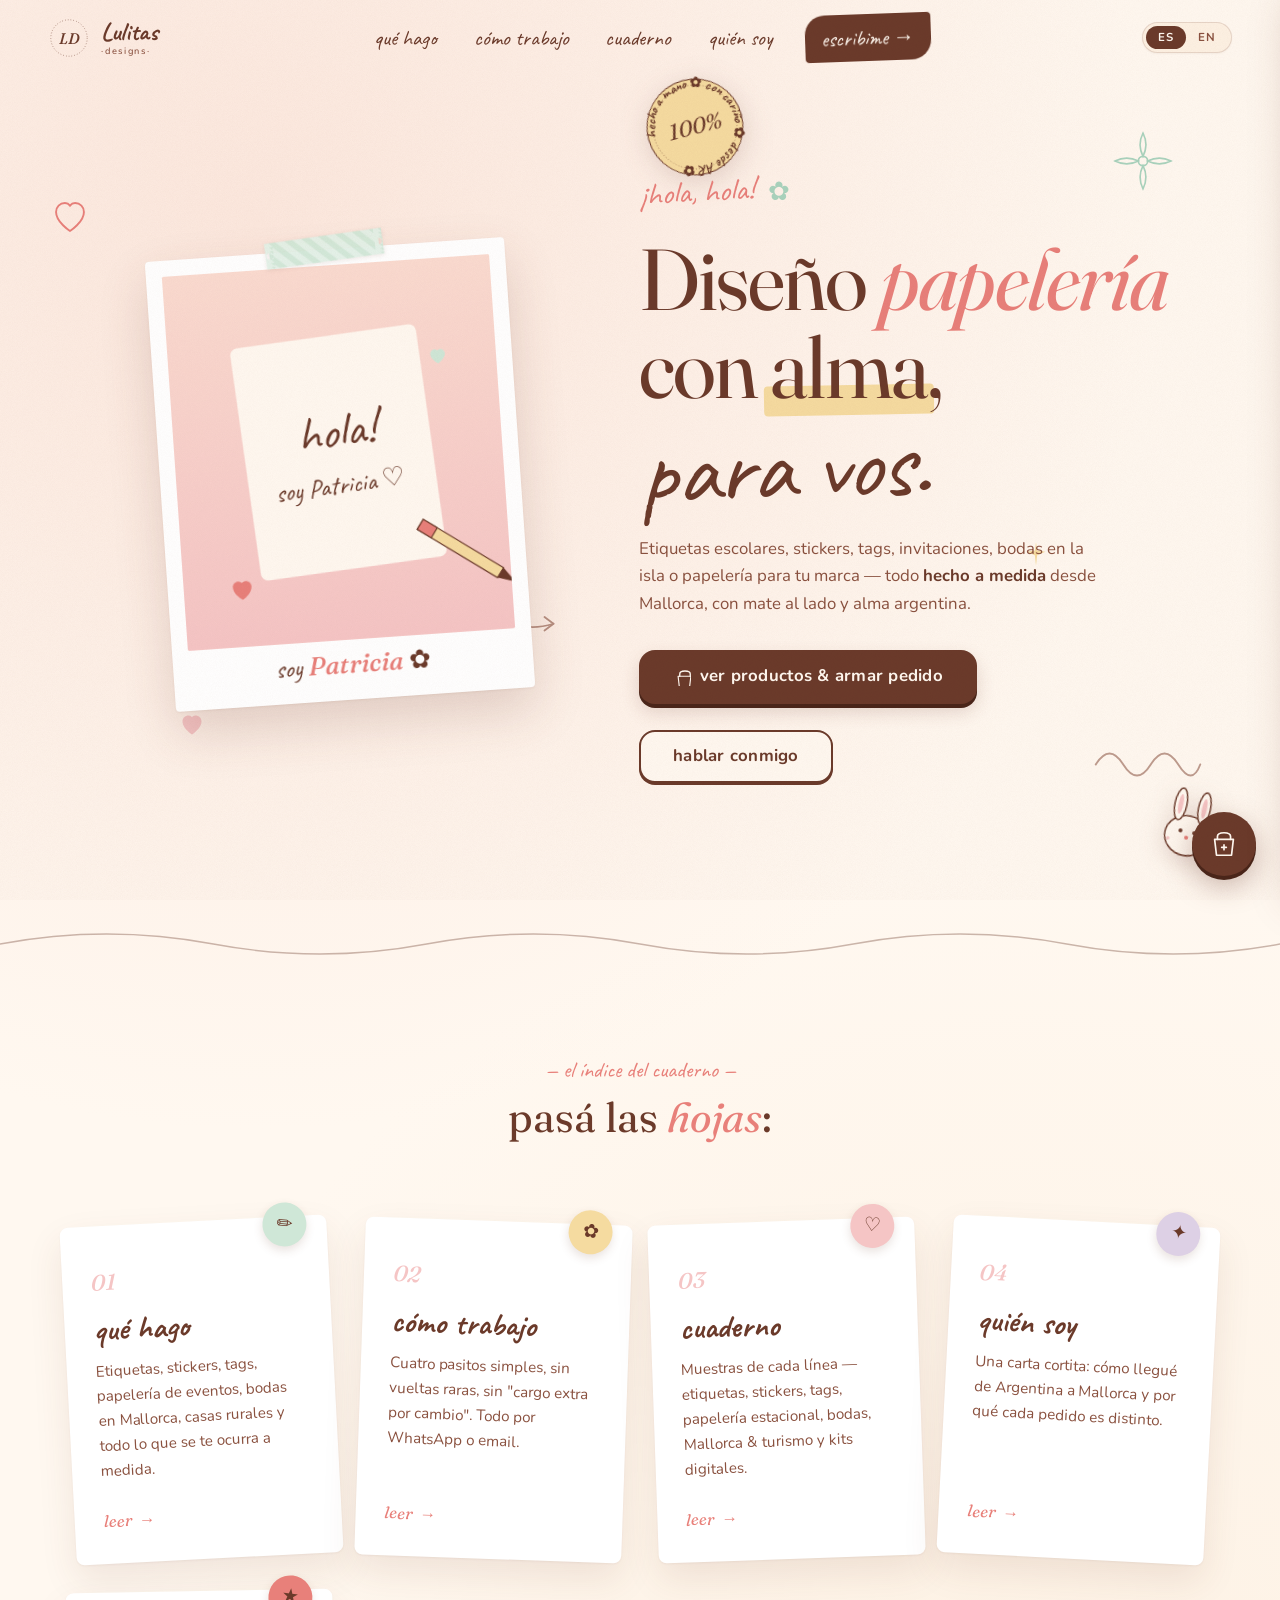
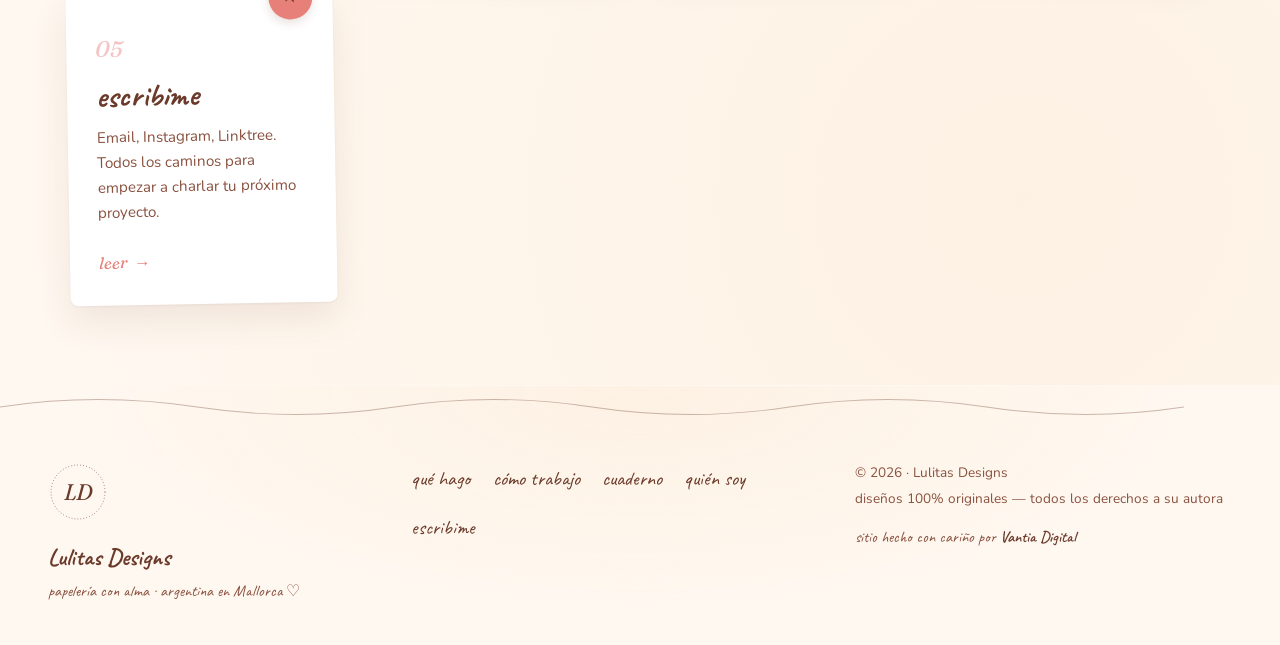
<file: index.html>
<!doctype html>
<html lang="es">
<head>
  <meta charset="utf-8" />
  <meta name="viewport" content="width=device-width, initial-scale=1, viewport-fit=cover" />
  <title>Lulitas Designs · Papelería con alma</title>
  <meta name="description" content="Papelería imprimible y digital hecha a medida — desde Mallorca con alma argentina. Etiquetas escolares, stickers, tags, bodas, casas rurales y diseños personalizados. Por Patricia." />
  <meta name="theme-color" content="#fff8f0" />

  <meta property="og:type" content="website" />
  <meta property="og:title" content="Lulitas Designs · Papelería con alma" />
  <meta property="og:description" content="Papelería imprimible y digital, hecha a medida con cariño." />
  <meta property="og:locale" content="es_AR" />

  <link rel="icon" type="image/svg+xml" href="assets/images/favicon.svg" />
  <link rel="apple-touch-icon" href="assets/images/favicon.svg" />

  <link rel="preconnect" href="https://fonts.googleapis.com" />
  <link rel="preconnect" href="https://fonts.gstatic.com" crossorigin />
  <link rel="stylesheet" href="https://fonts.googleapis.com/css2?family=Caveat:wght@400;500;600;700&family=Fraunces:ital,opsz,wght@0,9..144,400;0,9..144,500;1,9..144,400;1,9..144,500&family=Nunito:wght@300;400;500;600;700&display=swap" />

  <link rel="stylesheet" href="assets/css/main.css?v=3" />
  <link rel="stylesheet" href="assets/css/animations.css?v=3" />
</head>
<body data-page="home">

  <div class="loader" id="loader" aria-hidden="true">
    <div class="loader-heart" aria-hidden="true">
      <svg viewBox="0 0 64 64">
        <path d="M32 56s-22-14-22-30c0-8 6-14 14-14 5 0 8 3 8 3s3-3 8-3c8 0 14 6 14 14 0 16-22 30-22 30z"
              fill="#f5c5c5" stroke="#6b3a2a" stroke-width="1.4"/>
        <text x="32" y="32" text-anchor="middle" font-family="Fraunces, serif" font-style="italic" font-size="14" fill="#6b3a2a">LD</text>
      </svg>
    </div>
    <span class="loader-text" data-en="one sec ♡">un momentito ♡</span>
  </div>

  <header class="nav" id="nav">
    <a href="index.html" class="nav-brand" aria-label="Lulitas Designs — inicio">
      <span class="nav-stamp">
        <svg viewBox="0 0 60 60" aria-hidden="true">
          <circle cx="30" cy="30" r="26" fill="none" stroke="currentColor" stroke-width=".9" stroke-dasharray="1 3"/>
          <text x="30" y="38" text-anchor="middle" font-family="Fraunces, serif" font-style="italic" font-weight="500" font-size="22" fill="currentColor">LD</text>
        </svg>
      </span>
      <span class="nav-name">
        <em>Lulitas</em>
        <span>·Designs·</span>
      </span>
    </a>

    <nav class="nav-links" aria-label="Navegación principal" data-en-aria-label="Main navigation">
      <a href="pages/servicios.html" data-en="what I do">qué hago</a>
      <a href="pages/proceso.html" data-en="how I work">cómo trabajo</a>
      <a href="pages/portfolio.html" data-en="notebook">cuaderno</a>
      <a href="pages/sobre.html" data-en="about me">quién soy</a>
      <a href="pages/contacto.html" class="nav-link-cta" data-en="say hello →">escribime →</a>
    </nav>

    <div class="nav-end">
      <div class="lang-toggle" role="group" aria-label="Idioma" data-en-aria-label="Language">
        <button class="lang-btn is-active" type="button" data-lang="es" aria-pressed="true">ES</button>
        <button class="lang-btn" type="button" data-lang="en" aria-pressed="false">EN</button>
      </div>
      <button class="nav-burger" id="navBurger" aria-label="Abrir menú" data-en-aria-label="Open menu" aria-expanded="false">
        <span></span><span></span><span></span>
      </button>
    </div>
  </header>

  <div class="drawer" id="drawer" aria-hidden="true">
    <nav class="drawer-links">
      <a href="pages/servicios.html" data-en="what I do">qué hago</a>
      <a href="pages/proceso.html" data-en="how I work">cómo trabajo</a>
      <a href="pages/portfolio.html" data-en="notebook">cuaderno</a>
      <a href="pages/sobre.html" data-en="about me">quién soy</a>
      <a href="pages/contacto.html" data-en="say hello ♡">escribime ♡</a>
    </nav>
    <div class="drawer-foot">
      <a href="https://www.instagram.com/lulitas.designs/" target="_blank" rel="noopener">@lulitas.designs</a>
      <a href="mailto:lulitasdesigns@gmail.com" data-en="email">email</a>
    </div>
  </div>

  <main>

    <!-- ============================================================ -->
    <!-- HERO – Collage tipo carta                                      -->
    <!-- ============================================================ -->
    <section class="hero">
      <svg class="doodle doodle-flor-1" viewBox="0 0 60 60" aria-hidden="true">
        <g fill="none" stroke="currentColor" stroke-width="1.4" stroke-linecap="round">
          <circle cx="30" cy="30" r="4"/>
          <path d="M30 6 Q35 16 30 26 Q25 16 30 6Z"/>
          <path d="M54 30 Q44 35 34 30 Q44 25 54 30Z"/>
          <path d="M30 54 Q35 44 30 34 Q25 44 30 54Z"/>
          <path d="M6 30 Q16 35 26 30 Q16 25 6 30Z"/>
        </g>
      </svg>
      <svg class="doodle doodle-heart-1" viewBox="0 0 30 30" aria-hidden="true">
        <path d="M15 26s-11-7-11-15c0-4 3-7 7-7 2.5 0 4 2 4 2s1.5-2 4-2c4 0 7 3 7 7 0 8-11 15-11 15z"
              fill="none" stroke="currentColor" stroke-width="1.5"/>
      </svg>
      <svg class="doodle doodle-heart-2" viewBox="0 0 30 30" aria-hidden="true">
        <path d="M15 26s-11-7-11-15c0-4 3-7 7-7 2.5 0 4 2 4 2s1.5-2 4-2c4 0 7 3 7 7 0 8-11 15-11 15z"
              fill="currentColor"/>
      </svg>
      <svg class="doodle doodle-star-1" viewBox="0 0 24 24" aria-hidden="true">
        <path d="M12 2 L13 9 L20 10 L13 13 L12 22 L11 13 L4 10 L11 9 Z" fill="currentColor"/>
      </svg>
      <svg class="doodle doodle-swirl-1" viewBox="0 0 80 40" aria-hidden="true">
        <path d="M2 20 Q12 4 22 20 Q32 36 42 20 Q52 4 62 20 Q72 36 78 20" fill="none" stroke="currentColor" stroke-width="1.4" stroke-linecap="round"/>
      </svg>
      <svg class="doodle doodle-arrow" viewBox="0 0 80 60" aria-hidden="true">
        <path d="M4 14 Q20 50 60 38" fill="none" stroke="currentColor" stroke-width="1.6" stroke-linecap="round"/>
        <path d="M52 32 L60 38 L52 44" fill="none" stroke="currentColor" stroke-width="1.6" stroke-linecap="round" stroke-linejoin="round"/>
      </svg>

      <div class="hero-collage">

        <div class="hero-polaroid">
          <span class="washi washi-mint" aria-hidden="true"></span>
          <div class="polaroid-image">
            <svg viewBox="0 0 280 320" aria-hidden="true">
              <defs>
                <linearGradient id="pol1" x1="0" y1="0" x2="0" y2="1">
                  <stop offset="0%" stop-color="#fadbd0"/>
                  <stop offset="100%" stop-color="#f5c5c5"/>
                </linearGradient>
              </defs>
              <rect width="280" height="320" fill="url(#pol1)"/>
              <rect x="60" y="60" width="160" height="200" rx="6" fill="#fff8f0" transform="rotate(-4 140 160)"/>
              <text x="140" y="155" text-anchor="middle" font-family="Caveat, cursive" font-size="42" fill="#6b3a2a" transform="rotate(-4 140 155)">hola!</text>
              <text x="140" y="195" text-anchor="middle" font-family="Caveat, cursive" font-size="22" fill="#6b3a2a" transform="rotate(-4 140 195)">soy Patricia ♡</text>
              <g transform="rotate(35 220 240)">
                <rect x="200" y="232" width="80" height="10" fill="#f5dba0" stroke="#6b3a2a" stroke-width="1"/>
                <polygon points="280,232 295,237 280,242" fill="#6b3a2a"/>
                <rect x="200" y="232" width="14" height="10" fill="#e8807a" stroke="#6b3a2a" stroke-width="1"/>
              </g>
              <path d="M50 280s-8-5-8-11c0-3 2-5 5-5 1.5 0 2.5 1 3 1.5.5-.5 1.5-1.5 3-1.5 3 0 5 2 5 5 0 6-8 11-8 11z" fill="#e8807a"/>
              <path d="M230 90s-6-4-6-8c0-2 1.5-4 4-4 1 0 2 .8 2 1.2.5-.4 1.5-1.2 2.5-1.2 2.5 0 4 2 4 4 0 4-6 8-6 8z" fill="#cfe7d7"/>
            </svg>
          </div>
          <span class="polaroid-caption" data-en="I'm <em>Patricia</em> ✿">soy <em>Patricia</em> ✿</span>
        </div>

        <div class="hero-letter">
          <p class="hero-hi">
            <span class="hi-hand" data-en="hi there!">¡hola, hola!</span>
            <span class="hi-icon">✿</span>
          </p>
          <h1 class="hero-title" data-en="I design <em>stationery</em><br/>with <span class=&quot;hero-underline&quot;>soul</span>,<br/><span class=&quot;script&quot;>just for you.</span>">
            Diseño <em>papelería</em><br/>
            con <span class="hero-underline">alma</span>,<br/>
            <span class="script">para vos.</span>
          </h1>
          <p class="hero-text" data-en="School labels, stickers, tags, invitations, island weddings or stationery for your brand — all <strong>custom-made</strong> from Mallorca, with mate alongside and Argentine soul.">
            Etiquetas escolares, stickers, tags, invitaciones,
            bodas en la isla o papelería para tu marca — todo
            <strong>hecho a medida</strong> desde Mallorca,
            con mate al lado y alma argentina.
          </p>

          <div class="hero-actions">
            <a href="pages/portfolio.html" class="btn btn-primary btn-big">
              <svg viewBox="0 0 24 24" aria-hidden="true">
                <path d="M9 11 L9 8 Q9 4 16 4 Q23 4 23 8 L23 11" fill="none" stroke="currentColor" stroke-width="1.8" stroke-linecap="round"/>
                <path d="M6 11 L26 11 L24 28 L8 28 Z" fill="none" stroke="currentColor" stroke-width="1.8" stroke-linejoin="round" transform="scale(.85) translate(2,2)"/>
              </svg>
              <span data-en="browse products &amp; start order">ver productos &amp; armar pedido</span>
            </a>
            <a href="pages/contacto.html" class="btn btn-secondary btn-big" data-en="let's talk">
              hablar conmigo
            </a>
          </div>
        </div>
      </div>

      <span class="sticker sticker-bunny" aria-hidden="true">
        <svg viewBox="0 0 80 80">
          <ellipse cx="40" cy="52" rx="22" ry="20" fill="#fff8f0" stroke="#6b3a2a" stroke-width="1.4"/>
          <ellipse cx="28" cy="22" rx="6" ry="16" fill="#fff8f0" stroke="#6b3a2a" stroke-width="1.4"/>
          <ellipse cx="52" cy="22" rx="6" ry="16" fill="#fff8f0" stroke="#6b3a2a" stroke-width="1.4"/>
          <ellipse cx="28" cy="22" rx="2.5" ry="10" fill="#f5c5c5"/>
          <ellipse cx="52" cy="22" rx="2.5" ry="10" fill="#f5c5c5"/>
          <circle cx="33" cy="48" r="2" fill="#6b3a2a"/>
          <circle cx="47" cy="48" r="2" fill="#6b3a2a"/>
          <circle cx="40" cy="54" r="2" fill="#e8807a"/>
          <circle cx="22" cy="58" r="1.8" fill="#f5c5c5"/>
          <circle cx="58" cy="58" r="1.8" fill="#f5c5c5"/>
        </svg>
      </span>

      <span class="badge-round badge-handmade" aria-hidden="true">
        <svg viewBox="0 0 110 110">
          <defs>
            <path id="circletext" d="M55 55 m-40 0 a40 40 0 1 1 80 0 a40 40 0 1 1 -80 0"/>
          </defs>
          <circle cx="55" cy="55" r="48" fill="#f5dba0" stroke="#6b3a2a" stroke-width="1"/>
          <circle cx="55" cy="55" r="42" fill="none" stroke="#6b3a2a" stroke-width=".5" stroke-dasharray="1 2"/>
          <text font-family="Caveat, cursive" font-size="14" fill="#6b3a2a" font-weight="700">
            <textPath href="#circletext" startOffset="0">hecho a mano ✿ con cariño ✿ desde AR ✿ </textPath>
          </text>
          <text x="55" y="62" text-anchor="middle" font-family="Fraunces, serif" font-style="italic" font-size="22" fill="#6b3a2a">100%</text>
        </svg>
      </span>
    </section>

    <svg class="divider divider-wave" viewBox="0 0 1200 40" preserveAspectRatio="none" aria-hidden="true">
      <path d="M0 20 Q100 0 200 20 T400 20 T600 20 T800 20 T1000 20 T1200 20"
            fill="none" stroke="#6b3a2a" stroke-width="1.4" stroke-linecap="round"/>
    </svg>

    <!-- ============================================================ -->
    <!-- ÍNDICE DEL CUADERNO                                            -->
    <!-- ============================================================ -->
    <section class="home-index">
      <header class="home-index-head">
        <p class="eyebrow-script" data-en="— notebook index —">— el índice del cuaderno —</p>
        <h2 data-en="flip through the <em>pages</em>:">pasá las <em>hojas</em>:</h2>
      </header>

      <div class="index-grid">
        <a href="pages/servicios.html" class="index-card">
          <span class="ic-sticker" style="--c:#cfe7d7">✏︎</span>
          <span class="ic-num">01</span>
          <h3 data-en="what I do">qué hago</h3>
          <p data-en="Labels, stickers, tags, event stationery, weddings in Mallorca, rural houses and anything else you can dream up.">Etiquetas, stickers, tags, papelería de eventos, bodas en Mallorca, casas rurales y todo lo que se te ocurra a medida.</p>
          <span class="ic-go" data-en="read <em>→</em>">leer <em>→</em></span>
        </a>

        <a href="pages/proceso.html" class="index-card">
          <span class="ic-sticker" style="--c:#f5dba0">✿</span>
          <span class="ic-num">02</span>
          <h3 data-en="how I work">cómo trabajo</h3>
          <p data-en="Four simple steps, no fuss, no &quot;extra charge per revision&quot;. All by WhatsApp or email.">Cuatro pasitos simples, sin vueltas raras, sin "cargo extra por cambio". Todo por WhatsApp o email.</p>
          <span class="ic-go" data-en="read <em>→</em>">leer <em>→</em></span>
        </a>

        <a href="pages/portfolio.html" class="index-card">
          <span class="ic-sticker" style="--c:#f5c5c5">♡</span>
          <span class="ic-num">03</span>
          <h3 data-en="notebook">cuaderno</h3>
          <p data-en="Samples from each line — labels, stickers, tags, seasonal stationery, weddings, Mallorca &amp; tourism, and digital kits.">Muestras de cada línea — etiquetas, stickers, tags, papelería estacional, bodas, Mallorca &amp; turismo y kits digitales.</p>
          <span class="ic-go" data-en="read <em>→</em>">leer <em>→</em></span>
        </a>

        <a href="pages/sobre.html" class="index-card">
          <span class="ic-sticker" style="--c:#ddd0e5">✦</span>
          <span class="ic-num">04</span>
          <h3 data-en="about me">quién soy</h3>
          <p data-en="A short letter: how I got from Argentina to Mallorca and why every order is unique.">Una carta cortita: cómo llegué de Argentina a Mallorca y por qué cada pedido es distinto.</p>
          <span class="ic-go" data-en="read <em>→</em>">leer <em>→</em></span>
        </a>

        <a href="pages/contacto.html" class="index-card">
          <span class="ic-sticker" style="--c:#e8807a">★</span>
          <span class="ic-num">05</span>
          <h3 data-en="say hello">escribime</h3>
          <p data-en="Email, Instagram, Linktree. Every way to start chatting about your next project.">Email, Instagram, Linktree. Todos los caminos para empezar a charlar tu próximo proyecto.</p>
          <span class="ic-go" data-en="read <em>→</em>">leer <em>→</em></span>
        </a>
      </div>
    </section>

  </main>

  <footer class="footer">
    <svg class="footer-wave" viewBox="0 0 1200 40" preserveAspectRatio="none" aria-hidden="true">
      <path d="M0 20 Q100 0 200 20 T400 20 T600 20 T800 20 T1000 20 T1200 20"
            fill="none" stroke="#6b3a2a" stroke-width="1.2" stroke-linecap="round"/>
    </svg>

    <div class="footer-inner">
      <div class="footer-brand">
        <svg viewBox="0 0 80 80" aria-hidden="true">
          <circle cx="40" cy="40" r="36" fill="none" stroke="currentColor" stroke-width="1" stroke-dasharray="1 3"/>
          <text x="40" y="50" text-anchor="middle" font-family="Fraunces, serif" font-style="italic" font-size="30" fill="currentColor">LD</text>
        </svg>
        <p>
          <em>Lulitas Designs</em><br/>
          <span data-en="stationery with soul · Argentinian in Mallorca ♡">papelería con alma · argentina en Mallorca ♡</span>
        </p>
      </div>

      <nav class="footer-nav">
        <a href="pages/servicios.html" data-en="what I do">qué hago</a>
        <a href="pages/proceso.html" data-en="how I work">cómo trabajo</a>
        <a href="pages/portfolio.html" data-en="notebook">cuaderno</a>
        <a href="pages/sobre.html" data-en="about me">quién soy</a>
        <a href="pages/contacto.html" data-en="say hello">escribime</a>
      </nav>

      <div class="footer-meta">
        <p>© <span id="year">2026</span> · Lulitas Designs</p>
        <p data-en="100% original designs — all rights reserved by the artist">diseños 100% originales — todos los derechos a su autora</p>
        <p class="footer-sig" data-en="site lovingly built by <a href=&quot;https://www.vantia.digital/&quot; rel=&quot;noopener noreferrer&quot; class=&quot;vantia-link&quot;>Vantia Digital</a>">sitio hecho con cariño por <a href="https://www.vantia.digital/" rel="noopener noreferrer" class="vantia-link">Vantia Digital</a></p>
      </div>
    </div>
  </footer>

  <!-- ===== Carrito: FAB flotante + overlay + drawer ===== -->
  <button class="cart-fab" id="cartFab" type="button" aria-label="Ver mi pedido" data-en-aria-label="View my order">
    <svg viewBox="0 0 32 32" aria-hidden="true">
      <path d="M9 11 L9 8 Q9 4 16 4 Q23 4 23 8 L23 11" fill="none" stroke="currentColor" stroke-width="1.8" stroke-linecap="round"/>
      <path d="M6 11 L26 11 L24 28 L8 28 Z" fill="none" stroke="currentColor" stroke-width="1.8" stroke-linejoin="round"/>
      <path d="M16 17 L16 22 M13.5 19.5 L18.5 19.5" stroke="currentColor" stroke-width="1.8" stroke-linecap="round"/>
    </svg>
    <span class="cart-count" id="cartCount" hidden>0</span>
  </button>

  <div class="cart-overlay" id="cartOverlay" aria-hidden="true"></div>

  <aside class="cart-drawer" id="cartDrawer" aria-hidden="true" aria-label="Tu pedido" data-en-aria-label="Your order">
    <header class="cart-head">
      <h2 data-en="your <em>order</em> ♡">tu <em>pedido</em> ♡</h2>
      <button class="cart-close" id="cartClose" type="button" aria-label="Cerrar pedido" data-en-aria-label="Close order">×</button>
    </header>
    <div class="cart-body" id="cartBody"></div>
    <div class="cart-foot">
      <div class="cart-total">
        <span class="cart-total-label" data-en="total">total</span>
        <span class="cart-total-value" id="cartTotalValue">0 piezas</span>
      </div>
      <form class="cart-form" id="cartForm" novalidate>
        <label data-en="your name">tu nombre
          <input type="text" name="name" required autocomplete="name" placeholder="¿cómo te llamás?" data-en-placeholder="what's your name?" />
        </label>
        <label data-en="how to reach you">cómo te contacto
          <input type="text" name="contact" placeholder="whatsapp, email o instagram" data-en-placeholder="whatsapp, email or instagram" />
        </label>
        <label data-en="anything else">algo más
          <textarea name="notes" placeholder="contame fechas, cantidades, ideas..." data-en-placeholder="dates, quantities, ideas..."></textarea>
        </label>
        <button type="submit" class="cart-submit" id="cartSubmit" disabled>
          <svg viewBox="0 0 24 24" aria-hidden="true">
            <path d="M3 6h18v12H3z M3 6l9 7 9-7" fill="none" stroke="currentColor" stroke-width="1.8" stroke-linejoin="round"/>
          </svg>
          <span data-en="send order by email">enviar pedido por email</span>
        </button>
        <button type="button" class="cart-clear" id="cartClear" data-en="clear order">vaciar pedido</button>
        <p class="cart-note" data-en="I'll open your mail client with everything ready.<br/>You review &amp; send ♡">Te abro el cliente de mail con todo armado.<br/>Vos revisás y mandás ♡</p>
      </form>
    </div>
  </aside>

  <script src="assets/js/i18n.js?v=1" defer></script>
  <script src="assets/js/main.js?v=3" defer></script>
  <script src="assets/js/animations.js?v=3" defer></script>
  <script src="assets/js/cart.js?v=2" defer></script>
</body>
</html>
</file>
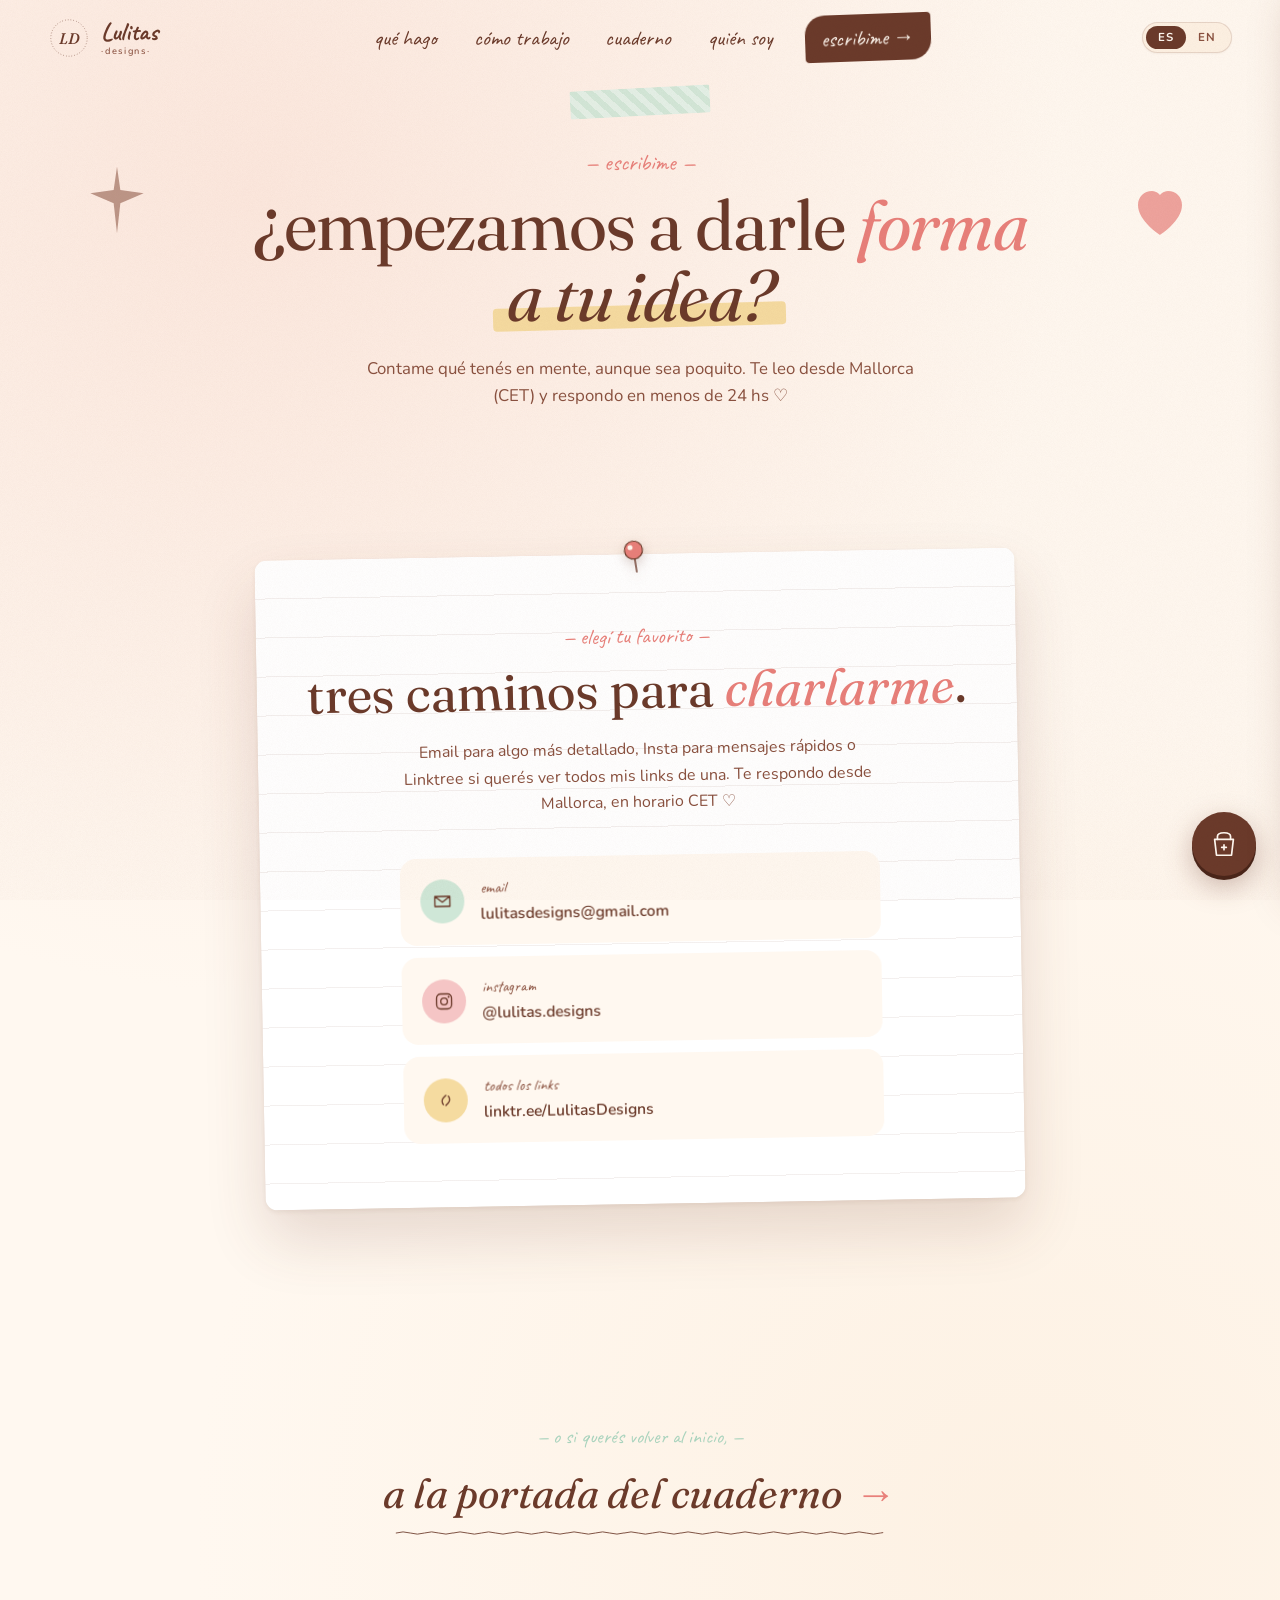
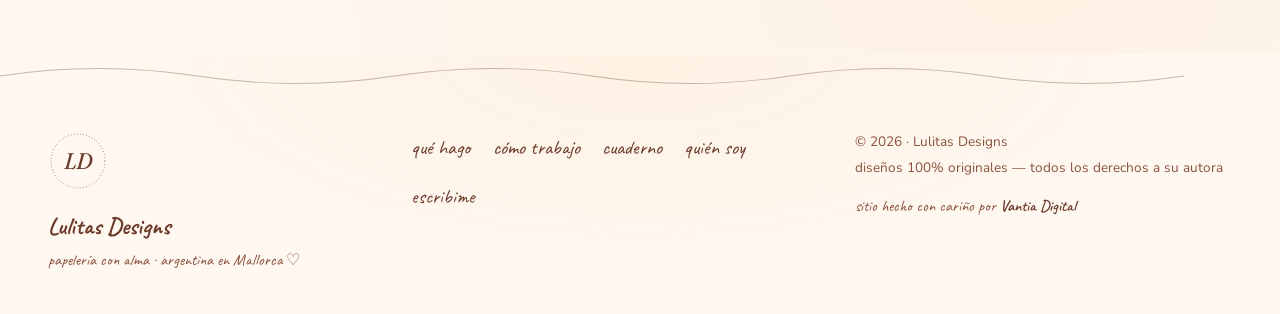
<file: pages/contacto.html>
<!doctype html>
<html lang="es">
<head>
  <meta charset="utf-8" />
  <meta name="viewport" content="width=device-width, initial-scale=1, viewport-fit=cover" />
  <title>Escribime · Lulitas Designs</title>
  <meta name="description" content="Escribime por email, Instagram o Linktree. Te respondo en menos de 24 hs con muchas ganas de empezar tu proyecto." />
  <meta name="theme-color" content="#fff8f0" />
  <link rel="icon" type="image/svg+xml" href="../assets/images/favicon.svg" />
  <link rel="preconnect" href="https://fonts.googleapis.com" />
  <link rel="preconnect" href="https://fonts.gstatic.com" crossorigin />
  <link rel="stylesheet" href="https://fonts.googleapis.com/css2?family=Caveat:wght@400;500;600;700&family=Fraunces:ital,opsz,wght@0,9..144,400;0,9..144,500;1,9..144,400;1,9..144,500&family=Nunito:wght@300;400;500;600;700&display=swap" />
  <link rel="stylesheet" href="../assets/css/main.css?v=3" />
  <link rel="stylesheet" href="../assets/css/animations.css?v=3" />
</head>
<body data-page="contacto">

  <div class="loader" id="loader" aria-hidden="true">
    <div class="loader-heart" aria-hidden="true">
      <svg viewBox="0 0 64 64">
        <path d="M32 56s-22-14-22-30c0-8 6-14 14-14 5 0 8 3 8 3s3-3 8-3c8 0 14 6 14 14 0 16-22 30-22 30z"
              fill="#f5c5c5" stroke="#6b3a2a" stroke-width="1.4"/>
        <text x="32" y="32" text-anchor="middle" font-family="Fraunces, serif" font-style="italic" font-size="14" fill="#6b3a2a">LD</text>
      </svg>
    </div>
    <span class="loader-text" data-en="one sec ♡">un momentito ♡</span>
  </div>

  <header class="nav" id="nav">
    <a href="../index.html" class="nav-brand" aria-label="Lulitas Designs — inicio">
      <span class="nav-stamp">
        <svg viewBox="0 0 60 60" aria-hidden="true">
          <circle cx="30" cy="30" r="26" fill="none" stroke="currentColor" stroke-width=".9" stroke-dasharray="1 3"/>
          <text x="30" y="38" text-anchor="middle" font-family="Fraunces, serif" font-style="italic" font-weight="500" font-size="22" fill="currentColor">LD</text>
        </svg>
      </span>
      <span class="nav-name">
        <em>Lulitas</em>
        <span>·Designs·</span>
      </span>
    </a>

    <nav class="nav-links" aria-label="Navegación principal" data-en-aria-label="Main navigation">
      <a href="servicios.html" data-en="what I do">qué hago</a>
      <a href="proceso.html" data-en="how I work">cómo trabajo</a>
      <a href="portfolio.html" data-en="notebook">cuaderno</a>
      <a href="sobre.html" data-en="about me">quién soy</a>
      <a href="contacto.html" class="nav-link-cta" data-en="say hello →">escribime →</a>
    </nav>

    <div class="nav-end">
      <div class="lang-toggle" role="group" aria-label="Idioma" data-en-aria-label="Language">
        <button class="lang-btn is-active" type="button" data-lang="es" aria-pressed="true">ES</button>
        <button class="lang-btn" type="button" data-lang="en" aria-pressed="false">EN</button>
      </div>
      <button class="nav-burger" id="navBurger" aria-label="Abrir menú" data-en-aria-label="Open menu" aria-expanded="false">
        <span></span><span></span><span></span>
      </button>
    </div>
  </header>

  <div class="drawer" id="drawer" aria-hidden="true">
    <nav class="drawer-links">
      <a href="servicios.html" data-en="what I do">qué hago</a>
      <a href="proceso.html" data-en="how I work">cómo trabajo</a>
      <a href="portfolio.html" data-en="notebook">cuaderno</a>
      <a href="sobre.html" data-en="about me">quién soy</a>
      <a href="contacto.html" data-en="say hello ♡">escribime ♡</a>
    </nav>
    <div class="drawer-foot">
      <a href="https://www.instagram.com/lulitas.designs/" target="_blank" rel="noopener">@lulitas.designs</a>
      <a href="mailto:lulitasdesigns@gmail.com" data-en="email">email</a>
    </div>
  </div>

  <main>

    <section class="page-hero">
      <span class="ph-tape" aria-hidden="true"></span>
      <svg class="ph-doodle ph-doodle-1" viewBox="0 0 24 24" aria-hidden="true">
        <path d="M12 2 L13 9 L20 10 L13 13 L12 22 L11 13 L4 10 L11 9 Z" fill="currentColor"/>
      </svg>
      <svg class="ph-doodle ph-doodle-2" viewBox="0 0 30 30" aria-hidden="true">
        <path d="M15 26s-11-7-11-15c0-4 3-7 7-7 2.5 0 4 2 4 2s1.5-2 4-2c4 0 7 3 7 7 0 8-11 15-11 15z" fill="currentColor"/>
      </svg>
      <p class="ph-eyebrow" data-en="— say hello —">— escribime —</p>
      <h1 class="ph-title" data-en="shall we start <em>shaping</em><br/><span class=&quot;hl&quot;>your idea?</span>">
        ¿empezamos a darle <em>forma</em><br/>
        <span class="hl">a tu idea?</span>
      </h1>
      <p class="ph-sub" data-en="Tell me what you have in mind, even just a little. I read from Mallorca (CET) and reply within 24 hrs ♡">
        Contame qué tenés en mente, aunque sea poquito. Te leo
        desde Mallorca (CET) y respondo en menos de 24 hs ♡
      </p>
    </section>

    <section class="contact">

      <div class="note">
        <span class="note-pin" aria-hidden="true">
          <svg viewBox="0 0 40 40">
            <circle cx="20" cy="14" r="9" fill="#e8807a" stroke="#6b3a2a" stroke-width="1.2"/>
            <circle cx="17" cy="11" r="2.5" fill="#fff8f0"/>
            <path d="M20 23 L20 36" stroke="#6b3a2a" stroke-width="1.4" stroke-linecap="round"/>
          </svg>
        </span>

        <p class="note-eyebrow" data-en="— pick your favourite —">— elegí tu favorito —</p>
        <h2 class="note-title" data-en="three ways to <em>chat with me</em>.">
          tres caminos para <em>charlarme</em>.
        </h2>
        <p class="note-text" data-en="Email for something more detailed, Insta for quick messages, or Linktree if you want all my links at once. I reply from Mallorca, in CET ♡">
          Email para algo más detallado, Insta para mensajes rápidos
          o Linktree si querés ver todos mis links de una. Te respondo
          desde Mallorca, en horario CET ♡
        </p>

        <div class="note-channels">
          <a href="mailto:lulitasdesigns@gmail.com" class="channel">
            <span class="channel-circle" style="--c:#cfe7d7" aria-hidden="true">
              <svg viewBox="0 0 24 24"><path d="M3 6h18v12H3z M3 6l9 7 9-7" fill="none" stroke="currentColor" stroke-width="1.6" stroke-linejoin="round"/></svg>
            </span>
            <div>
              <span class="channel-label" data-en="email">email</span>
              <strong>lulitasdesigns@gmail.com</strong>
            </div>
          </a>

          <a href="https://www.instagram.com/lulitas.designs/" target="_blank" rel="noopener" class="channel">
            <span class="channel-circle" style="--c:#f5c5c5" aria-hidden="true">
              <svg viewBox="0 0 24 24"><rect x="3" y="3" width="18" height="18" rx="5" fill="none" stroke="currentColor" stroke-width="1.6"/><circle cx="12" cy="12" r="4" fill="none" stroke="currentColor" stroke-width="1.6"/><circle cx="17.5" cy="6.5" r="1.2" fill="currentColor"/></svg>
            </span>
            <div>
              <span class="channel-label" data-en="instagram">instagram</span>
              <strong>@lulitas.designs</strong>
            </div>
          </a>

          <a href="https://linktr.ee/LulitasDesigns" target="_blank" rel="noopener" class="channel">
            <span class="channel-circle" style="--c:#f5dba0" aria-hidden="true">
              <svg viewBox="0 0 24 24"><path d="M9 17c-2-2-2-6 0-8l3-3M15 7c2 2 2 6 0 8l-3 3" fill="none" stroke="currentColor" stroke-width="1.6" stroke-linecap="round"/></svg>
            </span>
            <div>
              <span class="channel-label" data-en="all the links">todos los links</span>
              <strong>linktr.ee/LulitasDesigns</strong>
            </div>
          </a>
        </div>
      </div>

    </section>

    <section class="nextpage">
      <p class="nextpage-eyebrow" data-en="— or if you'd like to go back, —">— o si querés volver al inicio, —</p>
      <a href="../index.html" class="nextpage-link">
        <span data-en="to the notebook cover">a la portada del cuaderno</span> <span class="arrow">→</span>
      </a>
    </section>

  </main>

  <footer class="footer">
    <svg class="footer-wave" viewBox="0 0 1200 40" preserveAspectRatio="none" aria-hidden="true">
      <path d="M0 20 Q100 0 200 20 T400 20 T600 20 T800 20 T1000 20 T1200 20"
            fill="none" stroke="#6b3a2a" stroke-width="1.2" stroke-linecap="round"/>
    </svg>
    <div class="footer-inner">
      <div class="footer-brand">
        <svg viewBox="0 0 80 80" aria-hidden="true">
          <circle cx="40" cy="40" r="36" fill="none" stroke="currentColor" stroke-width="1" stroke-dasharray="1 3"/>
          <text x="40" y="50" text-anchor="middle" font-family="Fraunces, serif" font-style="italic" font-size="30" fill="currentColor">LD</text>
        </svg>
        <p><em>Lulitas Designs</em><br/><span data-en="stationery with soul · Argentinian in Mallorca ♡">papelería con alma · argentina en Mallorca ♡</span></p>
      </div>
      <nav class="footer-nav">
        <a href="servicios.html" data-en="what I do">qué hago</a>
        <a href="proceso.html" data-en="how I work">cómo trabajo</a>
        <a href="portfolio.html" data-en="notebook">cuaderno</a>
        <a href="sobre.html" data-en="about me">quién soy</a>
        <a href="contacto.html" data-en="say hello">escribime</a>
      </nav>
      <div class="footer-meta">
        <p>© <span id="year">2026</span> · Lulitas Designs</p>
        <p data-en="100% original designs — all rights reserved by the artist">diseños 100% originales — todos los derechos a su autora</p>
        <p class="footer-sig" data-en="site lovingly built by <a href=&quot;https://www.vantia.digital/&quot; rel=&quot;noopener noreferrer&quot; class=&quot;vantia-link&quot;>Vantia Digital</a>">sitio hecho con cariño por <a href="https://www.vantia.digital/" rel="noopener noreferrer" class="vantia-link">Vantia Digital</a></p>
      </div>
    </div>
  </footer>

  <!-- ===== Carrito: FAB flotante + overlay + drawer ===== -->
  <button class="cart-fab" id="cartFab" type="button" aria-label="Ver mi pedido" data-en-aria-label="View my order">
    <svg viewBox="0 0 32 32" aria-hidden="true">
      <path d="M9 11 L9 8 Q9 4 16 4 Q23 4 23 8 L23 11" fill="none" stroke="currentColor" stroke-width="1.8" stroke-linecap="round"/>
      <path d="M6 11 L26 11 L24 28 L8 28 Z" fill="none" stroke="currentColor" stroke-width="1.8" stroke-linejoin="round"/>
      <path d="M16 17 L16 22 M13.5 19.5 L18.5 19.5" stroke="currentColor" stroke-width="1.8" stroke-linecap="round"/>
    </svg>
    <span class="cart-count" id="cartCount" hidden>0</span>
  </button>

  <div class="cart-overlay" id="cartOverlay" aria-hidden="true"></div>

  <aside class="cart-drawer" id="cartDrawer" aria-hidden="true" aria-label="Tu pedido" data-en-aria-label="Your order">
    <header class="cart-head">
      <h2 data-en="your <em>order</em> ♡">tu <em>pedido</em> ♡</h2>
      <button class="cart-close" id="cartClose" type="button" aria-label="Cerrar pedido" data-en-aria-label="Close order">×</button>
    </header>
    <div class="cart-body" id="cartBody"></div>
    <div class="cart-foot">
      <div class="cart-total">
        <span class="cart-total-label" data-en="total">total</span>
        <span class="cart-total-value" id="cartTotalValue">0 piezas</span>
      </div>
      <form class="cart-form" id="cartForm" novalidate>
        <label data-en="your name">tu nombre
          <input type="text" name="name" required autocomplete="name" placeholder="¿cómo te llamás?" data-en-placeholder="what's your name?" />
        </label>
        <label data-en="how to reach you">cómo te contacto
          <input type="text" name="contact" placeholder="whatsapp, email o instagram" data-en-placeholder="whatsapp, email or instagram" />
        </label>
        <label data-en="anything else">algo más
          <textarea name="notes" placeholder="contame fechas, cantidades, ideas..." data-en-placeholder="dates, quantities, ideas..."></textarea>
        </label>
        <button type="submit" class="cart-submit" id="cartSubmit" disabled>
          <svg viewBox="0 0 24 24" aria-hidden="true">
            <path d="M3 6h18v12H3z M3 6l9 7 9-7" fill="none" stroke="currentColor" stroke-width="1.8" stroke-linejoin="round"/>
          </svg>
          <span data-en="send order by email">enviar pedido por email</span>
        </button>
        <button type="button" class="cart-clear" id="cartClear" data-en="clear order">vaciar pedido</button>
        <p class="cart-note" data-en="I'll open your mail client with everything ready.<br/>You review &amp; send ♡">Te abro el cliente de mail con todo armado.<br/>Vos revisás y mandás ♡</p>
      </form>
    </div>
  </aside>

  <script src="../assets/js/i18n.js?v=1" defer></script>
  <script src="../assets/js/main.js?v=3" defer></script>
  <script src="../assets/js/animations.js?v=3" defer></script>
  <script src="../assets/js/cart.js?v=2" defer></script>
</body>
</html>
</file>
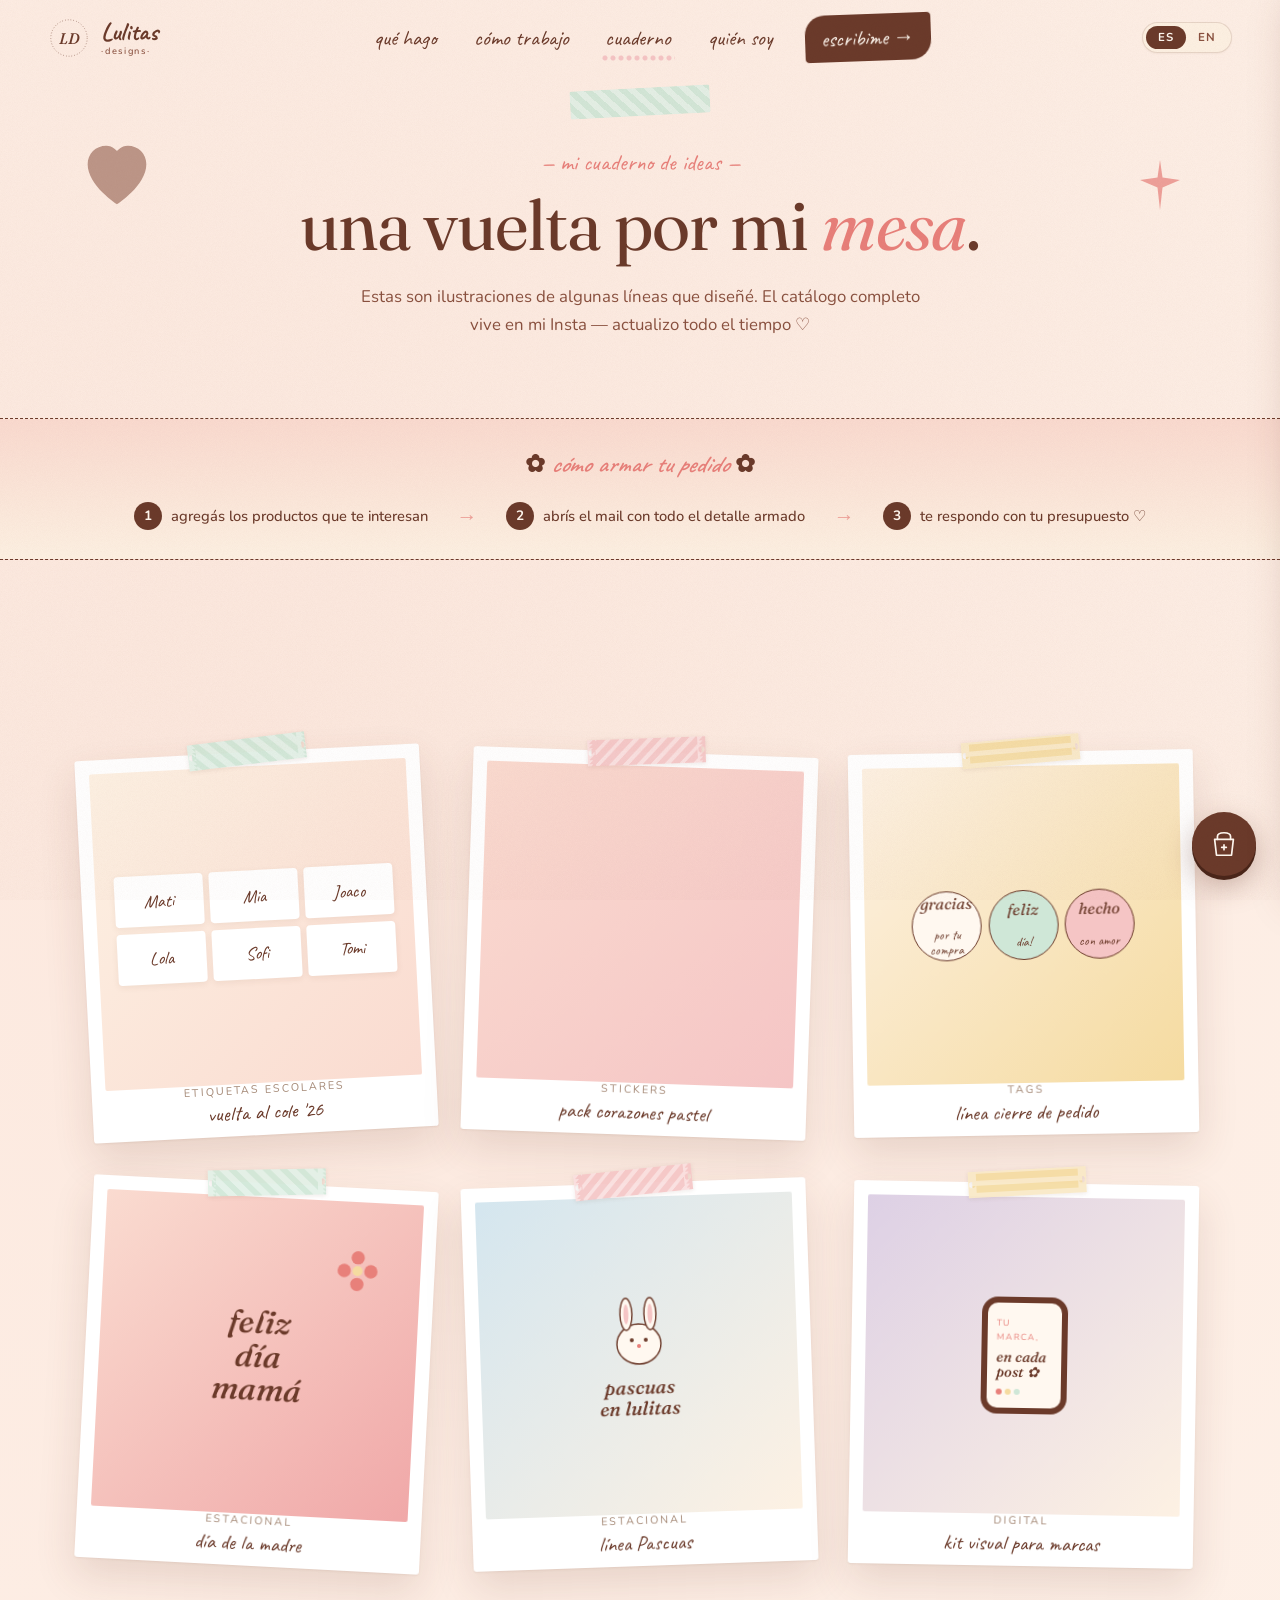
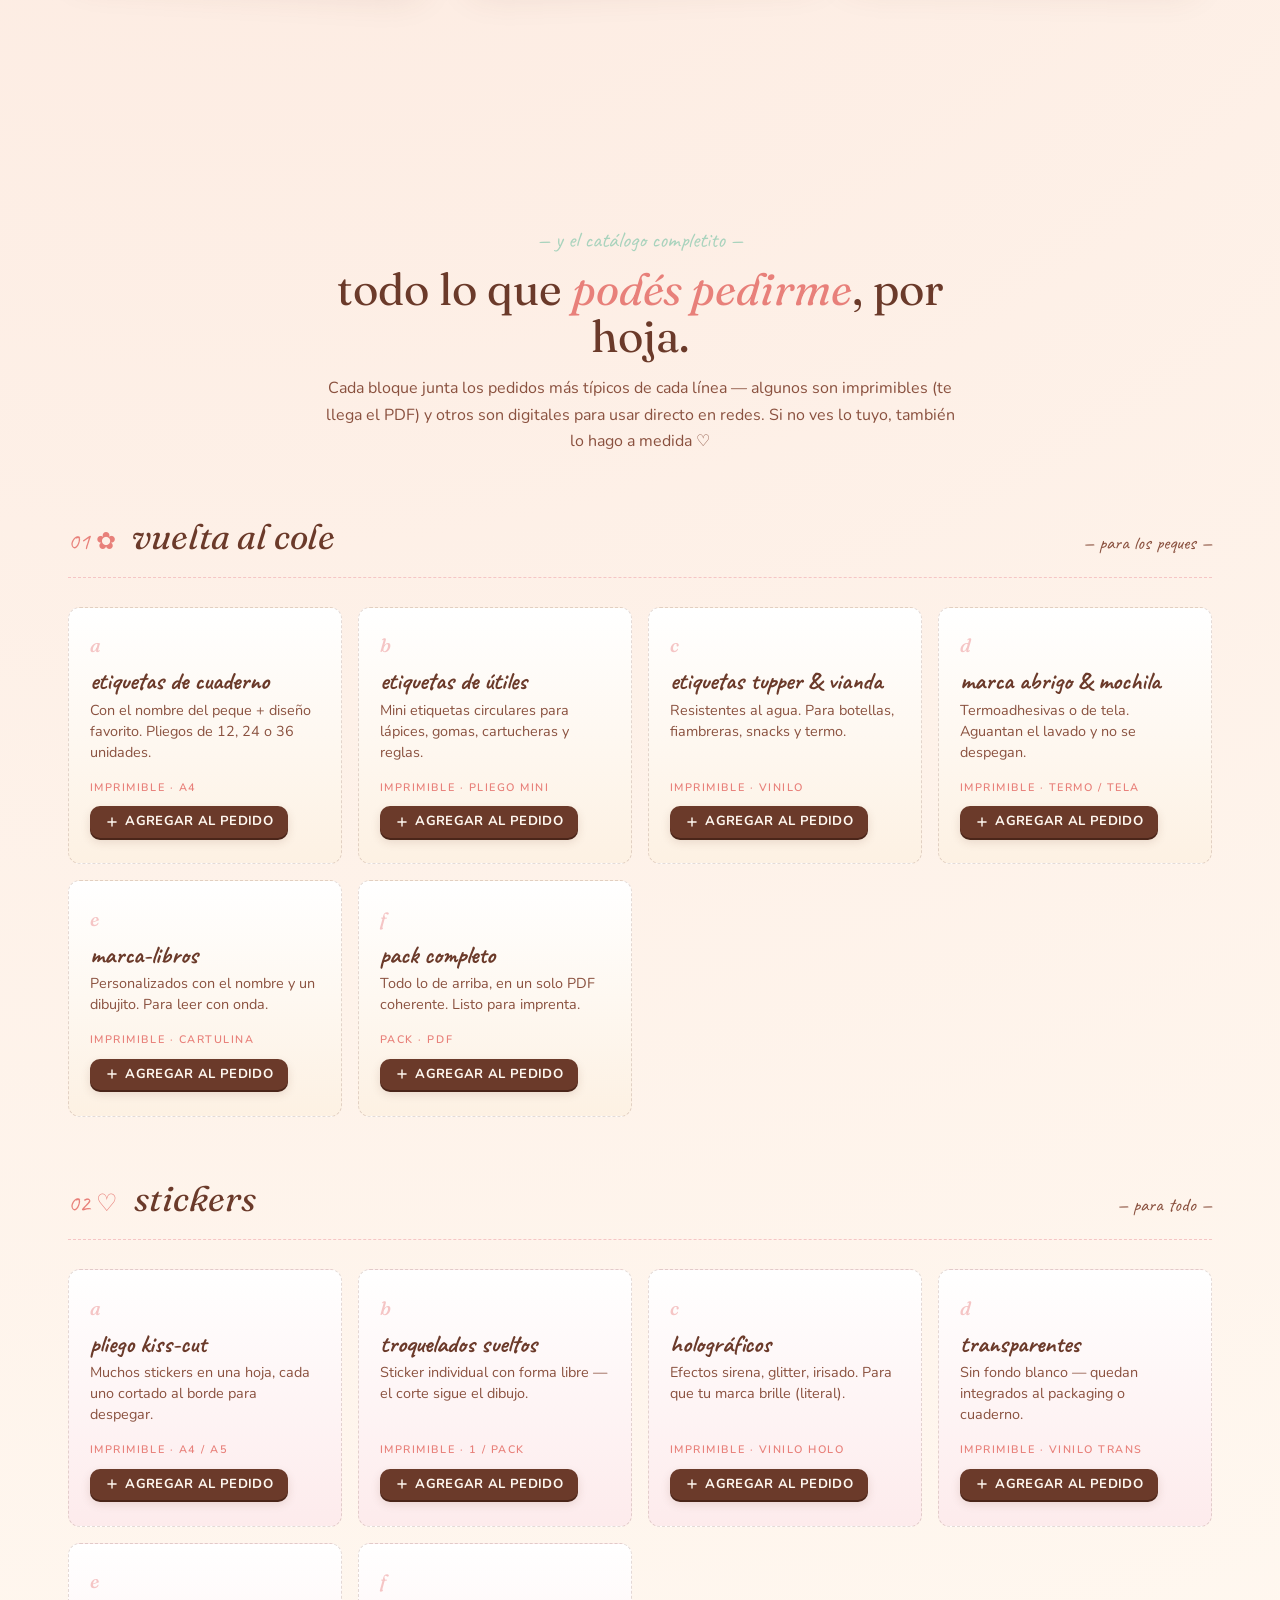
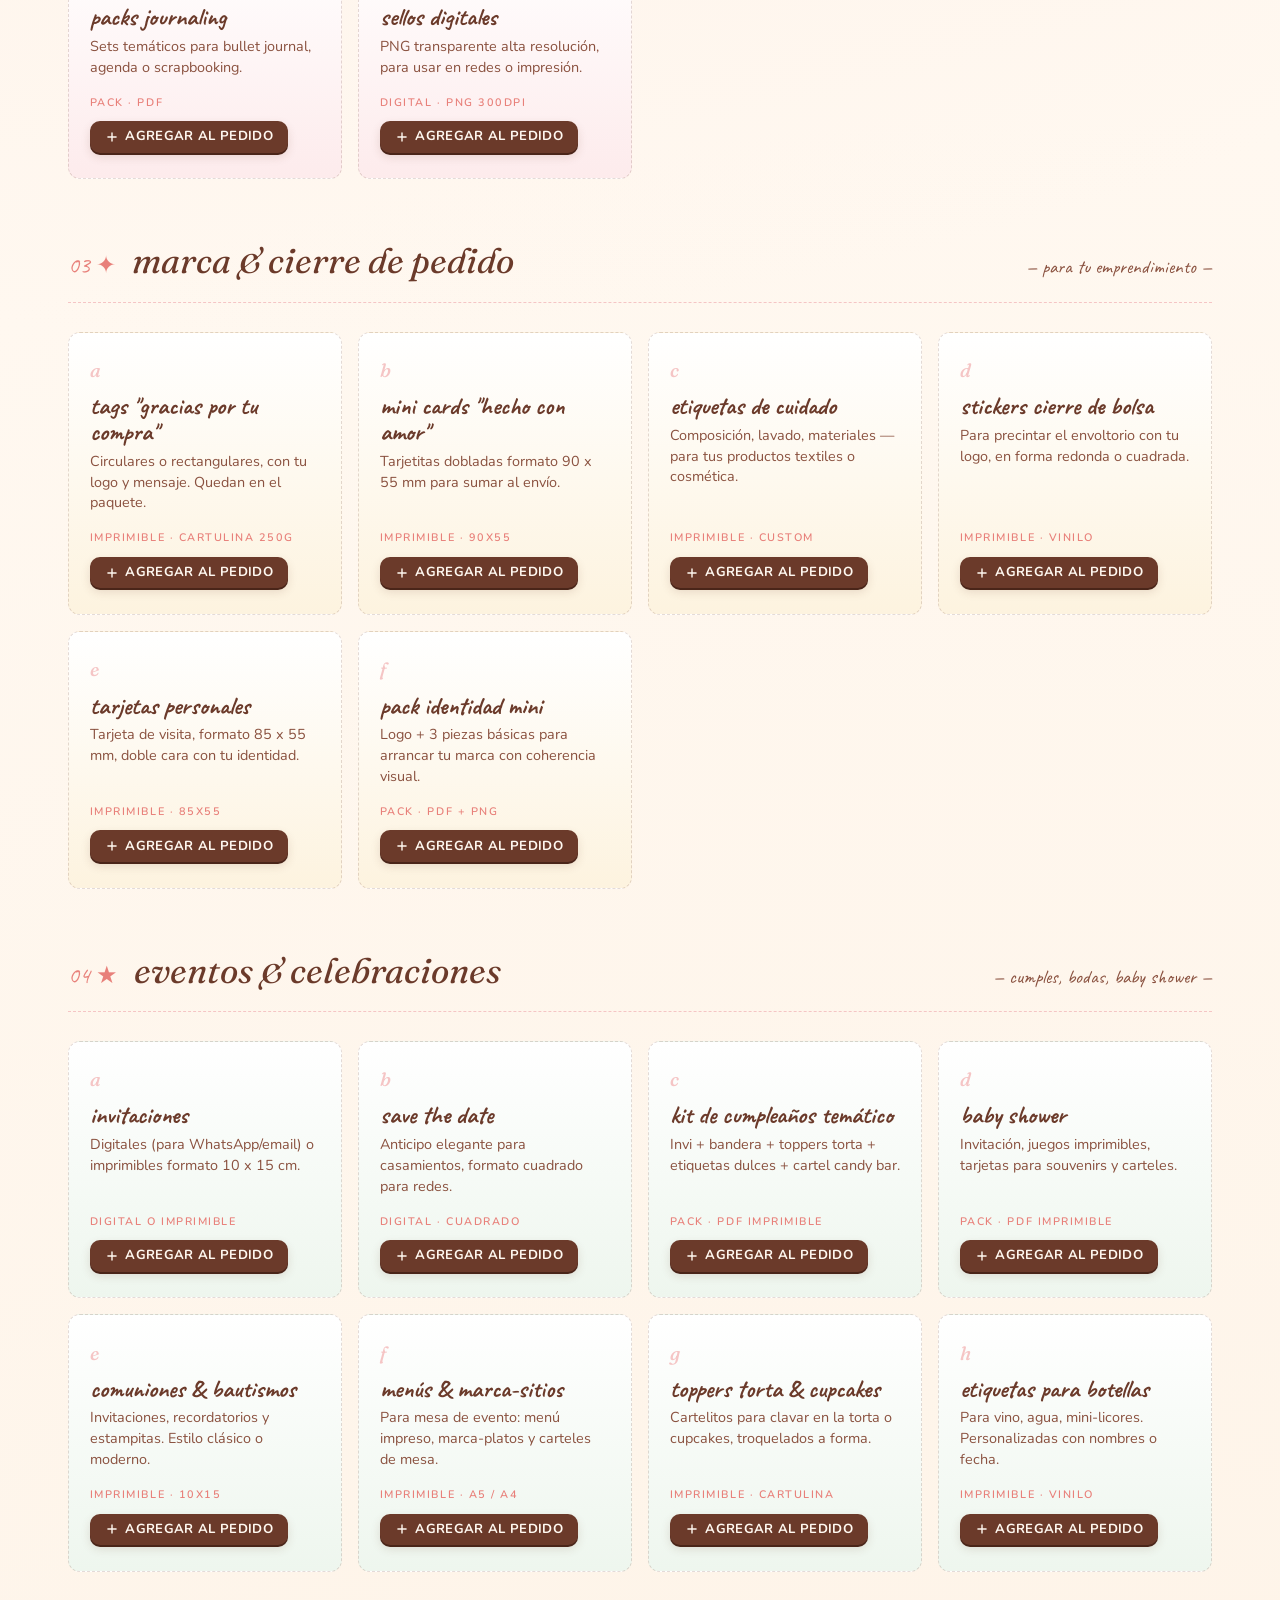
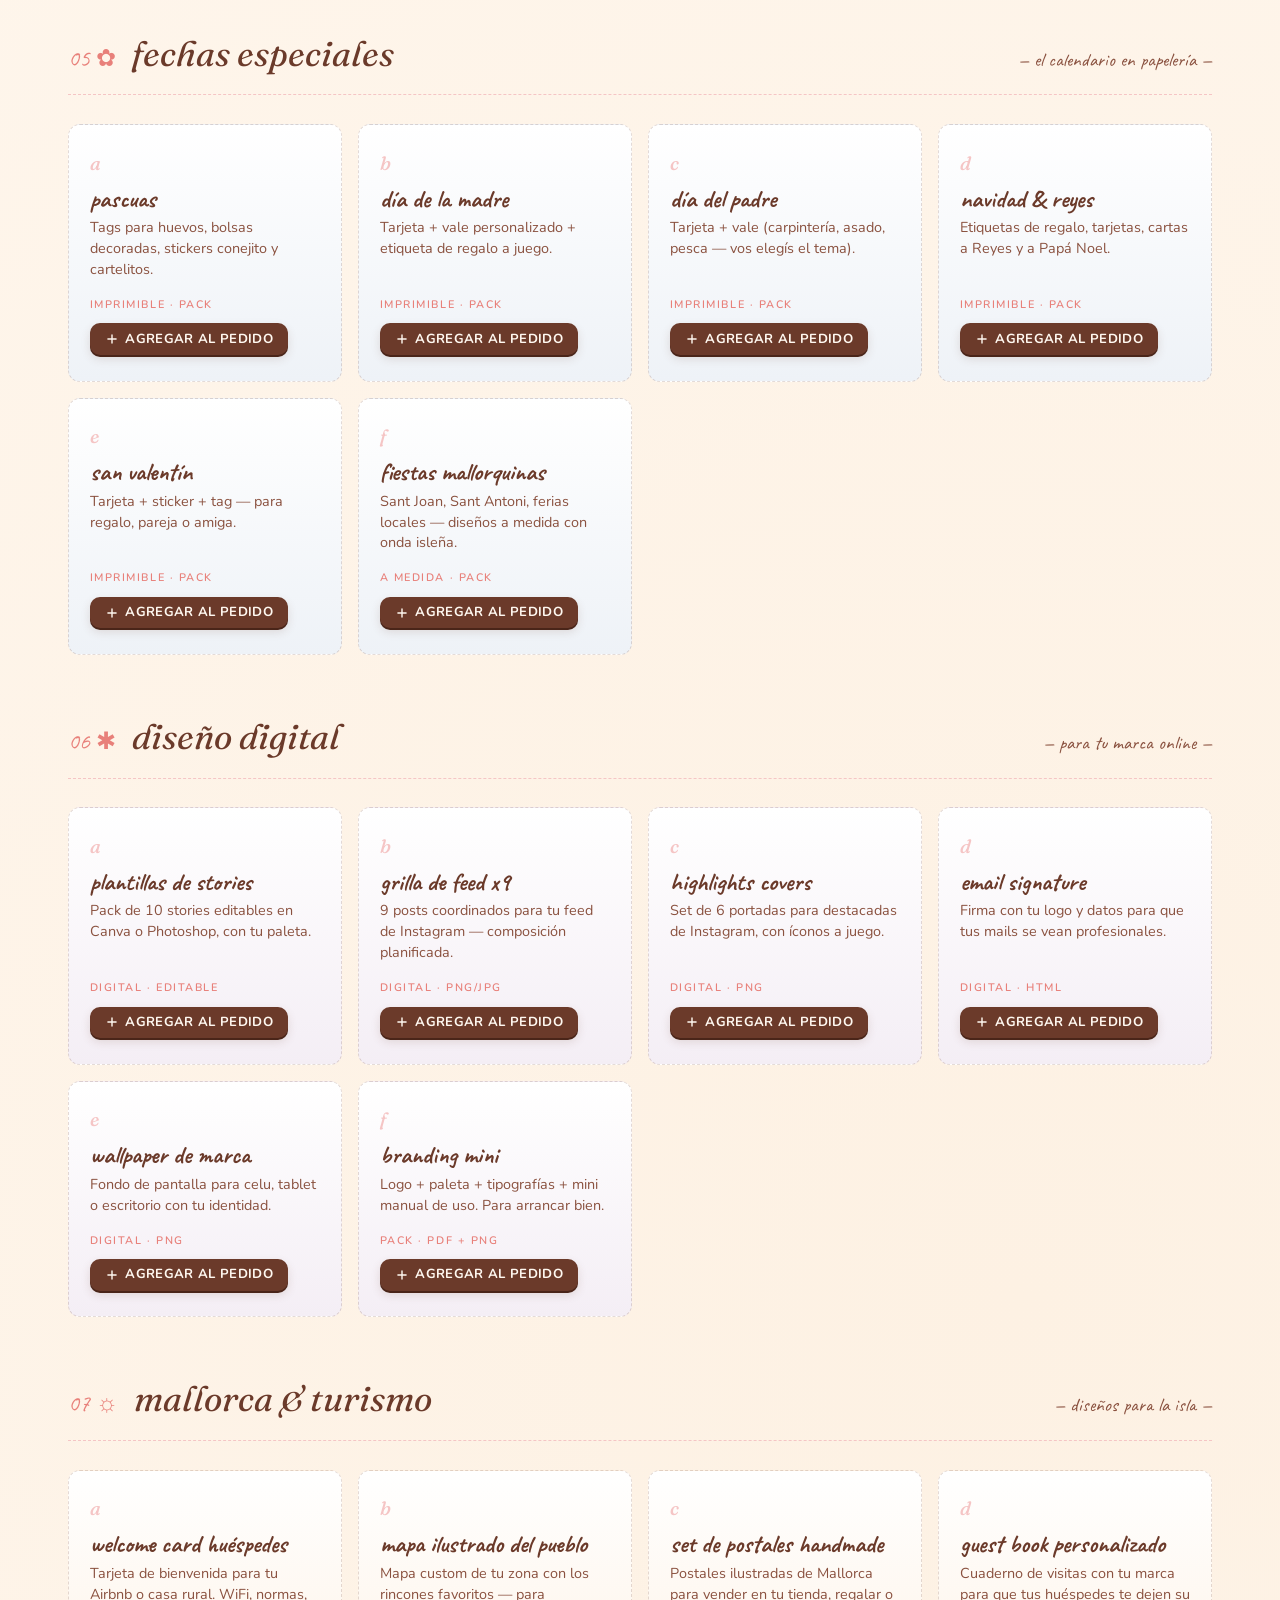
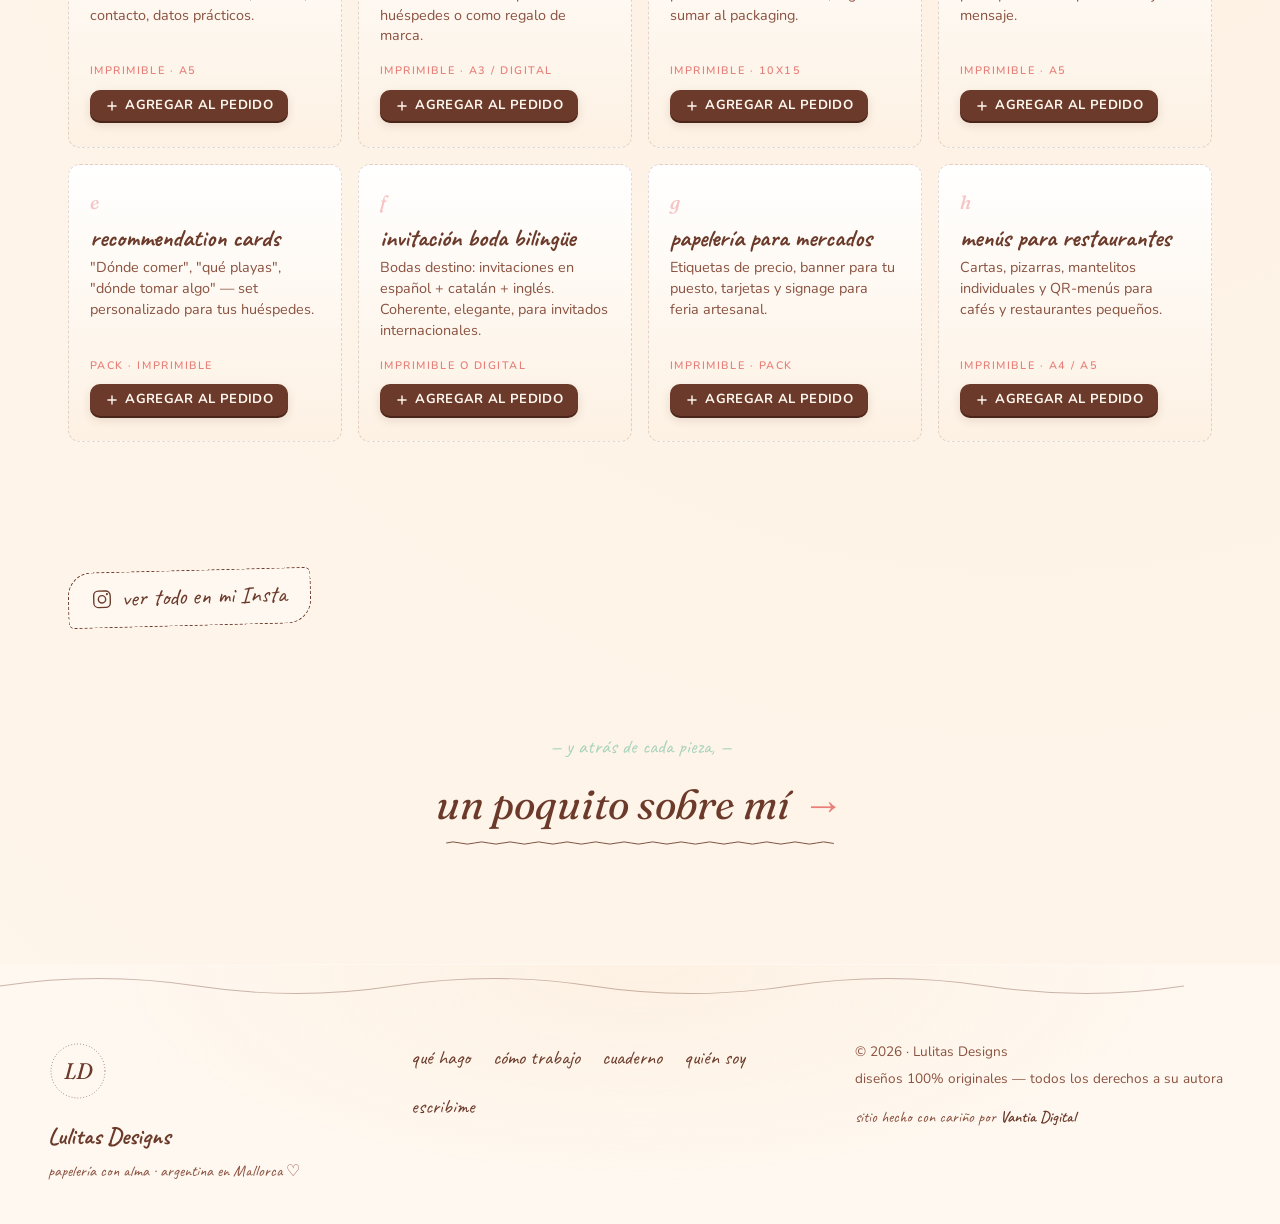
<file: pages/portfolio.html>
<!doctype html>
<html lang="es">
<head>
  <meta charset="utf-8" />
  <meta name="viewport" content="width=device-width, initial-scale=1, viewport-fit=cover" />
  <title>Cuaderno · Lulitas Designs</title>
  <meta name="description" content="Una vuelta por mi mesa de trabajo: muestras de etiquetas escolares, stickers, tags, papelería estacional y kits digitales." />
  <meta name="theme-color" content="#fff8f0" />
  <link rel="icon" type="image/svg+xml" href="../assets/images/favicon.svg" />
  <link rel="preconnect" href="https://fonts.googleapis.com" />
  <link rel="preconnect" href="https://fonts.gstatic.com" crossorigin />
  <link rel="stylesheet" href="https://fonts.googleapis.com/css2?family=Caveat:wght@400;500;600;700&family=Fraunces:ital,opsz,wght@0,9..144,400;0,9..144,500;1,9..144,400;1,9..144,500&family=Nunito:wght@300;400;500;600;700&display=swap" />
  <link rel="stylesheet" href="../assets/css/main.css?v=3" />
  <link rel="stylesheet" href="../assets/css/animations.css?v=3" />
</head>
<body data-page="portfolio">

  <div class="loader" id="loader" aria-hidden="true">
    <div class="loader-heart" aria-hidden="true">
      <svg viewBox="0 0 64 64">
        <path d="M32 56s-22-14-22-30c0-8 6-14 14-14 5 0 8 3 8 3s3-3 8-3c8 0 14 6 14 14 0 16-22 30-22 30z"
              fill="#f5c5c5" stroke="#6b3a2a" stroke-width="1.4"/>
        <text x="32" y="32" text-anchor="middle" font-family="Fraunces, serif" font-style="italic" font-size="14" fill="#6b3a2a">LD</text>
      </svg>
    </div>
    <span class="loader-text" data-en="one sec ♡">un momentito ♡</span>
  </div>

  <header class="nav" id="nav">
    <a href="../index.html" class="nav-brand" aria-label="Lulitas Designs — inicio">
      <span class="nav-stamp">
        <svg viewBox="0 0 60 60" aria-hidden="true">
          <circle cx="30" cy="30" r="26" fill="none" stroke="currentColor" stroke-width=".9" stroke-dasharray="1 3"/>
          <text x="30" y="38" text-anchor="middle" font-family="Fraunces, serif" font-style="italic" font-weight="500" font-size="22" fill="currentColor">LD</text>
        </svg>
      </span>
      <span class="nav-name">
        <em>Lulitas</em>
        <span>·Designs·</span>
      </span>
    </a>

    <nav class="nav-links" aria-label="Navegación principal" data-en-aria-label="Main navigation">
      <a href="servicios.html" data-en="what I do">qué hago</a>
      <a href="proceso.html" data-en="how I work">cómo trabajo</a>
      <a href="portfolio.html" data-en="notebook">cuaderno</a>
      <a href="sobre.html" data-en="about me">quién soy</a>
      <a href="contacto.html" class="nav-link-cta" data-en="say hello →">escribime →</a>
    </nav>

    <div class="nav-end">
      <div class="lang-toggle" role="group" aria-label="Idioma" data-en-aria-label="Language">
        <button class="lang-btn is-active" type="button" data-lang="es" aria-pressed="true">ES</button>
        <button class="lang-btn" type="button" data-lang="en" aria-pressed="false">EN</button>
      </div>
      <button class="nav-burger" id="navBurger" aria-label="Abrir menú" data-en-aria-label="Open menu" aria-expanded="false">
        <span></span><span></span><span></span>
      </button>
    </div>
  </header>

  <div class="drawer" id="drawer" aria-hidden="true">
    <nav class="drawer-links">
      <a href="servicios.html" data-en="what I do">qué hago</a>
      <a href="proceso.html" data-en="how I work">cómo trabajo</a>
      <a href="portfolio.html" data-en="notebook">cuaderno</a>
      <a href="sobre.html" data-en="about me">quién soy</a>
      <a href="contacto.html" data-en="say hello ♡">escribime ♡</a>
    </nav>
    <div class="drawer-foot">
      <a href="https://www.instagram.com/lulitas.designs/" target="_blank" rel="noopener">@lulitas.designs</a>
      <a href="mailto:lulitasdesigns@gmail.com" data-en="email">email</a>
    </div>
  </div>

  <main>

    <section class="page-hero">
      <span class="ph-tape" aria-hidden="true"></span>
      <svg class="ph-doodle ph-doodle-1" viewBox="0 0 30 30" aria-hidden="true">
        <path d="M15 26s-11-7-11-15c0-4 3-7 7-7 2.5 0 4 2 4 2s1.5-2 4-2c4 0 7 3 7 7 0 8-11 15-11 15z" fill="currentColor"/>
      </svg>
      <svg class="ph-doodle ph-doodle-2" viewBox="0 0 24 24" aria-hidden="true">
        <path d="M12 2 L13 9 L20 10 L13 13 L12 22 L11 13 L4 10 L11 9 Z" fill="currentColor"/>
      </svg>
      <p class="ph-eyebrow" data-en="— my idea notebook —">— mi cuaderno de ideas —</p>
      <h1 class="ph-title" data-en="a tour around my <em>desk</em>.">
        una vuelta por mi <em>mesa</em>.
      </h1>
      <p class="ph-sub" data-en="These are illustrations of some lines I've designed. The full catalog lives on my Insta — I keep adding things ♡">
        Estas son ilustraciones de algunas líneas que diseñé. El catálogo
        completo vive en mi Insta — actualizo todo el tiempo ♡
      </p>
    </section>

    <!-- Banner: cómo funciona el pedido -->
    <section class="order-banner" aria-label="Cómo funciona el pedido" data-en-aria-label="How orders work">
      <p class="order-banner-title" data-en="✿ <em>how to build your order</em> ✿">✿ <em>cómo armar tu pedido</em> ✿</p>
      <div class="order-banner-steps">
        <span class="order-banner-step" data-en="<span class=&quot;step-num&quot;>1</span> add the products you like"><span class="step-num">1</span> agregás los productos que te interesan</span>
        <span class="order-banner-arrow" aria-hidden="true">→</span>
        <span class="order-banner-step" data-en="<span class=&quot;step-num&quot;>2</span> open the mail with everything ready"><span class="step-num">2</span> abrís el mail con todo el detalle armado</span>
        <span class="order-banner-arrow" aria-hidden="true">→</span>
        <span class="order-banner-step" data-en="<span class=&quot;step-num&quot;>3</span> I reply with your quote ♡"><span class="step-num">3</span> te respondo con tu presupuesto ♡</span>
      </div>
    </section>

    <section class="portfolio">

      <div class="board">

        <figure class="polaroid pol-1">
          <span class="washi washi-mint" aria-hidden="true"></span>
          <div class="polaroid-image" data-art="escolares">
            <div class="art-escolares">
              <span>Mati</span><span>Mia</span><span>Joaco</span>
              <span>Lola</span><span>Sofi</span><span>Tomi</span>
            </div>
          </div>
          <figcaption>
            <span data-en="school labels">etiquetas escolares</span>
            <em data-en="back to school '26">vuelta al cole '26</em>
          </figcaption>
        </figure>

        <figure class="polaroid pol-2">
          <span class="washi washi-pink" aria-hidden="true"></span>
          <div class="polaroid-image" data-art="stickers">
            <div class="art-hearts">
              <span class="h" style="--c:#f5c5c5"></span>
              <span class="h" style="--c:#cfe7d7"></span>
              <span class="h" style="--c:#f5dba0"></span>
              <span class="h" style="--c:#d4e6ef"></span>
              <span class="h" style="--c:#ddd0e5"></span>
              <span class="h" style="--c:#e8807a"></span>
              <span class="h" style="--c:#cfe7d7"></span>
              <span class="h" style="--c:#f5dba0"></span>
              <span class="h" style="--c:#f5c5c5"></span>
            </div>
          </div>
          <figcaption>
            <span data-en="stickers">stickers</span>
            <em data-en="pastel hearts pack">pack corazones pastel</em>
          </figcaption>
        </figure>

        <figure class="polaroid pol-3">
          <span class="washi washi-butter" aria-hidden="true"></span>
          <div class="polaroid-image" data-art="tags">
            <div class="art-tags">
              <span class="tag-circ" style="--c:#fff8f0" data-en="<em>thanks</em><br/>for your order">
                <em>gracias</em><br/>por tu compra
              </span>
              <span class="tag-circ" style="--c:#cfe7d7" data-en="<em>happy</em><br/>day!">
                <em>feliz</em><br/>día!
              </span>
              <span class="tag-circ" style="--c:#f5c5c5" data-en="<em>made</em><br/>with love">
                <em>hecho</em><br/>con amor
              </span>
            </div>
          </div>
          <figcaption>
            <span data-en="tags">tags</span>
            <em data-en="order packaging line">línea cierre de pedido</em>
          </figcaption>
        </figure>

        <figure class="polaroid pol-4">
          <span class="washi washi-mint" aria-hidden="true"></span>
          <div class="polaroid-image" data-art="mama">
            <div class="art-mama">
              <h4 data-en="happy<br/>mother's<br/>day">feliz<br/>día<br/>mamá</h4>
              <span class="flor-svg" aria-hidden="true">
                <svg viewBox="0 0 60 60">
                  <g fill="#e8807a">
                    <circle cx="30" cy="14" r="8"/>
                    <circle cx="46" cy="30" r="8"/>
                    <circle cx="30" cy="46" r="8"/>
                    <circle cx="14" cy="30" r="8"/>
                  </g>
                  <circle cx="30" cy="30" r="6" fill="#f5dba0"/>
                </svg>
              </span>
            </div>
          </div>
          <figcaption>
            <span data-en="seasonal">estacional</span>
            <em data-en="mother's day">día de la madre</em>
          </figcaption>
        </figure>

        <figure class="polaroid pol-5">
          <span class="washi washi-pink" aria-hidden="true"></span>
          <div class="polaroid-image" data-art="pascuas">
            <div class="art-pascuas">
              <svg viewBox="0 0 80 80" class="bunny-svg" aria-hidden="true">
                <ellipse cx="40" cy="52" rx="22" ry="20" fill="#fff8f0" stroke="#6b3a2a" stroke-width="1.4"/>
                <ellipse cx="28" cy="22" rx="6" ry="16" fill="#fff8f0" stroke="#6b3a2a" stroke-width="1.4"/>
                <ellipse cx="52" cy="22" rx="6" ry="16" fill="#fff8f0" stroke="#6b3a2a" stroke-width="1.4"/>
                <ellipse cx="28" cy="22" rx="2.5" ry="10" fill="#f5c5c5"/>
                <ellipse cx="52" cy="22" rx="2.5" ry="10" fill="#f5c5c5"/>
                <circle cx="33" cy="48" r="2" fill="#6b3a2a"/>
                <circle cx="47" cy="48" r="2" fill="#6b3a2a"/>
                <circle cx="40" cy="54" r="2" fill="#e8807a"/>
              </svg>
              <h4 data-en="easter<br/>at lulitas">pascuas<br/>en lulitas</h4>
            </div>
          </div>
          <figcaption>
            <span data-en="seasonal">estacional</span>
            <em data-en="Easter line">línea Pascuas</em>
          </figcaption>
        </figure>

        <figure class="polaroid pol-6">
          <span class="washi washi-butter" aria-hidden="true"></span>
          <div class="polaroid-image" data-art="digital">
            <div class="art-digital">
              <span class="phone">
                <span class="phone-screen">
                  <em data-en="your brand,">tu marca,</em>
                  <strong data-en="in every<br/>post ✿">en cada<br/>post ✿</strong>
                  <span class="phone-dots">
                    <i style="--c:#e8807a"></i>
                    <i style="--c:#f5dba0"></i>
                    <i style="--c:#cfe7d7"></i>
                  </span>
                </span>
              </span>
            </div>
          </div>
          <figcaption>
            <span data-en="digital">digital</span>
            <em data-en="visual kit for brands">kit visual para marcas</em>
          </figcaption>
        </figure>
      </div>

    </section>

    <!-- ============================================================ -->
    <!-- CATÁLOGO COMPLETO POR CATEGORÍA                                -->
    <!-- ============================================================ -->
    <div class="catalog-wrap">

      <header class="catalog-intro">
        <p class="ci-eyebrow" data-en="— and the full catalog —">— y el catálogo completito —</p>
        <h2 data-en="everything you can <em>order from me</em>, by page.">todo lo que <em>podés pedirme</em>, por hoja.</h2>
        <p data-en="Each block groups the most typical orders per line — some are printable (you get the PDF) and others digital for direct use on social. If you don't see yours, I also do custom ♡">Cada bloque junta los pedidos más típicos de cada línea — algunos
          son imprimibles (te llega el PDF) y otros son digitales para usar
          directo en redes. Si no ves lo tuyo, también lo hago a medida ♡</p>
      </header>

      <!-- 01 · Vuelta al cole -->
      <section class="catalog-section">
        <header class="catalog-section-head">
          <span class="cs-num">01 ✿</span>
          <h3 data-en="back to school">vuelta al cole</h3>
          <span class="cs-meta" data-en="— for the little ones —">— para los peques —</span>
        </header>
        <div class="catalog-grid cat-color-1">
          <article class="catalog-card">
            <span class="cc-ico">a</span>
            <h4 data-en="notebook labels">etiquetas de cuaderno</h4>
            <p data-en="With the kid's name + favourite design. Sheets of 12, 24 or 36 units.">Con el nombre del peque + diseño favorito. Pliegos de 12, 24 o 36 unidades.</p>
            <span class="cc-format" data-en="printable · A4">imprimible · A4</span>
          </article>
          <article class="catalog-card">
            <span class="cc-ico">b</span>
            <h4 data-en="supply labels">etiquetas de útiles</h4>
            <p data-en="Mini round labels for pencils, erasers, pencil cases and rulers.">Mini etiquetas circulares para lápices, gomas, cartucheras y reglas.</p>
            <span class="cc-format" data-en="printable · mini sheet">imprimible · pliego mini</span>
          </article>
          <article class="catalog-card">
            <span class="cc-ico">c</span>
            <h4 data-en="lunchbox &amp; bottle labels">etiquetas tupper &amp; vianda</h4>
            <p data-en="Water-resistant. For bottles, lunchboxes, snacks and thermos.">Resistentes al agua. Para botellas, fiambreras, snacks y termo.</p>
            <span class="cc-format" data-en="printable · vinyl">imprimible · vinilo</span>
          </article>
          <article class="catalog-card">
            <span class="cc-ico">d</span>
            <h4 data-en="jacket &amp; backpack labels">marca abrigo &amp; mochila</h4>
            <p data-en="Iron-on or fabric. Withstand washing without coming off.">Termoadhesivas o de tela. Aguantan el lavado y no se despegan.</p>
            <span class="cc-format" data-en="printable · iron-on / fabric">imprimible · termo / tela</span>
          </article>
          <article class="catalog-card">
            <span class="cc-ico">e</span>
            <h4 data-en="bookmarks">marca-libros</h4>
            <p data-en="Personalised with name and a little drawing. Reading with style.">Personalizados con el nombre y un dibujito. Para leer con onda.</p>
            <span class="cc-format" data-en="printable · cardstock">imprimible · cartulina</span>
          </article>
          <article class="catalog-card">
            <span class="cc-ico">f</span>
            <h4 data-en="full pack">pack completo</h4>
            <p data-en="Everything above, in one cohesive PDF. Ready for print.">Todo lo de arriba, en un solo PDF coherente. Listo para imprenta.</p>
            <span class="cc-format" data-en="pack · PDF">pack · PDF</span>
          </article>
        </div>
      </section>

      <!-- 02 · Stickers -->
      <section class="catalog-section">
        <header class="catalog-section-head">
          <span class="cs-num">02 ♡</span>
          <h3 data-en="stickers">stickers</h3>
          <span class="cs-meta" data-en="— for everything —">— para todo —</span>
        </header>
        <div class="catalog-grid cat-color-2">
          <article class="catalog-card">
            <span class="cc-ico">a</span>
            <h4 data-en="kiss-cut sheet">pliego kiss-cut</h4>
            <p data-en="Many stickers on a single sheet, each cut to the edge for easy peeling.">Muchos stickers en una hoja, cada uno cortado al borde para despegar.</p>
            <span class="cc-format" data-en="printable · A4 / A5">imprimible · A4 / A5</span>
          </article>
          <article class="catalog-card">
            <span class="cc-ico">b</span>
            <h4 data-en="loose die-cuts">troquelados sueltos</h4>
            <p data-en="Individual stickers in free shape — the cut follows the drawing.">Sticker individual con forma libre — el corte sigue el dibujo.</p>
            <span class="cc-format" data-en="printable · 1 / pack">imprimible · 1 / pack</span>
          </article>
          <article class="catalog-card">
            <span class="cc-ico">c</span>
            <h4 data-en="holographic">holográficos</h4>
            <p data-en="Mermaid, glitter, iridescent effects. So your brand literally shines.">Efectos sirena, glitter, irisado. Para que tu marca brille (literal).</p>
            <span class="cc-format" data-en="printable · holo vinyl">imprimible · vinilo holo</span>
          </article>
          <article class="catalog-card">
            <span class="cc-ico">d</span>
            <h4 data-en="transparent">transparentes</h4>
            <p data-en="No white background — they blend into your packaging or notebook.">Sin fondo blanco — quedan integrados al packaging o cuaderno.</p>
            <span class="cc-format" data-en="printable · clear vinyl">imprimible · vinilo trans</span>
          </article>
          <article class="catalog-card">
            <span class="cc-ico">e</span>
            <h4 data-en="journaling packs">packs journaling</h4>
            <p data-en="Themed sets for bullet journals, planners or scrapbooking.">Sets temáticos para bullet journal, agenda o scrapbooking.</p>
            <span class="cc-format" data-en="pack · PDF">pack · PDF</span>
          </article>
          <article class="catalog-card">
            <span class="cc-ico">f</span>
            <h4 data-en="digital stamps">sellos digitales</h4>
            <p data-en="High-resolution transparent PNG, for social media or print.">PNG transparente alta resolución, para usar en redes o impresión.</p>
            <span class="cc-format" data-en="digital · PNG 300dpi">digital · PNG 300dpi</span>
          </article>
        </div>
      </section>

      <!-- 03 · Marca y emprendedoras -->
      <section class="catalog-section">
        <header class="catalog-section-head">
          <span class="cs-num">03 ✦</span>
          <h3 data-en="brand &amp; order packaging">marca &amp; cierre de pedido</h3>
          <span class="cs-meta" data-en="— for your small business —">— para tu emprendimiento —</span>
        </header>
        <div class="catalog-grid cat-color-3">
          <article class="catalog-card">
            <span class="cc-ico">a</span>
            <h4 data-en="&quot;thanks for your order&quot; tags">tags "gracias por tu compra"</h4>
            <p data-en="Round or rectangular, with your logo and message. Stay in the package.">Circulares o rectangulares, con tu logo y mensaje. Quedan en el paquete.</p>
            <span class="cc-format" data-en="printable · 250gsm cardstock">imprimible · cartulina 250g</span>
          </article>
          <article class="catalog-card">
            <span class="cc-ico">b</span>
            <h4 data-en="&quot;made with love&quot; mini cards">mini cards "hecho con amor"</h4>
            <p data-en="Folded mini cards 90 x 55 mm to add to your shipping.">Tarjetitas dobladas formato 90 x 55 mm para sumar al envío.</p>
            <span class="cc-format" data-en="printable · 90x55">imprimible · 90x55</span>
          </article>
          <article class="catalog-card">
            <span class="cc-ico">c</span>
            <h4 data-en="care labels">etiquetas de cuidado</h4>
            <p data-en="Composition, washing, materials — for your textiles or cosmetics.">Composición, lavado, materiales — para tus productos textiles o cosmética.</p>
            <span class="cc-format" data-en="printable · custom">imprimible · custom</span>
          </article>
          <article class="catalog-card">
            <span class="cc-ico">d</span>
            <h4 data-en="bag seal stickers">stickers cierre de bolsa</h4>
            <p data-en="To seal your packaging with your logo, round or square.">Para precintar el envoltorio con tu logo, en forma redonda o cuadrada.</p>
            <span class="cc-format" data-en="printable · vinyl">imprimible · vinilo</span>
          </article>
          <article class="catalog-card">
            <span class="cc-ico">e</span>
            <h4 data-en="business cards">tarjetas personales</h4>
            <p data-en="Business card, 85 x 55 mm, double-sided with your identity.">Tarjeta de visita, formato 85 x 55 mm, doble cara con tu identidad.</p>
            <span class="cc-format" data-en="printable · 85x55">imprimible · 85x55</span>
          </article>
          <article class="catalog-card">
            <span class="cc-ico">f</span>
            <h4 data-en="mini identity pack">pack identidad mini</h4>
            <p data-en="Logo + 3 basic pieces to launch your brand with visual coherence.">Logo + 3 piezas básicas para arrancar tu marca con coherencia visual.</p>
            <span class="cc-format" data-en="pack · PDF + PNG">pack · PDF + PNG</span>
          </article>
        </div>
      </section>

      <!-- 04 · Eventos -->
      <section class="catalog-section">
        <header class="catalog-section-head">
          <span class="cs-num">04 ★</span>
          <h3 data-en="events &amp; celebrations">eventos &amp; celebraciones</h3>
          <span class="cs-meta" data-en="— birthdays, weddings, baby shower —">— cumples, bodas, baby shower —</span>
        </header>
        <div class="catalog-grid cat-color-4">
          <article class="catalog-card">
            <span class="cc-ico">a</span>
            <h4 data-en="invitations">invitaciones</h4>
            <p data-en="Digital (for WhatsApp/email) or printable 10 x 15 cm format.">Digitales (para WhatsApp/email) o imprimibles formato 10 x 15 cm.</p>
            <span class="cc-format" data-en="digital or printable">digital o imprimible</span>
          </article>
          <article class="catalog-card">
            <span class="cc-ico">b</span>
            <h4 data-en="save the date">save the date</h4>
            <p data-en="Elegant preview for weddings, square format for social media.">Anticipo elegante para casamientos, formato cuadrado para redes.</p>
            <span class="cc-format" data-en="digital · square">digital · cuadrado</span>
          </article>
          <article class="catalog-card">
            <span class="cc-ico">c</span>
            <h4 data-en="themed birthday kit">kit de cumpleaños temático</h4>
            <p data-en="Invitation + banner + cake toppers + candy labels + candy bar sign.">Invi + bandera + toppers torta + etiquetas dulces + cartel candy bar.</p>
            <span class="cc-format" data-en="pack · printable PDF">pack · PDF imprimible</span>
          </article>
          <article class="catalog-card">
            <span class="cc-ico">d</span>
            <h4 data-en="baby shower">baby shower</h4>
            <p data-en="Invitation, printable games, souvenir tags and signs.">Invitación, juegos imprimibles, tarjetas para souvenirs y carteles.</p>
            <span class="cc-format" data-en="pack · printable PDF">pack · PDF imprimible</span>
          </article>
          <article class="catalog-card">
            <span class="cc-ico">e</span>
            <h4 data-en="first communions &amp; baptisms">comuniones &amp; bautismos</h4>
            <p data-en="Invitations, keepsakes and prayer cards. Classic or modern style.">Invitaciones, recordatorios y estampitas. Estilo clásico o moderno.</p>
            <span class="cc-format" data-en="printable · 10x15">imprimible · 10x15</span>
          </article>
          <article class="catalog-card">
            <span class="cc-ico">f</span>
            <h4 data-en="menus &amp; place cards">menús &amp; marca-sitios</h4>
            <p data-en="For your event table: printed menu, plate markers and table signs.">Para mesa de evento: menú impreso, marca-platos y carteles de mesa.</p>
            <span class="cc-format" data-en="printable · A5 / A4">imprimible · A5 / A4</span>
          </article>
          <article class="catalog-card">
            <span class="cc-ico">g</span>
            <h4 data-en="cake &amp; cupcake toppers">toppers torta &amp; cupcakes</h4>
            <p data-en="Little signs to stick into cake or cupcakes, die-cut to shape.">Cartelitos para clavar en la torta o cupcakes, troquelados a forma.</p>
            <span class="cc-format" data-en="printable · cardstock">imprimible · cartulina</span>
          </article>
          <article class="catalog-card">
            <span class="cc-ico">h</span>
            <h4 data-en="bottle labels">etiquetas para botellas</h4>
            <p data-en="For wine, water, mini-liquors. Personalised with names or date.">Para vino, agua, mini-licores. Personalizadas con nombres o fecha.</p>
            <span class="cc-format" data-en="printable · vinyl">imprimible · vinilo</span>
          </article>
        </div>
      </section>

      <!-- 05 · Estacional -->
      <section class="catalog-section">
        <header class="catalog-section-head">
          <span class="cs-num">05 ✿</span>
          <h3 data-en="special dates">fechas especiales</h3>
          <span class="cs-meta" data-en="— the calendar in stationery —">— el calendario en papelería —</span>
        </header>
        <div class="catalog-grid cat-color-5">
          <article class="catalog-card">
            <span class="cc-ico">a</span>
            <h4 data-en="easter">pascuas</h4>
            <p data-en="Egg tags, decorated bags, bunny stickers and little signs.">Tags para huevos, bolsas decoradas, stickers conejito y cartelitos.</p>
            <span class="cc-format" data-en="printable · pack">imprimible · pack</span>
          </article>
          <article class="catalog-card">
            <span class="cc-ico">b</span>
            <h4 data-en="mother's day">día de la madre</h4>
            <p data-en="Card + personalised voucher + matching gift tag.">Tarjeta + vale personalizado + etiqueta de regalo a juego.</p>
            <span class="cc-format" data-en="printable · pack">imprimible · pack</span>
          </article>
          <article class="catalog-card">
            <span class="cc-ico">c</span>
            <h4 data-en="father's day">día del padre</h4>
            <p data-en="Card + voucher (woodworking, BBQ, fishing — you pick the theme).">Tarjeta + vale (carpintería, asado, pesca — vos elegís el tema).</p>
            <span class="cc-format" data-en="printable · pack">imprimible · pack</span>
          </article>
          <article class="catalog-card">
            <span class="cc-ico">d</span>
            <h4 data-en="christmas &amp; kings">navidad &amp; reyes</h4>
            <p data-en="Gift tags, cards, letters to the Kings and Santa.">Etiquetas de regalo, tarjetas, cartas a Reyes y a Papá Noel.</p>
            <span class="cc-format" data-en="printable · pack">imprimible · pack</span>
          </article>
          <article class="catalog-card">
            <span class="cc-ico">e</span>
            <h4 data-en="valentine's">san valentín</h4>
            <p data-en="Card + sticker + tag — for a gift, partner or friend.">Tarjeta + sticker + tag — para regalo, pareja o amiga.</p>
            <span class="cc-format" data-en="printable · pack">imprimible · pack</span>
          </article>
          <article class="catalog-card">
            <span class="cc-ico">f</span>
            <h4 data-en="Mallorcan festivals">fiestas mallorquinas</h4>
            <p data-en="Sant Joan, Sant Antoni, local fairs — custom designs with island vibe.">Sant Joan, Sant Antoni, ferias locales — diseños a medida con onda isleña.</p>
            <span class="cc-format" data-en="custom · pack">a medida · pack</span>
          </article>
        </div>
      </section>

      <!-- 06 · Digital -->
      <section class="catalog-section">
        <header class="catalog-section-head">
          <span class="cs-num">06 ✱</span>
          <h3 data-en="digital design">diseño digital</h3>
          <span class="cs-meta" data-en="— for your online brand —">— para tu marca online —</span>
        </header>
        <div class="catalog-grid cat-color-6">
          <article class="catalog-card">
            <span class="cc-ico">a</span>
            <h4 data-en="story templates">plantillas de stories</h4>
            <p data-en="Pack of 10 editable stories in Canva or Photoshop, with your palette.">Pack de 10 stories editables en Canva o Photoshop, con tu paleta.</p>
            <span class="cc-format" data-en="digital · editable">digital · editable</span>
          </article>
          <article class="catalog-card">
            <span class="cc-ico">b</span>
            <h4 data-en="x9 feed grid">grilla de feed x9</h4>
            <p data-en="9 coordinated posts for your Instagram feed — planned composition.">9 posts coordinados para tu feed de Instagram — composición planificada.</p>
            <span class="cc-format" data-en="digital · PNG/JPG">digital · PNG/JPG</span>
          </article>
          <article class="catalog-card">
            <span class="cc-ico">c</span>
            <h4 data-en="highlight covers">highlights covers</h4>
            <p data-en="Set of 6 Instagram highlight covers with matching icons.">Set de 6 portadas para destacadas de Instagram, con íconos a juego.</p>
            <span class="cc-format" data-en="digital · PNG">digital · PNG</span>
          </article>
          <article class="catalog-card">
            <span class="cc-ico">d</span>
            <h4 data-en="email signature">email signature</h4>
            <p data-en="Signature with your logo and details so your emails look professional.">Firma con tu logo y datos para que tus mails se vean profesionales.</p>
            <span class="cc-format" data-en="digital · HTML">digital · HTML</span>
          </article>
          <article class="catalog-card">
            <span class="cc-ico">e</span>
            <h4 data-en="brand wallpaper">wallpaper de marca</h4>
            <p data-en="Wallpaper for phone, tablet or desktop with your identity.">Fondo de pantalla para celu, tablet o escritorio con tu identidad.</p>
            <span class="cc-format" data-en="digital · PNG">digital · PNG</span>
          </article>
          <article class="catalog-card">
            <span class="cc-ico">f</span>
            <h4 data-en="mini branding">branding mini</h4>
            <p data-en="Logo + palette + fonts + mini usage guide. To start off right.">Logo + paleta + tipografías + mini manual de uso. Para arrancar bien.</p>
            <span class="cc-format" data-en="pack · PDF + PNG">pack · PDF + PNG</span>
          </article>
        </div>
      </section>

      <!-- 07 · Mallorca & turismo -->
      <section class="catalog-section">
        <header class="catalog-section-head">
          <span class="cs-num">07 ☼</span>
          <h3 data-en="mallorca &amp; tourism">mallorca &amp; turismo</h3>
          <span class="cs-meta" data-en="— designs for the island —">— diseños para la isla —</span>
        </header>
        <div class="catalog-grid cat-color-1">
          <article class="catalog-card">
            <span class="cc-ico">a</span>
            <h4 data-en="guest welcome card">welcome card huéspedes</h4>
            <p data-en="Welcome card for your Airbnb or rural house. WiFi, rules, contact, practical info.">Tarjeta de bienvenida para tu Airbnb o casa rural. WiFi, normas, contacto, datos prácticos.</p>
            <span class="cc-format" data-en="printable · A5">imprimible · A5</span>
          </article>
          <article class="catalog-card">
            <span class="cc-ico">b</span>
            <h4 data-en="illustrated village map">mapa ilustrado del pueblo</h4>
            <p data-en="Custom map of your area with favourite spots — for guests or as a brand gift.">Mapa custom de tu zona con los rincones favoritos — para huéspedes o como regalo de marca.</p>
            <span class="cc-format" data-en="printable · A3 / digital">imprimible · A3 / digital</span>
          </article>
          <article class="catalog-card">
            <span class="cc-ico">c</span>
            <h4 data-en="handmade postcard set">set de postales handmade</h4>
            <p data-en="Illustrated Mallorca postcards to sell in your shop, gift or add to packaging.">Postales ilustradas de Mallorca para vender en tu tienda, regalar o sumar al packaging.</p>
            <span class="cc-format" data-en="printable · 10x15">imprimible · 10x15</span>
          </article>
          <article class="catalog-card">
            <span class="cc-ico">d</span>
            <h4 data-en="personalised guest book">guest book personalizado</h4>
            <p data-en="Branded guest book so your visitors can leave you their message.">Cuaderno de visitas con tu marca para que tus huéspedes te dejen su mensaje.</p>
            <span class="cc-format" data-en="printable · A5">imprimible · A5</span>
          </article>
          <article class="catalog-card">
            <span class="cc-ico">e</span>
            <h4 data-en="recommendation cards">recommendation cards</h4>
            <p data-en="&quot;Where to eat&quot;, &quot;which beaches&quot;, &quot;where to have a drink&quot; — custom set for your guests.">"Dónde comer", "qué playas", "dónde tomar algo" — set personalizado para tus huéspedes.</p>
            <span class="cc-format" data-en="pack · printable">pack · imprimible</span>
          </article>
          <article class="catalog-card">
            <span class="cc-ico">f</span>
            <h4 data-en="bilingual wedding invitation">invitación boda bilingüe</h4>
            <p data-en="Destination weddings: invitations in Spanish + Catalan + English. Consistent, elegant, for international guests.">Bodas destino: invitaciones en español + catalán + inglés. Coherente, elegante, para invitados internacionales.</p>
            <span class="cc-format" data-en="printable or digital">imprimible o digital</span>
          </article>
          <article class="catalog-card">
            <span class="cc-ico">g</span>
            <h4 data-en="market stall stationery">papelería para mercados</h4>
            <p data-en="Price tags, banner for your stall, cards and signage for craft fairs.">Etiquetas de precio, banner para tu puesto, tarjetas y signage para feria artesanal.</p>
            <span class="cc-format" data-en="printable · pack">imprimible · pack</span>
          </article>
          <article class="catalog-card">
            <span class="cc-ico">h</span>
            <h4 data-en="restaurant menus">menús para restaurantes</h4>
            <p data-en="Menus, chalkboards, individual placemats and QR-menus for small cafés and restaurants.">Cartas, pizarras, mantelitos individuales y QR-menús para cafés y restaurantes pequeños.</p>
            <span class="cc-format" data-en="printable · A4 / A5">imprimible · A4 / A5</span>
          </article>
        </div>
      </section>

      <a href="https://www.instagram.com/lulitas.designs/" target="_blank" rel="noopener" class="ig-cta" style="position:static; transform:rotate(-1.5deg); margin: 4rem auto 0; display: inline-flex;">
        <svg viewBox="0 0 24 24" aria-hidden="true">
          <rect x="3" y="3" width="18" height="18" rx="5" fill="none" stroke="currentColor" stroke-width="1.5"/>
          <circle cx="12" cy="12" r="4" fill="none" stroke="currentColor" stroke-width="1.5"/>
          <circle cx="17.5" cy="6.5" r="1.2" fill="currentColor"/>
        </svg>
        <span data-en="see everything on my Insta">ver todo en mi Insta</span>
      </a>
    </div>

    <section class="nextpage">
      <p class="nextpage-eyebrow" data-en="— and behind every piece, —">— y atrás de cada pieza, —</p>
      <a href="sobre.html" class="nextpage-link">
        <span data-en="a little about me">un poquito sobre mí</span> <span class="arrow">→</span>
      </a>
    </section>

  </main>

  <footer class="footer">
    <svg class="footer-wave" viewBox="0 0 1200 40" preserveAspectRatio="none" aria-hidden="true">
      <path d="M0 20 Q100 0 200 20 T400 20 T600 20 T800 20 T1000 20 T1200 20"
            fill="none" stroke="#6b3a2a" stroke-width="1.2" stroke-linecap="round"/>
    </svg>
    <div class="footer-inner">
      <div class="footer-brand">
        <svg viewBox="0 0 80 80" aria-hidden="true">
          <circle cx="40" cy="40" r="36" fill="none" stroke="currentColor" stroke-width="1" stroke-dasharray="1 3"/>
          <text x="40" y="50" text-anchor="middle" font-family="Fraunces, serif" font-style="italic" font-size="30" fill="currentColor">LD</text>
        </svg>
        <p><em>Lulitas Designs</em><br/><span data-en="stationery with soul · Argentinian in Mallorca ♡">papelería con alma · argentina en Mallorca ♡</span></p>
      </div>
      <nav class="footer-nav">
        <a href="servicios.html" data-en="what I do">qué hago</a>
        <a href="proceso.html" data-en="how I work">cómo trabajo</a>
        <a href="portfolio.html" data-en="notebook">cuaderno</a>
        <a href="sobre.html" data-en="about me">quién soy</a>
        <a href="contacto.html" data-en="say hello">escribime</a>
      </nav>
      <div class="footer-meta">
        <p>© <span id="year">2026</span> · Lulitas Designs</p>
        <p data-en="100% original designs — all rights reserved by the artist">diseños 100% originales — todos los derechos a su autora</p>
        <p class="footer-sig" data-en="site lovingly built by <a href=&quot;https://www.vantia.digital/&quot; rel=&quot;noopener noreferrer&quot; class=&quot;vantia-link&quot;>Vantia Digital</a>">sitio hecho con cariño por <a href="https://www.vantia.digital/" rel="noopener noreferrer" class="vantia-link">Vantia Digital</a></p>
      </div>
    </div>
  </footer>

  <!-- ===== Carrito: FAB flotante + overlay + drawer ===== -->
  <button class="cart-fab" id="cartFab" type="button" aria-label="Ver mi pedido" data-en-aria-label="View my order">
    <svg viewBox="0 0 32 32" aria-hidden="true">
      <path d="M9 11 L9 8 Q9 4 16 4 Q23 4 23 8 L23 11" fill="none" stroke="currentColor" stroke-width="1.8" stroke-linecap="round"/>
      <path d="M6 11 L26 11 L24 28 L8 28 Z" fill="none" stroke="currentColor" stroke-width="1.8" stroke-linejoin="round"/>
      <path d="M16 17 L16 22 M13.5 19.5 L18.5 19.5" stroke="currentColor" stroke-width="1.8" stroke-linecap="round"/>
    </svg>
    <span class="cart-count" id="cartCount" hidden>0</span>
  </button>

  <div class="cart-overlay" id="cartOverlay" aria-hidden="true"></div>

  <aside class="cart-drawer" id="cartDrawer" aria-hidden="true" aria-label="Tu pedido" data-en-aria-label="Your order">
    <header class="cart-head">
      <h2 data-en="your <em>order</em> ♡">tu <em>pedido</em> ♡</h2>
      <button class="cart-close" id="cartClose" type="button" aria-label="Cerrar pedido" data-en-aria-label="Close order">×</button>
    </header>
    <div class="cart-body" id="cartBody"></div>
    <div class="cart-foot">
      <div class="cart-total">
        <span class="cart-total-label" data-en="total">total</span>
        <span class="cart-total-value" id="cartTotalValue">0 piezas</span>
      </div>
      <form class="cart-form" id="cartForm" novalidate>
        <label data-en="your name">tu nombre
          <input type="text" name="name" required autocomplete="name" placeholder="¿cómo te llamás?" data-en-placeholder="what's your name?" />
        </label>
        <label data-en="how to reach you">cómo te contacto
          <input type="text" name="contact" placeholder="whatsapp, email o instagram" data-en-placeholder="whatsapp, email or instagram" />
        </label>
        <label data-en="anything else">algo más
          <textarea name="notes" placeholder="contame fechas, cantidades, ideas..." data-en-placeholder="dates, quantities, ideas..."></textarea>
        </label>
        <button type="submit" class="cart-submit" id="cartSubmit" disabled>
          <svg viewBox="0 0 24 24" aria-hidden="true">
            <path d="M3 6h18v12H3z M3 6l9 7 9-7" fill="none" stroke="currentColor" stroke-width="1.8" stroke-linejoin="round"/>
          </svg>
          <span data-en="send order by email">enviar pedido por email</span>
        </button>
        <button type="button" class="cart-clear" id="cartClear" data-en="clear order">vaciar pedido</button>
        <p class="cart-note" data-en="I'll open your mail client with everything ready.<br/>You review &amp; send ♡">Te abro el cliente de mail con todo armado.<br/>Vos revisás y mandás ♡</p>
      </form>
    </div>
  </aside>

  <script src="../assets/js/i18n.js?v=1" defer></script>
  <script src="../assets/js/main.js?v=3" defer></script>
  <script src="../assets/js/animations.js?v=3" defer></script>
  <script src="../assets/js/cart.js?v=2" defer></script>
</body>
</html>
</file>
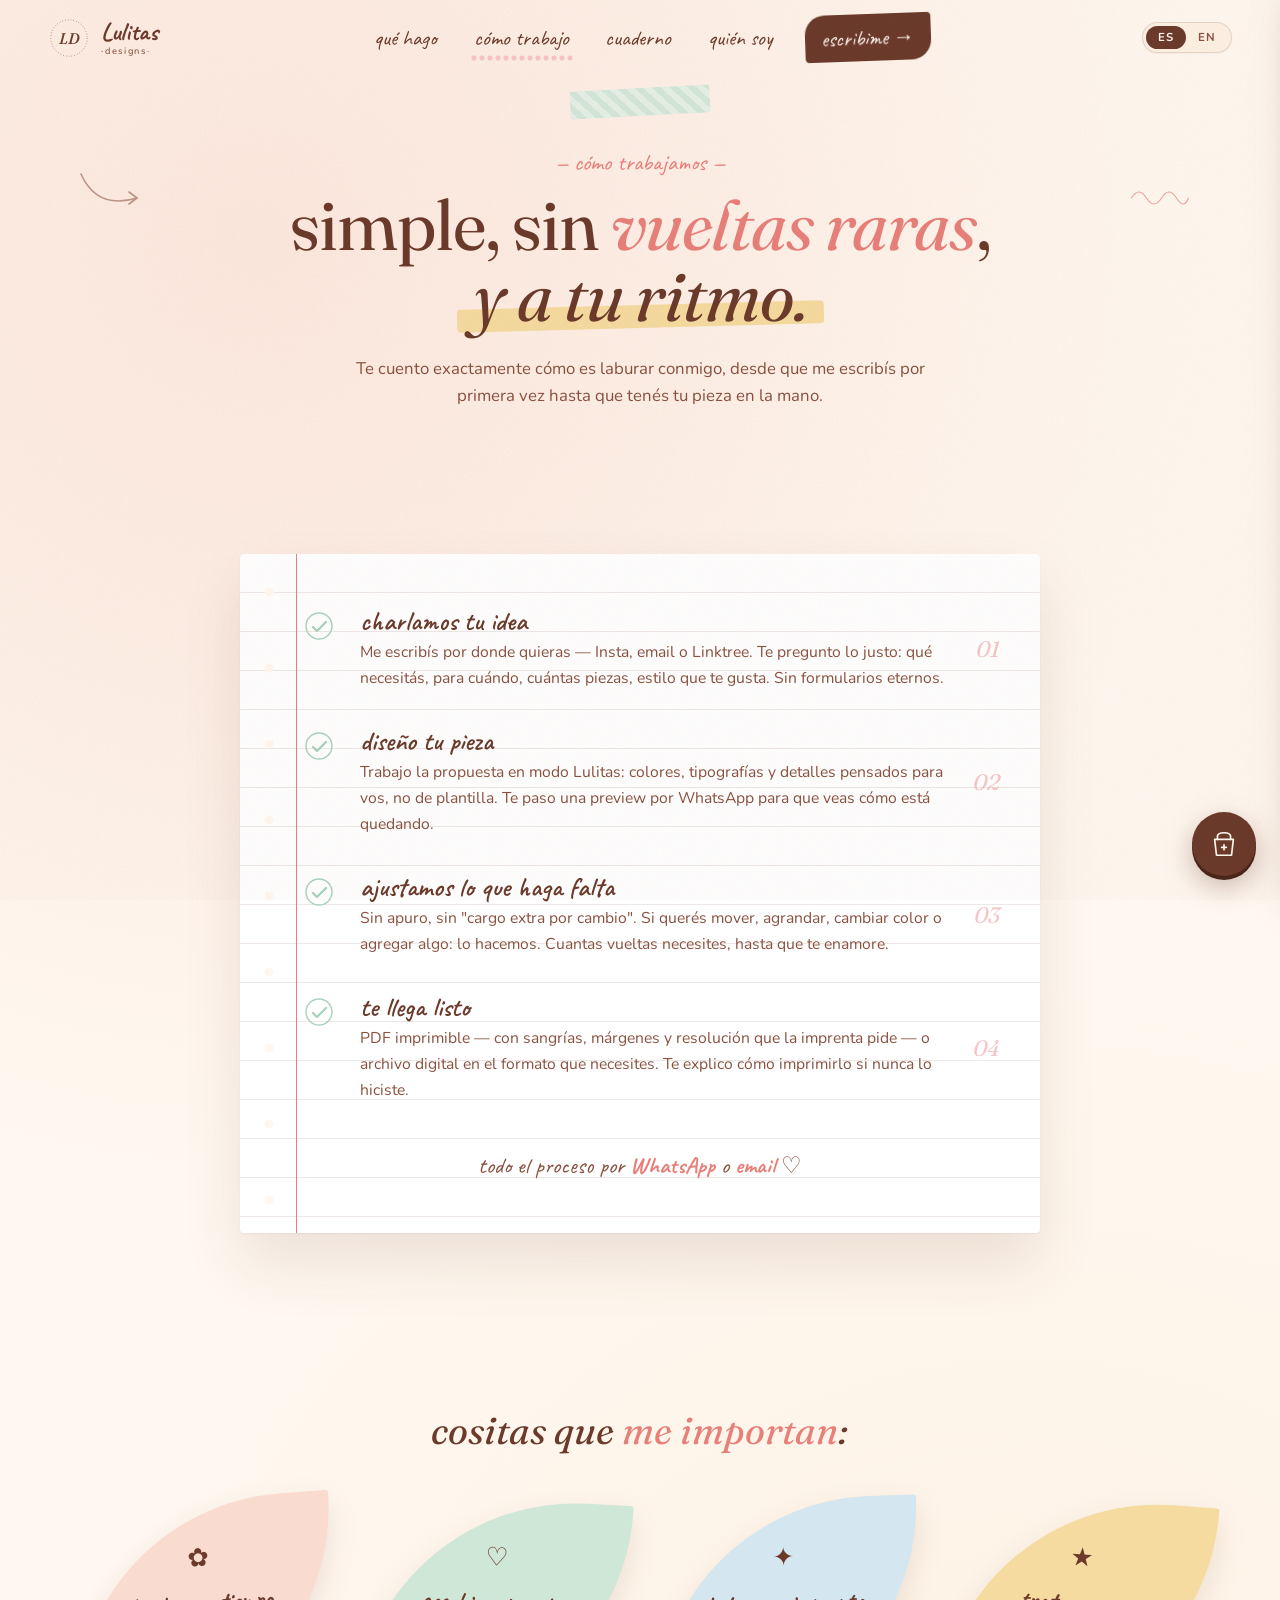
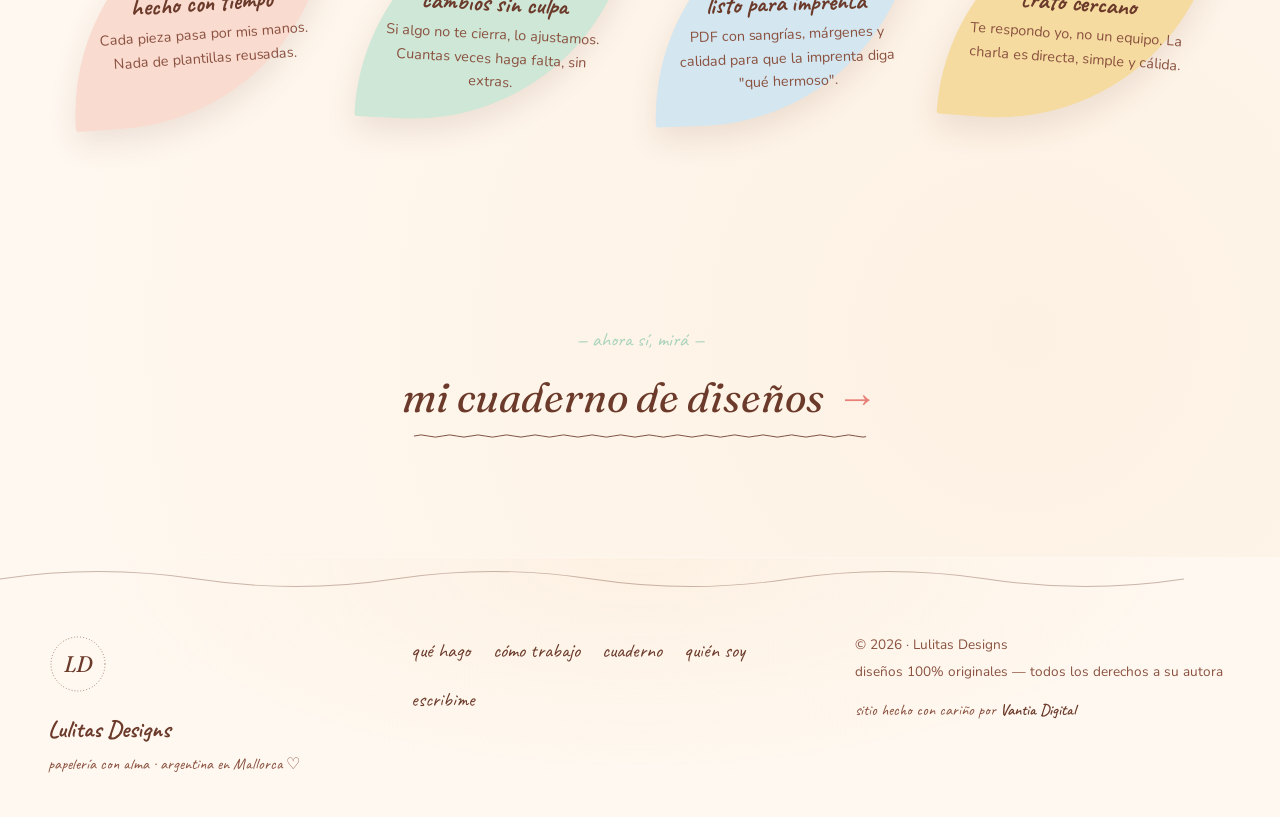
<file: pages/proceso.html>
<!doctype html>
<html lang="es">
<head>
  <meta charset="utf-8" />
  <meta name="viewport" content="width=device-width, initial-scale=1, viewport-fit=cover" />
  <title>Cómo trabajo · Lulitas Designs</title>
  <meta name="description" content="Mi proceso de trabajo: charlamos tu idea, diseño tu pieza, ajustamos juntas, te llega listo. Simple y sin vueltas." />
  <meta name="theme-color" content="#fff8f0" />
  <link rel="icon" type="image/svg+xml" href="../assets/images/favicon.svg" />
  <link rel="preconnect" href="https://fonts.googleapis.com" />
  <link rel="preconnect" href="https://fonts.gstatic.com" crossorigin />
  <link rel="stylesheet" href="https://fonts.googleapis.com/css2?family=Caveat:wght@400;500;600;700&family=Fraunces:ital,opsz,wght@0,9..144,400;0,9..144,500;1,9..144,400;1,9..144,500&family=Nunito:wght@300;400;500;600;700&display=swap" />
  <link rel="stylesheet" href="../assets/css/main.css?v=3" />
  <link rel="stylesheet" href="../assets/css/animations.css?v=3" />
</head>
<body data-page="proceso">

  <div class="loader" id="loader" aria-hidden="true">
    <div class="loader-heart" aria-hidden="true">
      <svg viewBox="0 0 64 64">
        <path d="M32 56s-22-14-22-30c0-8 6-14 14-14 5 0 8 3 8 3s3-3 8-3c8 0 14 6 14 14 0 16-22 30-22 30z"
              fill="#f5c5c5" stroke="#6b3a2a" stroke-width="1.4"/>
        <text x="32" y="32" text-anchor="middle" font-family="Fraunces, serif" font-style="italic" font-size="14" fill="#6b3a2a">LD</text>
      </svg>
    </div>
    <span class="loader-text" data-en="one sec ♡">un momentito ♡</span>
  </div>

  <header class="nav" id="nav">
    <a href="../index.html" class="nav-brand" aria-label="Lulitas Designs — inicio">
      <span class="nav-stamp">
        <svg viewBox="0 0 60 60" aria-hidden="true">
          <circle cx="30" cy="30" r="26" fill="none" stroke="currentColor" stroke-width=".9" stroke-dasharray="1 3"/>
          <text x="30" y="38" text-anchor="middle" font-family="Fraunces, serif" font-style="italic" font-weight="500" font-size="22" fill="currentColor">LD</text>
        </svg>
      </span>
      <span class="nav-name">
        <em>Lulitas</em>
        <span>·Designs·</span>
      </span>
    </a>

    <nav class="nav-links" aria-label="Navegación principal" data-en-aria-label="Main navigation">
      <a href="servicios.html" data-en="what I do">qué hago</a>
      <a href="proceso.html" data-en="how I work">cómo trabajo</a>
      <a href="portfolio.html" data-en="notebook">cuaderno</a>
      <a href="sobre.html" data-en="about me">quién soy</a>
      <a href="contacto.html" class="nav-link-cta" data-en="say hello →">escribime →</a>
    </nav>

    <div class="nav-end">
      <div class="lang-toggle" role="group" aria-label="Idioma" data-en-aria-label="Language">
        <button class="lang-btn is-active" type="button" data-lang="es" aria-pressed="true">ES</button>
        <button class="lang-btn" type="button" data-lang="en" aria-pressed="false">EN</button>
      </div>
      <button class="nav-burger" id="navBurger" aria-label="Abrir menú" data-en-aria-label="Open menu" aria-expanded="false">
        <span></span><span></span><span></span>
      </button>
    </div>
  </header>

  <div class="drawer" id="drawer" aria-hidden="true">
    <nav class="drawer-links">
      <a href="servicios.html" data-en="what I do">qué hago</a>
      <a href="proceso.html" data-en="how I work">cómo trabajo</a>
      <a href="portfolio.html" data-en="notebook">cuaderno</a>
      <a href="sobre.html" data-en="about me">quién soy</a>
      <a href="contacto.html" data-en="say hello ♡">escribime ♡</a>
    </nav>
    <div class="drawer-foot">
      <a href="https://www.instagram.com/lulitas.designs/" target="_blank" rel="noopener">@lulitas.designs</a>
      <a href="mailto:lulitasdesigns@gmail.com" data-en="email">email</a>
    </div>
  </div>

  <main>

    <section class="page-hero">
      <span class="ph-tape" aria-hidden="true"></span>
      <svg class="ph-doodle ph-doodle-1" viewBox="0 0 80 60" aria-hidden="true">
        <path d="M4 14 Q20 50 60 38" fill="none" stroke="currentColor" stroke-width="1.6" stroke-linecap="round"/>
        <path d="M52 32 L60 38 L52 44" fill="none" stroke="currentColor" stroke-width="1.6" stroke-linecap="round" stroke-linejoin="round"/>
      </svg>
      <svg class="ph-doodle ph-doodle-2" viewBox="0 0 80 40" aria-hidden="true">
        <path d="M2 20 Q12 4 22 20 Q32 36 42 20 Q52 4 62 20 Q72 36 78 20" fill="none" stroke="currentColor" stroke-width="1.4" stroke-linecap="round"/>
      </svg>
      <p class="ph-eyebrow" data-en="— how we work —">— cómo trabajamos —</p>
      <h1 class="ph-title" data-en="simple, no <em>weird detours</em>,<br/><span class=&quot;hl&quot;>and at your pace.</span>">
        simple, sin <em>vueltas raras</em>,<br/>
        <span class="hl">y a tu ritmo.</span>
      </h1>
      <p class="ph-sub" data-en="Here's exactly what it's like to work with me, from your first message to the moment you hold your piece in your hand.">
        Te cuento exactamente cómo es laburar conmigo, desde que me
        escribís por primera vez hasta que tenés tu pieza en la mano.
      </p>
    </section>

    <section class="process">
      <div class="notebook">

        <ol class="checklist">
          <li class="check-item">
            <span class="check-tick" aria-hidden="true">
              <svg viewBox="0 0 30 30">
                <circle cx="15" cy="15" r="13" fill="none" stroke="currentColor" stroke-width="1.4"/>
                <path d="M9 16 L13 20 L22 11" fill="none" stroke="currentColor" stroke-width="2.4" stroke-linecap="round" stroke-linejoin="round"/>
              </svg>
            </span>
            <div>
              <h3 data-en="we chat about your idea">charlamos tu idea</h3>
              <p data-en="Reach out wherever — Insta, email or Linktree. I'll ask just the essentials: what you need, when, how many pieces, the style you like. No endless forms.">Me escribís por donde quieras — Insta, email o Linktree. Te pregunto lo justo: qué necesitás, para cuándo, cuántas piezas, estilo que te gusta. Sin formularios eternos.</p>
            </div>
            <span class="check-num">01</span>
          </li>

          <li class="check-item">
            <span class="check-tick" aria-hidden="true">
              <svg viewBox="0 0 30 30">
                <circle cx="15" cy="15" r="13" fill="none" stroke="currentColor" stroke-width="1.4"/>
                <path d="M9 16 L13 20 L22 11" fill="none" stroke="currentColor" stroke-width="2.4" stroke-linecap="round" stroke-linejoin="round"/>
              </svg>
            </span>
            <div>
              <h3 data-en="I design your piece">diseño tu pieza</h3>
              <p data-en="I work the proposal in Lulitas mode: colours, fonts and details thought just for you, not from a template. I send you a preview by WhatsApp so you can see how it's coming along.">Trabajo la propuesta en modo Lulitas: colores, tipografías y detalles pensados para vos, no de plantilla. Te paso una preview por WhatsApp para que veas cómo está quedando.</p>
            </div>
            <span class="check-num">02</span>
          </li>

          <li class="check-item">
            <span class="check-tick" aria-hidden="true">
              <svg viewBox="0 0 30 30">
                <circle cx="15" cy="15" r="13" fill="none" stroke="currentColor" stroke-width="1.4"/>
                <path d="M9 16 L13 20 L22 11" fill="none" stroke="currentColor" stroke-width="2.4" stroke-linecap="round" stroke-linejoin="round"/>
              </svg>
            </span>
            <div>
              <h3 data-en="we adjust whatever you need">ajustamos lo que haga falta</h3>
              <p data-en="No rush, no &quot;extra charge per revision&quot;. Want to move, resize, recolour, add something: we do it. As many rounds as you need, until you love it.">Sin apuro, sin "cargo extra por cambio". Si querés mover, agrandar, cambiar color o agregar algo: lo hacemos. Cuantas vueltas necesites, hasta que te enamore.</p>
            </div>
            <span class="check-num">03</span>
          </li>

          <li class="check-item">
            <span class="check-tick" aria-hidden="true">
              <svg viewBox="0 0 30 30">
                <circle cx="15" cy="15" r="13" fill="none" stroke="currentColor" stroke-width="1.4"/>
                <path d="M9 16 L13 20 L22 11" fill="none" stroke="currentColor" stroke-width="2.4" stroke-linecap="round" stroke-linejoin="round"/>
              </svg>
            </span>
            <div>
              <h3 data-en="it arrives ready">te llega listo</h3>
              <p data-en="Printable PDF — with bleeds, margins and the resolution the print shop needs — or digital file in whatever format you need. I'll walk you through printing if you've never done it.">PDF imprimible — con sangrías, márgenes y resolución que la imprenta pide — o archivo digital en el formato que necesites. Te explico cómo imprimirlo si nunca lo hiciste.</p>
            </div>
            <span class="check-num">04</span>
          </li>
        </ol>

        <p class="notebook-foot">
          <span data-en="the whole process by <strong>WhatsApp</strong> or <strong>email</strong> ♡">todo el proceso por <strong>WhatsApp</strong> o <strong>email</strong> ♡</span>
        </p>
      </div>
    </section>

    <!-- Why mini-bloque -->
    <section class="why">
      <h2 class="why-title" data-en="little things <em>I care about</em>:">cositas que <em>me importan</em>:</h2>
      <div class="why-wall">
        <div class="why-sticker w-1">
          <span class="ws-emoji">✿</span>
          <h3 data-en="made with time">hecho con tiempo</h3>
          <p data-en="Every piece passes through my hands. No reused templates.">Cada pieza pasa por mis manos. Nada de plantillas reusadas.</p>
        </div>
        <div class="why-sticker w-2">
          <span class="ws-emoji">♡</span>
          <h3 data-en="changes, no guilt">cambios sin culpa</h3>
          <p data-en="If something feels off, we adjust it. As many times as needed, no extras.">Si algo no te cierra, lo ajustamos. Cuantas veces haga falta, sin extras.</p>
        </div>
        <div class="why-sticker w-3">
          <span class="ws-emoji">✦</span>
          <h3 data-en="print-ready">listo para imprenta</h3>
          <p data-en="PDFs with bleeds, margins and quality so the print shop says &quot;how lovely&quot;.">PDF con sangrías, márgenes y calidad para que la imprenta diga "qué hermoso".</p>
        </div>
        <div class="why-sticker w-4">
          <span class="ws-emoji">★</span>
          <h3 data-en="warm and direct">trato cercano</h3>
          <p data-en="You hear from me, not a team. The chat is direct, simple and warm.">Te respondo yo, no un equipo. La charla es directa, simple y cálida.</p>
        </div>
      </div>
    </section>

    <section class="nextpage">
      <p class="nextpage-eyebrow" data-en="— now, take a look at —">— ahora sí, mirá —</p>
      <a href="portfolio.html" class="nextpage-link">
        <span data-en="my design notebook">mi cuaderno de diseños</span> <span class="arrow">→</span>
      </a>
    </section>

  </main>

  <footer class="footer">
    <svg class="footer-wave" viewBox="0 0 1200 40" preserveAspectRatio="none" aria-hidden="true">
      <path d="M0 20 Q100 0 200 20 T400 20 T600 20 T800 20 T1000 20 T1200 20"
            fill="none" stroke="#6b3a2a" stroke-width="1.2" stroke-linecap="round"/>
    </svg>
    <div class="footer-inner">
      <div class="footer-brand">
        <svg viewBox="0 0 80 80" aria-hidden="true">
          <circle cx="40" cy="40" r="36" fill="none" stroke="currentColor" stroke-width="1" stroke-dasharray="1 3"/>
          <text x="40" y="50" text-anchor="middle" font-family="Fraunces, serif" font-style="italic" font-size="30" fill="currentColor">LD</text>
        </svg>
        <p><em>Lulitas Designs</em><br/><span data-en="stationery with soul · Argentinian in Mallorca ♡">papelería con alma · argentina en Mallorca ♡</span></p>
      </div>
      <nav class="footer-nav">
        <a href="servicios.html" data-en="what I do">qué hago</a>
        <a href="proceso.html" data-en="how I work">cómo trabajo</a>
        <a href="portfolio.html" data-en="notebook">cuaderno</a>
        <a href="sobre.html" data-en="about me">quién soy</a>
        <a href="contacto.html" data-en="say hello">escribime</a>
      </nav>
      <div class="footer-meta">
        <p>© <span id="year">2026</span> · Lulitas Designs</p>
        <p data-en="100% original designs — all rights reserved by the artist">diseños 100% originales — todos los derechos a su autora</p>
        <p class="footer-sig" data-en="site lovingly built by <a href=&quot;https://www.vantia.digital/&quot; rel=&quot;noopener noreferrer&quot; class=&quot;vantia-link&quot;>Vantia Digital</a>">sitio hecho con cariño por <a href="https://www.vantia.digital/" rel="noopener noreferrer" class="vantia-link">Vantia Digital</a></p>
      </div>
    </div>
  </footer>

  <!-- ===== Carrito: FAB flotante + overlay + drawer ===== -->
  <button class="cart-fab" id="cartFab" type="button" aria-label="Ver mi pedido" data-en-aria-label="View my order">
    <svg viewBox="0 0 32 32" aria-hidden="true">
      <path d="M9 11 L9 8 Q9 4 16 4 Q23 4 23 8 L23 11" fill="none" stroke="currentColor" stroke-width="1.8" stroke-linecap="round"/>
      <path d="M6 11 L26 11 L24 28 L8 28 Z" fill="none" stroke="currentColor" stroke-width="1.8" stroke-linejoin="round"/>
      <path d="M16 17 L16 22 M13.5 19.5 L18.5 19.5" stroke="currentColor" stroke-width="1.8" stroke-linecap="round"/>
    </svg>
    <span class="cart-count" id="cartCount" hidden>0</span>
  </button>

  <div class="cart-overlay" id="cartOverlay" aria-hidden="true"></div>

  <aside class="cart-drawer" id="cartDrawer" aria-hidden="true" aria-label="Tu pedido" data-en-aria-label="Your order">
    <header class="cart-head">
      <h2 data-en="your <em>order</em> ♡">tu <em>pedido</em> ♡</h2>
      <button class="cart-close" id="cartClose" type="button" aria-label="Cerrar pedido" data-en-aria-label="Close order">×</button>
    </header>
    <div class="cart-body" id="cartBody"></div>
    <div class="cart-foot">
      <div class="cart-total">
        <span class="cart-total-label" data-en="total">total</span>
        <span class="cart-total-value" id="cartTotalValue">0 piezas</span>
      </div>
      <form class="cart-form" id="cartForm" novalidate>
        <label data-en="your name">tu nombre
          <input type="text" name="name" required autocomplete="name" placeholder="¿cómo te llamás?" data-en-placeholder="what's your name?" />
        </label>
        <label data-en="how to reach you">cómo te contacto
          <input type="text" name="contact" placeholder="whatsapp, email o instagram" data-en-placeholder="whatsapp, email or instagram" />
        </label>
        <label data-en="anything else">algo más
          <textarea name="notes" placeholder="contame fechas, cantidades, ideas..." data-en-placeholder="dates, quantities, ideas..."></textarea>
        </label>
        <button type="submit" class="cart-submit" id="cartSubmit" disabled>
          <svg viewBox="0 0 24 24" aria-hidden="true">
            <path d="M3 6h18v12H3z M3 6l9 7 9-7" fill="none" stroke="currentColor" stroke-width="1.8" stroke-linejoin="round"/>
          </svg>
          <span data-en="send order by email">enviar pedido por email</span>
        </button>
        <button type="button" class="cart-clear" id="cartClear" data-en="clear order">vaciar pedido</button>
        <p class="cart-note" data-en="I'll open your mail client with everything ready.<br/>You review &amp; send ♡">Te abro el cliente de mail con todo armado.<br/>Vos revisás y mandás ♡</p>
      </form>
    </div>
  </aside>

  <script src="../assets/js/i18n.js?v=1" defer></script>
  <script src="../assets/js/main.js?v=3" defer></script>
  <script src="../assets/js/animations.js?v=3" defer></script>
  <script src="../assets/js/cart.js?v=2" defer></script>
</body>
</html>
</file>
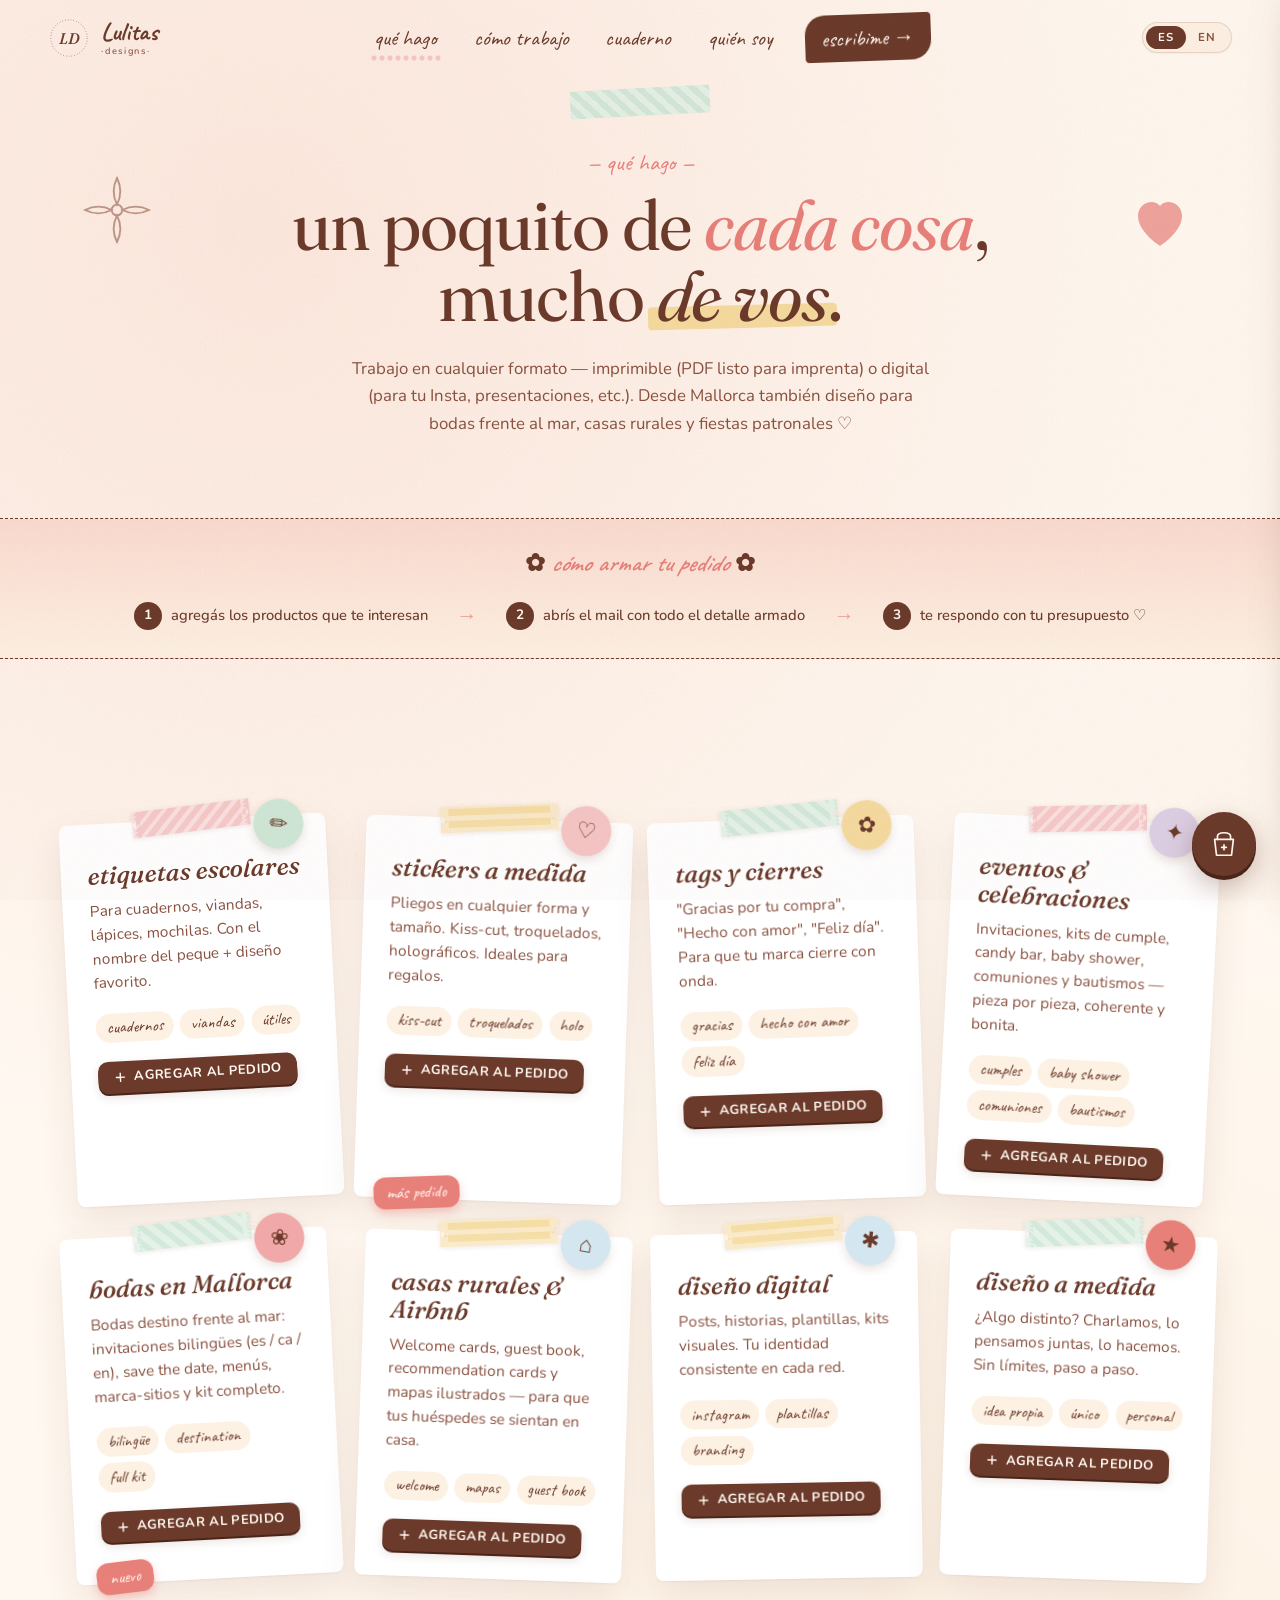
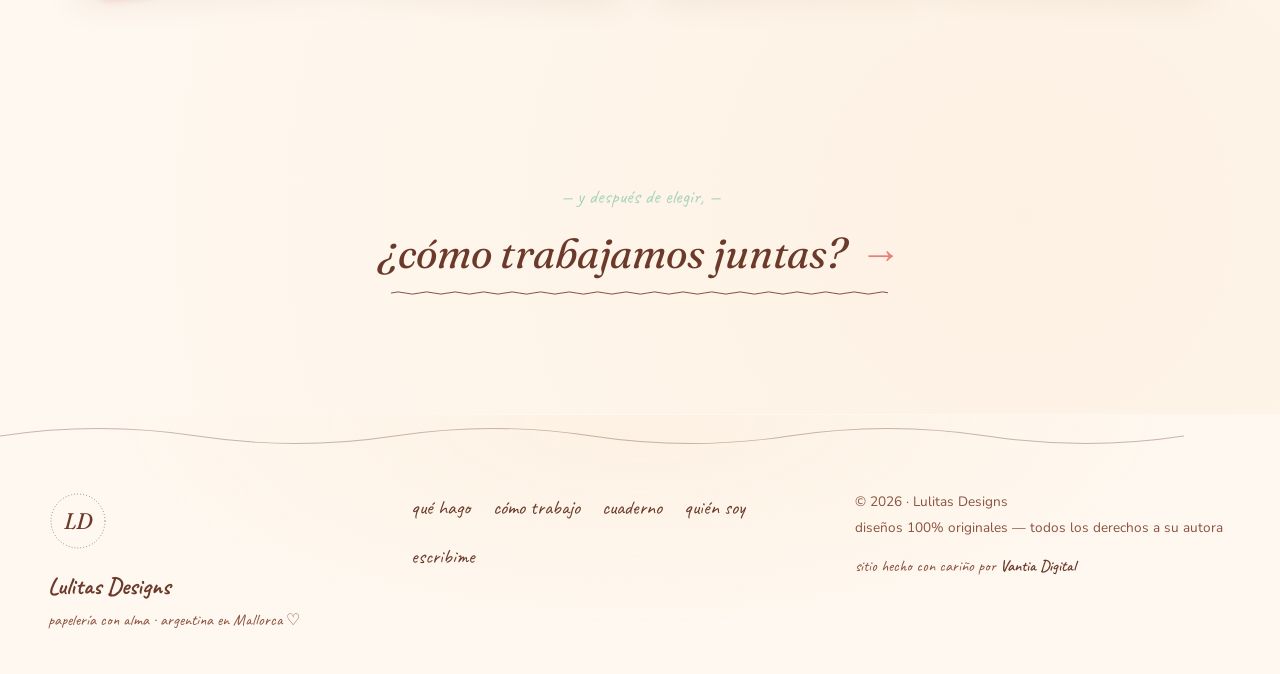
<file: pages/servicios.html>
<!doctype html>
<html lang="es">
<head>
  <meta charset="utf-8" />
  <meta name="viewport" content="width=device-width, initial-scale=1, viewport-fit=cover" />
  <title>Qué hago · Lulitas Designs</title>
  <meta name="description" content="Servicios de Lulitas Designs: etiquetas escolares, stickers, tags, papelería de eventos, diseño digital y trabajos a medida." />
  <meta name="theme-color" content="#fff8f0" />
  <link rel="icon" type="image/svg+xml" href="../assets/images/favicon.svg" />
  <link rel="preconnect" href="https://fonts.googleapis.com" />
  <link rel="preconnect" href="https://fonts.gstatic.com" crossorigin />
  <link rel="stylesheet" href="https://fonts.googleapis.com/css2?family=Caveat:wght@400;500;600;700&family=Fraunces:ital,opsz,wght@0,9..144,400;0,9..144,500;1,9..144,400;1,9..144,500&family=Nunito:wght@300;400;500;600;700&display=swap" />
  <link rel="stylesheet" href="../assets/css/main.css?v=3" />
  <link rel="stylesheet" href="../assets/css/animations.css?v=3" />
</head>
<body data-page="servicios">

  <div class="loader" id="loader" aria-hidden="true">
    <div class="loader-heart" aria-hidden="true">
      <svg viewBox="0 0 64 64">
        <path d="M32 56s-22-14-22-30c0-8 6-14 14-14 5 0 8 3 8 3s3-3 8-3c8 0 14 6 14 14 0 16-22 30-22 30z"
              fill="#f5c5c5" stroke="#6b3a2a" stroke-width="1.4"/>
        <text x="32" y="32" text-anchor="middle" font-family="Fraunces, serif" font-style="italic" font-size="14" fill="#6b3a2a">LD</text>
      </svg>
    </div>
    <span class="loader-text" data-en="one sec ♡">un momentito ♡</span>
  </div>

  <header class="nav" id="nav">
    <a href="../index.html" class="nav-brand" aria-label="Lulitas Designs — inicio">
      <span class="nav-stamp">
        <svg viewBox="0 0 60 60" aria-hidden="true">
          <circle cx="30" cy="30" r="26" fill="none" stroke="currentColor" stroke-width=".9" stroke-dasharray="1 3"/>
          <text x="30" y="38" text-anchor="middle" font-family="Fraunces, serif" font-style="italic" font-weight="500" font-size="22" fill="currentColor">LD</text>
        </svg>
      </span>
      <span class="nav-name">
        <em>Lulitas</em>
        <span>·Designs·</span>
      </span>
    </a>

    <nav class="nav-links" aria-label="Navegación principal" data-en-aria-label="Main navigation">
      <a href="servicios.html" data-en="what I do">qué hago</a>
      <a href="proceso.html" data-en="how I work">cómo trabajo</a>
      <a href="portfolio.html" data-en="notebook">cuaderno</a>
      <a href="sobre.html" data-en="about me">quién soy</a>
      <a href="contacto.html" class="nav-link-cta" data-en="say hello →">escribime →</a>
    </nav>

    <div class="nav-end">
      <div class="lang-toggle" role="group" aria-label="Idioma" data-en-aria-label="Language">
        <button class="lang-btn is-active" type="button" data-lang="es" aria-pressed="true">ES</button>
        <button class="lang-btn" type="button" data-lang="en" aria-pressed="false">EN</button>
      </div>
      <button class="nav-burger" id="navBurger" aria-label="Abrir menú" data-en-aria-label="Open menu" aria-expanded="false">
        <span></span><span></span><span></span>
      </button>
    </div>
  </header>

  <div class="drawer" id="drawer" aria-hidden="true">
    <nav class="drawer-links">
      <a href="servicios.html" data-en="what I do">qué hago</a>
      <a href="proceso.html" data-en="how I work">cómo trabajo</a>
      <a href="portfolio.html" data-en="notebook">cuaderno</a>
      <a href="sobre.html" data-en="about me">quién soy</a>
      <a href="contacto.html" data-en="say hello ♡">escribime ♡</a>
    </nav>
    <div class="drawer-foot">
      <a href="https://www.instagram.com/lulitas.designs/" target="_blank" rel="noopener">@lulitas.designs</a>
      <a href="mailto:lulitasdesigns@gmail.com" data-en="email">email</a>
    </div>
  </div>

  <main>

    <section class="page-hero">
      <span class="ph-tape" aria-hidden="true"></span>
      <svg class="ph-doodle ph-doodle-1" viewBox="0 0 60 60" aria-hidden="true">
        <g fill="none" stroke="currentColor" stroke-width="1.4" stroke-linecap="round">
          <circle cx="30" cy="30" r="4"/>
          <path d="M30 6 Q35 16 30 26 Q25 16 30 6Z"/>
          <path d="M54 30 Q44 35 34 30 Q44 25 54 30Z"/>
          <path d="M30 54 Q35 44 30 34 Q25 44 30 54Z"/>
          <path d="M6 30 Q16 35 26 30 Q16 25 6 30Z"/>
        </g>
      </svg>
      <svg class="ph-doodle ph-doodle-2" viewBox="0 0 30 30" aria-hidden="true">
        <path d="M15 26s-11-7-11-15c0-4 3-7 7-7 2.5 0 4 2 4 2s1.5-2 4-2c4 0 7 3 7 7 0 8-11 15-11 15z" fill="currentColor"/>
      </svg>
      <p class="ph-eyebrow" data-en="— what I do —">— qué hago —</p>
      <h1 class="ph-title" data-en="a little of <em>each thing</em>,<br/>a lot <span class=&quot;hl&quot;>of you</span>.">
        un poquito de <em>cada cosa</em>,<br/>
        mucho <span class="hl">de vos</span>.
      </h1>
      <p class="ph-sub" data-en="I work in any format — printable (print-ready PDF) or digital (for your Insta, decks, etc.). From Mallorca I also design for seaside weddings, rural houses and local festivals ♡">
        Trabajo en cualquier formato — imprimible (PDF listo para imprenta) o
        digital (para tu Insta, presentaciones, etc.). Desde Mallorca también
        diseño para bodas frente al mar, casas rurales y fiestas patronales ♡
      </p>
    </section>

    <!-- Banner: cómo funciona el pedido -->
    <section class="order-banner" aria-label="Cómo funciona el pedido" data-en-aria-label="How orders work">
      <p class="order-banner-title" data-en="✿ <em>how to build your order</em> ✿">✿ <em>cómo armar tu pedido</em> ✿</p>
      <div class="order-banner-steps">
        <span class="order-banner-step" data-en="<span class=&quot;step-num&quot;>1</span> add the products you like"><span class="step-num">1</span> agregás los productos que te interesan</span>
        <span class="order-banner-arrow" aria-hidden="true">→</span>
        <span class="order-banner-step" data-en="<span class=&quot;step-num&quot;>2</span> open the mail with everything ready"><span class="step-num">2</span> abrís el mail con todo el detalle armado</span>
        <span class="order-banner-arrow" aria-hidden="true">→</span>
        <span class="order-banner-step" data-en="<span class=&quot;step-num&quot;>3</span> I reply with your quote ♡"><span class="step-num">3</span> te respondo con tu presupuesto ♡</span>
      </div>
    </section>

    <section class="services">
      <div class="tags-wall">

        <article class="tag-card tag-1">
          <span class="washi washi-pink" aria-hidden="true"></span>
          <span class="tag-sticker" style="--c:#cfe7d7">✏︎</span>
          <h3 data-en="school labels">etiquetas escolares</h3>
          <p data-en="For notebooks, lunchboxes, pencils, backpacks. With the kid's name + their favourite design.">Para cuadernos, viandas, lápices, mochilas. Con el nombre del peque + diseño favorito.</p>
          <ul class="tag-list">
            <li data-en="notebooks">cuadernos</li><li data-en="lunchboxes">viandas</li><li data-en="supplies">útiles</li>
          </ul>
        </article>

        <article class="tag-card tag-2">
          <span class="washi washi-butter" aria-hidden="true"></span>
          <span class="tag-sticker" style="--c:#f5c5c5">♡</span>
          <h3 data-en="custom stickers">stickers a medida</h3>
          <p data-en="Sheets in any shape and size. Kiss-cut, die-cut, holographic. Ideal as gifts.">Pliegos en cualquier forma y tamaño. Kiss-cut, troquelados, holográficos. Ideales para regalos.</p>
          <ul class="tag-list">
            <li>kiss-cut</li><li data-en="die-cut">troquelados</li><li>holo</li>
          </ul>
          <span class="badge-mini" data-en="most ordered">más pedido</span>
        </article>

        <article class="tag-card tag-3">
          <span class="washi washi-mint" aria-hidden="true"></span>
          <span class="tag-sticker" style="--c:#f5dba0">✿</span>
          <h3 data-en="tags &amp; packaging">tags y cierres</h3>
          <p data-en="&quot;Thanks for your order&quot;, &quot;Made with love&quot;, &quot;Happy day&quot;. So your brand wraps things up nicely.">"Gracias por tu compra", "Hecho con amor", "Feliz día". Para que tu marca cierre con onda.</p>
          <ul class="tag-list">
            <li data-en="thanks">gracias</li><li data-en="made with love">hecho con amor</li><li data-en="happy day">feliz día</li>
          </ul>
        </article>

        <article class="tag-card tag-4">
          <span class="washi washi-pink" aria-hidden="true"></span>
          <span class="tag-sticker" style="--c:#ddd0e5">✦</span>
          <h3 data-en="events &amp; celebrations">eventos &amp; celebraciones</h3>
          <p data-en="Invitations, birthday kits, candy bar, baby shower, first communions and baptisms — piece by piece, consistent and beautiful.">Invitaciones, kits de cumple, candy bar, baby shower, comuniones y bautismos — pieza por pieza, coherente y bonita.</p>
          <ul class="tag-list">
            <li data-en="birthdays">cumples</li><li>baby shower</li><li data-en="communions">comuniones</li><li data-en="baptisms">bautismos</li>
          </ul>
        </article>

        <article class="tag-card tag-1">
          <span class="washi washi-mint" aria-hidden="true"></span>
          <span class="tag-sticker" style="--c:#f0a8a8">❀</span>
          <h3 data-en="weddings in Mallorca">bodas en Mallorca</h3>
          <p data-en="Destination weddings by the sea: bilingual invitations (es / ca / en), save the date, menus, place cards and full kit.">Bodas destino frente al mar: invitaciones bilingües (es / ca / en), save the date, menús, marca-sitios y kit completo.</p>
          <ul class="tag-list">
            <li data-en="bilingual">bilingüe</li><li>destination</li><li>full kit</li>
          </ul>
          <span class="badge-mini" data-en="new">nuevo</span>
        </article>

        <article class="tag-card tag-2">
          <span class="washi washi-butter" aria-hidden="true"></span>
          <span class="tag-sticker" style="--c:#d4e6ef">⌂</span>
          <h3 data-en="rural houses &amp; Airbnb">casas rurales &amp; Airbnb</h3>
          <p data-en="Welcome cards, guest books, recommendation cards and illustrated maps — so your guests feel at home.">Welcome cards, guest book, recommendation cards y mapas ilustrados — para que tus huéspedes se sientan en casa.</p>
          <ul class="tag-list">
            <li>welcome</li><li data-en="maps">mapas</li><li>guest book</li>
          </ul>
        </article>

        <article class="tag-card tag-5">
          <span class="washi washi-butter" aria-hidden="true"></span>
          <span class="tag-sticker" style="--c:#d4e6ef">✱</span>
          <h3 data-en="digital design">diseño digital</h3>
          <p data-en="Posts, stories, templates, visual kits. A consistent identity on every channel.">Posts, historias, plantillas, kits visuales. Tu identidad consistente en cada red.</p>
          <ul class="tag-list">
            <li>instagram</li><li data-en="templates">plantillas</li><li>branding</li>
          </ul>
        </article>

        <article class="tag-card tag-6">
          <span class="washi washi-mint" aria-hidden="true"></span>
          <span class="tag-sticker" style="--c:#e8807a">★</span>
          <h3 data-en="custom design">diseño a medida</h3>
          <p data-en="Something different? We chat, think it through together and make it. No limits, step by step.">¿Algo distinto? Charlamos, lo pensamos juntas, lo hacemos. Sin límites, paso a paso.</p>
          <ul class="tag-list">
            <li data-en="your idea">idea propia</li><li data-en="unique">único</li><li data-en="personal">personal</li>
          </ul>
        </article>

      </div>
    </section>

    <section class="nextpage">
      <p class="nextpage-eyebrow" data-en="— and once you've picked, —">— y después de elegir, —</p>
      <a href="proceso.html" class="nextpage-link">
        <span data-en="how do we work together?">¿cómo trabajamos juntas?</span> <span class="arrow">→</span>
      </a>
    </section>

  </main>

  <footer class="footer">
    <svg class="footer-wave" viewBox="0 0 1200 40" preserveAspectRatio="none" aria-hidden="true">
      <path d="M0 20 Q100 0 200 20 T400 20 T600 20 T800 20 T1000 20 T1200 20"
            fill="none" stroke="#6b3a2a" stroke-width="1.2" stroke-linecap="round"/>
    </svg>
    <div class="footer-inner">
      <div class="footer-brand">
        <svg viewBox="0 0 80 80" aria-hidden="true">
          <circle cx="40" cy="40" r="36" fill="none" stroke="currentColor" stroke-width="1" stroke-dasharray="1 3"/>
          <text x="40" y="50" text-anchor="middle" font-family="Fraunces, serif" font-style="italic" font-size="30" fill="currentColor">LD</text>
        </svg>
        <p><em>Lulitas Designs</em><br/><span data-en="stationery with soul · Argentinian in Mallorca ♡">papelería con alma · argentina en Mallorca ♡</span></p>
      </div>
      <nav class="footer-nav">
        <a href="servicios.html" data-en="what I do">qué hago</a>
        <a href="proceso.html" data-en="how I work">cómo trabajo</a>
        <a href="portfolio.html" data-en="notebook">cuaderno</a>
        <a href="sobre.html" data-en="about me">quién soy</a>
        <a href="contacto.html" data-en="say hello">escribime</a>
      </nav>
      <div class="footer-meta">
        <p>© <span id="year">2026</span> · Lulitas Designs</p>
        <p data-en="100% original designs — all rights reserved by the artist">diseños 100% originales — todos los derechos a su autora</p>
        <p class="footer-sig" data-en="site lovingly built by <a href=&quot;https://www.vantia.digital/&quot; rel=&quot;noopener noreferrer&quot; class=&quot;vantia-link&quot;>Vantia Digital</a>">sitio hecho con cariño por <a href="https://www.vantia.digital/" rel="noopener noreferrer" class="vantia-link">Vantia Digital</a></p>
      </div>
    </div>
  </footer>

  <!-- ===== Carrito: FAB flotante + overlay + drawer ===== -->
  <button class="cart-fab" id="cartFab" type="button" aria-label="Ver mi pedido" data-en-aria-label="View my order">
    <svg viewBox="0 0 32 32" aria-hidden="true">
      <path d="M9 11 L9 8 Q9 4 16 4 Q23 4 23 8 L23 11" fill="none" stroke="currentColor" stroke-width="1.8" stroke-linecap="round"/>
      <path d="M6 11 L26 11 L24 28 L8 28 Z" fill="none" stroke="currentColor" stroke-width="1.8" stroke-linejoin="round"/>
      <path d="M16 17 L16 22 M13.5 19.5 L18.5 19.5" stroke="currentColor" stroke-width="1.8" stroke-linecap="round"/>
    </svg>
    <span class="cart-count" id="cartCount" hidden>0</span>
  </button>

  <div class="cart-overlay" id="cartOverlay" aria-hidden="true"></div>

  <aside class="cart-drawer" id="cartDrawer" aria-hidden="true" aria-label="Tu pedido" data-en-aria-label="Your order">
    <header class="cart-head">
      <h2 data-en="your <em>order</em> ♡">tu <em>pedido</em> ♡</h2>
      <button class="cart-close" id="cartClose" type="button" aria-label="Cerrar pedido" data-en-aria-label="Close order">×</button>
    </header>
    <div class="cart-body" id="cartBody"></div>
    <div class="cart-foot">
      <div class="cart-total">
        <span class="cart-total-label" data-en="total">total</span>
        <span class="cart-total-value" id="cartTotalValue">0 piezas</span>
      </div>
      <form class="cart-form" id="cartForm" novalidate>
        <label data-en="your name">tu nombre
          <input type="text" name="name" required autocomplete="name" placeholder="¿cómo te llamás?" data-en-placeholder="what's your name?" />
        </label>
        <label data-en="how to reach you">cómo te contacto
          <input type="text" name="contact" placeholder="whatsapp, email o instagram" data-en-placeholder="whatsapp, email or instagram" />
        </label>
        <label data-en="anything else">algo más
          <textarea name="notes" placeholder="contame fechas, cantidades, ideas..." data-en-placeholder="dates, quantities, ideas..."></textarea>
        </label>
        <button type="submit" class="cart-submit" id="cartSubmit" disabled>
          <svg viewBox="0 0 24 24" aria-hidden="true">
            <path d="M3 6h18v12H3z M3 6l9 7 9-7" fill="none" stroke="currentColor" stroke-width="1.8" stroke-linejoin="round"/>
          </svg>
          <span data-en="send order by email">enviar pedido por email</span>
        </button>
        <button type="button" class="cart-clear" id="cartClear" data-en="clear order">vaciar pedido</button>
        <p class="cart-note" data-en="I'll open your mail client with everything ready.<br/>You review &amp; send ♡">Te abro el cliente de mail con todo armado.<br/>Vos revisás y mandás ♡</p>
      </form>
    </div>
  </aside>

  <script src="../assets/js/i18n.js?v=1" defer></script>
  <script src="../assets/js/main.js?v=3" defer></script>
  <script src="../assets/js/animations.js?v=3" defer></script>
  <script src="../assets/js/cart.js?v=2" defer></script>
</body>
</html>
</file>
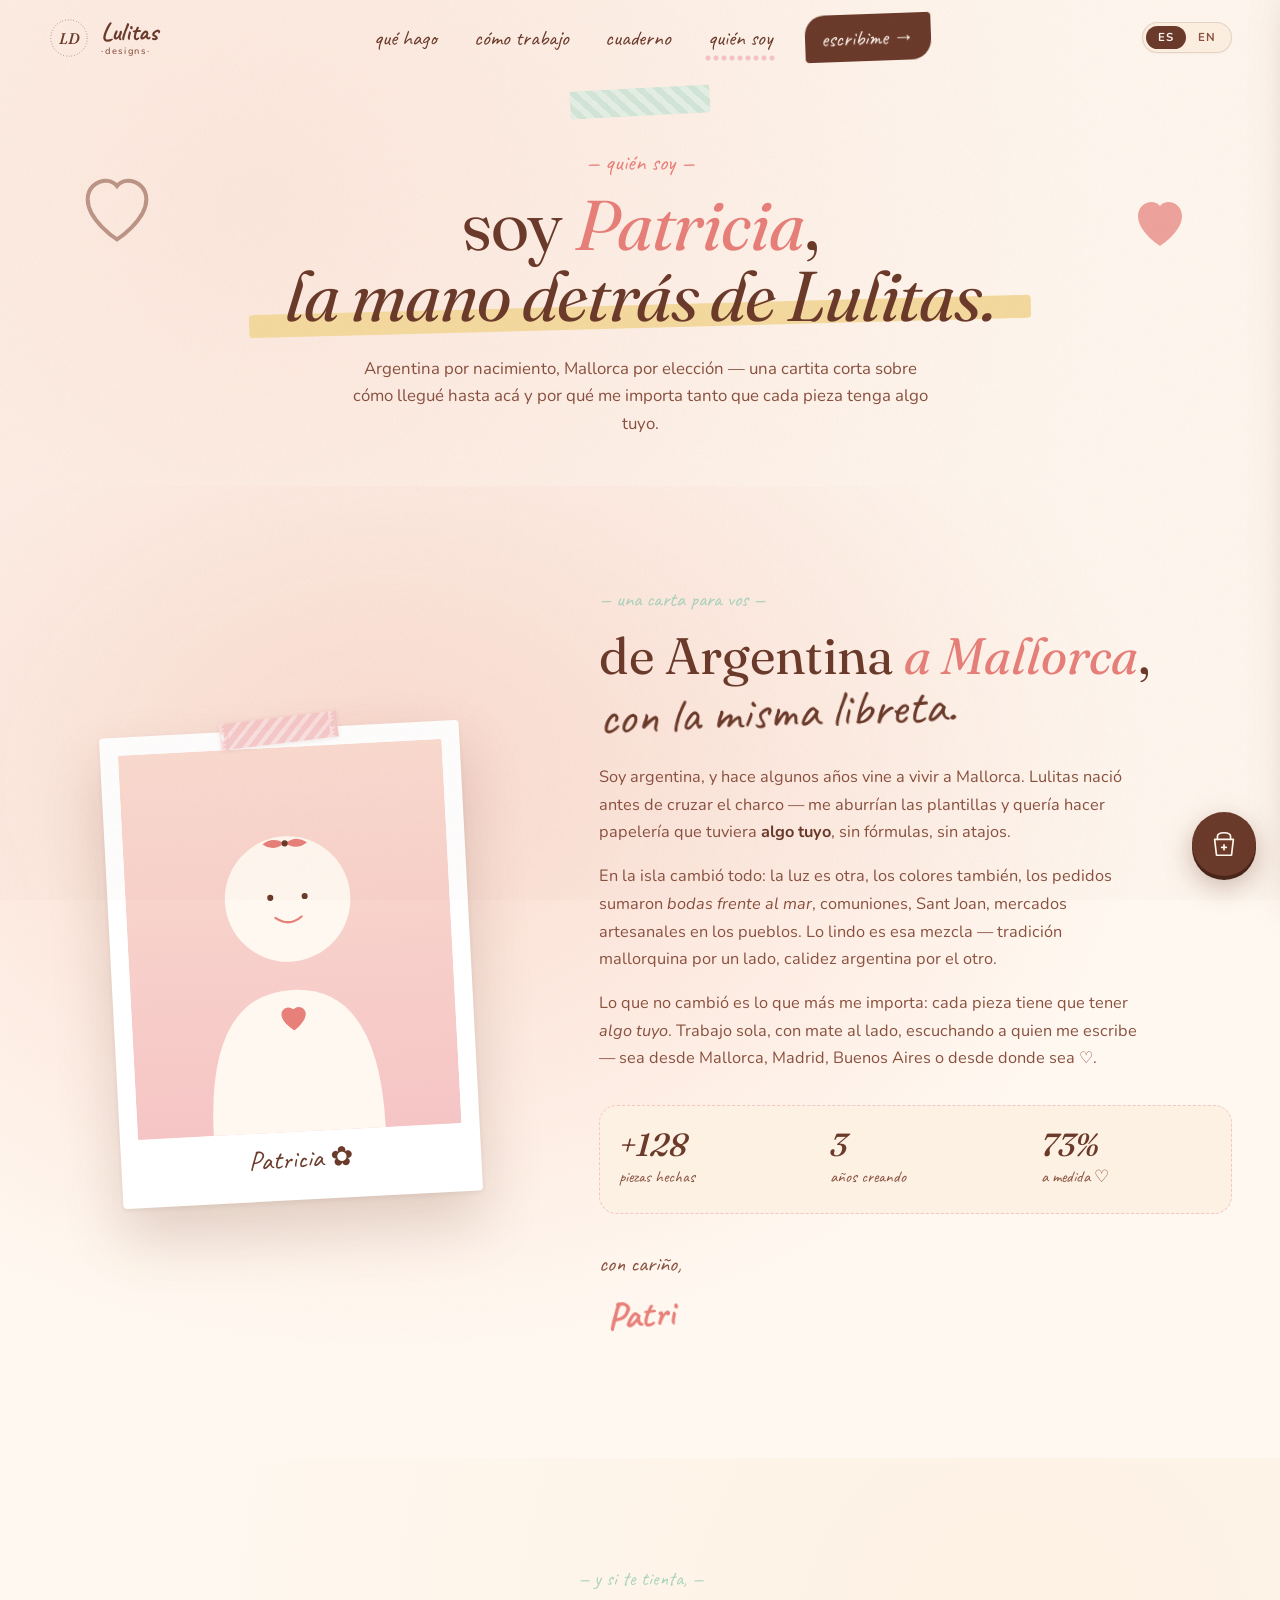
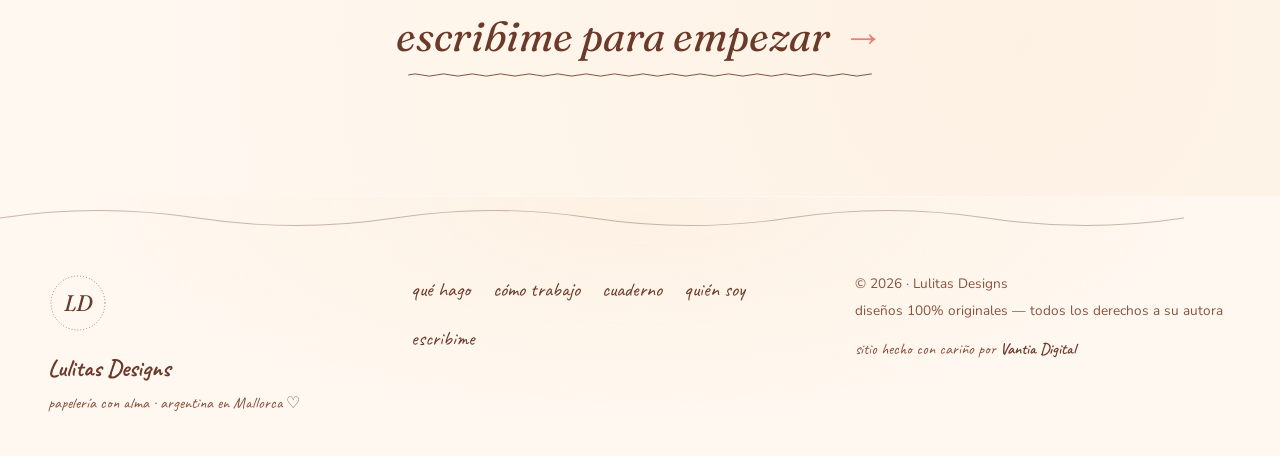
<file: pages/sobre.html>
<!doctype html>
<html lang="es">
<head>
  <meta charset="utf-8" />
  <meta name="viewport" content="width=device-width, initial-scale=1, viewport-fit=cover" />
  <title>Quién soy · Lulitas Designs</title>
  <meta name="description" content="Soy Patricia, diseñadora de Lulitas Designs. Una carta cortita sobre por qué hago lo que hago, desde Argentina con mate al lado." />
  <meta name="theme-color" content="#fff8f0" />
  <link rel="icon" type="image/svg+xml" href="../assets/images/favicon.svg" />
  <link rel="preconnect" href="https://fonts.googleapis.com" />
  <link rel="preconnect" href="https://fonts.gstatic.com" crossorigin />
  <link rel="stylesheet" href="https://fonts.googleapis.com/css2?family=Caveat:wght@400;500;600;700&family=Fraunces:ital,opsz,wght@0,9..144,400;0,9..144,500;1,9..144,400;1,9..144,500&family=Nunito:wght@300;400;500;600;700&display=swap" />
  <link rel="stylesheet" href="../assets/css/main.css?v=3" />
  <link rel="stylesheet" href="../assets/css/animations.css?v=3" />
</head>
<body data-page="sobre">

  <div class="loader" id="loader" aria-hidden="true">
    <div class="loader-heart" aria-hidden="true">
      <svg viewBox="0 0 64 64">
        <path d="M32 56s-22-14-22-30c0-8 6-14 14-14 5 0 8 3 8 3s3-3 8-3c8 0 14 6 14 14 0 16-22 30-22 30z"
              fill="#f5c5c5" stroke="#6b3a2a" stroke-width="1.4"/>
        <text x="32" y="32" text-anchor="middle" font-family="Fraunces, serif" font-style="italic" font-size="14" fill="#6b3a2a">LD</text>
      </svg>
    </div>
    <span class="loader-text" data-en="one sec ♡">un momentito ♡</span>
  </div>

  <header class="nav" id="nav">
    <a href="../index.html" class="nav-brand" aria-label="Lulitas Designs — inicio">
      <span class="nav-stamp">
        <svg viewBox="0 0 60 60" aria-hidden="true">
          <circle cx="30" cy="30" r="26" fill="none" stroke="currentColor" stroke-width=".9" stroke-dasharray="1 3"/>
          <text x="30" y="38" text-anchor="middle" font-family="Fraunces, serif" font-style="italic" font-weight="500" font-size="22" fill="currentColor">LD</text>
        </svg>
      </span>
      <span class="nav-name">
        <em>Lulitas</em>
        <span>·Designs·</span>
      </span>
    </a>

    <nav class="nav-links" aria-label="Navegación principal" data-en-aria-label="Main navigation">
      <a href="servicios.html" data-en="what I do">qué hago</a>
      <a href="proceso.html" data-en="how I work">cómo trabajo</a>
      <a href="portfolio.html" data-en="notebook">cuaderno</a>
      <a href="sobre.html" data-en="about me">quién soy</a>
      <a href="contacto.html" class="nav-link-cta" data-en="say hello →">escribime →</a>
    </nav>

    <div class="nav-end">
      <div class="lang-toggle" role="group" aria-label="Idioma" data-en-aria-label="Language">
        <button class="lang-btn is-active" type="button" data-lang="es" aria-pressed="true">ES</button>
        <button class="lang-btn" type="button" data-lang="en" aria-pressed="false">EN</button>
      </div>
      <button class="nav-burger" id="navBurger" aria-label="Abrir menú" data-en-aria-label="Open menu" aria-expanded="false">
        <span></span><span></span><span></span>
      </button>
    </div>
  </header>

  <div class="drawer" id="drawer" aria-hidden="true">
    <nav class="drawer-links">
      <a href="servicios.html" data-en="what I do">qué hago</a>
      <a href="proceso.html" data-en="how I work">cómo trabajo</a>
      <a href="portfolio.html" data-en="notebook">cuaderno</a>
      <a href="sobre.html" data-en="about me">quién soy</a>
      <a href="contacto.html" data-en="say hello ♡">escribime ♡</a>
    </nav>
    <div class="drawer-foot">
      <a href="https://www.instagram.com/lulitas.designs/" target="_blank" rel="noopener">@lulitas.designs</a>
      <a href="mailto:lulitasdesigns@gmail.com" data-en="email">email</a>
    </div>
  </div>

  <main>

    <section class="page-hero">
      <span class="ph-tape" aria-hidden="true"></span>
      <svg class="ph-doodle ph-doodle-1" viewBox="0 0 30 30" aria-hidden="true">
        <path d="M15 26s-11-7-11-15c0-4 3-7 7-7 2.5 0 4 2 4 2s1.5-2 4-2c4 0 7 3 7 7 0 8-11 15-11 15z"
              fill="none" stroke="currentColor" stroke-width="1.5"/>
      </svg>
      <svg class="ph-doodle ph-doodle-2" viewBox="0 0 30 30" aria-hidden="true">
        <path d="M15 26s-11-7-11-15c0-4 3-7 7-7 2.5 0 4 2 4 2s1.5-2 4-2c4 0 7 3 7 7 0 8-11 15-11 15z" fill="currentColor"/>
      </svg>
      <p class="ph-eyebrow" data-en="— about me —">— quién soy —</p>
      <h1 class="ph-title" data-en="I'm <em>Patricia</em>,<br/><span class=&quot;hl&quot;>the hand behind Lulitas.</span>">
        soy <em>Patricia</em>,<br/>
        <span class="hl">la mano detrás de Lulitas.</span>
      </h1>
      <p class="ph-sub" data-en="Argentinian by birth, Mallorca by choice — a short note about how I got here and why I care so much that every piece has something of yours.">
        Argentina por nacimiento, Mallorca por elección — una cartita
        corta sobre cómo llegué hasta acá y por qué me importa tanto
        que cada pieza tenga algo tuyo.
      </p>
    </section>

    <section class="about">
      <div class="about-grid">

        <div class="about-photo">
          <div class="photo-frame">
            <span class="washi washi-pink washi-top" aria-hidden="true"></span>
            <svg viewBox="0 0 320 380" class="photo-art" aria-hidden="true">
              <defs>
                <linearGradient id="bg2" x1="0" y1="0" x2="0" y2="1">
                  <stop offset="0%" stop-color="#fadbd0"/>
                  <stop offset="100%" stop-color="#f5c5c5"/>
                </linearGradient>
              </defs>
              <rect width="320" height="380" fill="url(#bg2)"/>
              <circle cx="160" cy="150" r="62" fill="#fff8f0"/>
              <path d="M75 380 Q75 240 160 240 Q245 240 245 380 Z" fill="#fff8f0"/>
              <circle cx="143" cy="148" r="3" fill="#6b3a2a"/>
              <circle cx="177" cy="148" r="3" fill="#6b3a2a"/>
              <path d="M147 168 Q160 178 173 168" fill="none" stroke="#e8807a" stroke-width="2.2" stroke-linecap="round"/>
              <g transform="translate(160 95)">
                <path d="M-22 0 Q-12 -8 0 0 Q-12 8 -22 0Z" fill="#e8807a"/>
                <path d="M22 0 Q12 -8 0 0 Q12 8 22 0Z" fill="#e8807a"/>
                <circle r="3" fill="#6b3a2a"/>
              </g>
              <path d="M160 280s-12-8-12-16c0-4 3-7 7-7 2 0 4 1.5 5 2 1-0.5 3-2 5-2 4 0 7 3 7 7 0 8-12 16-12 16z" fill="#e8807a"/>
            </svg>
            <span class="photo-tag">Patricia ✿</span>
          </div>
        </div>

        <div class="about-letter">
          <p class="letter-from">
            <span data-en="— a letter for you —">— una carta para vos —</span>
          </p>

          <h2 class="letter-title" data-en="from Argentina <em>to Mallorca</em>,<br/><span class=&quot;script&quot;>with the same notebook.</span>">
            de Argentina <em>a Mallorca</em>,<br/>
            <span class="script">con la misma libreta.</span>
          </h2>

          <p class="letter-text" data-en="I'm Argentinian, and a few years ago I moved to Mallorca. Lulitas was born before crossing the ocean — I was bored of templates and wanted to make stationery that had <strong>something of yours</strong>, no formulas, no shortcuts.">
            Soy argentina, y hace algunos años vine a vivir a Mallorca.
            Lulitas nació antes de cruzar el charco — me aburrían las
            plantillas y quería hacer papelería que tuviera <strong>algo tuyo</strong>,
            sin fórmulas, sin atajos.
          </p>

          <p class="letter-text" data-en="On the island everything changed: the light is different, so are the colours, and the orders added <em>seaside weddings</em>, first communions, Sant Joan, craft markets in the villages. The lovely thing is that mix — Mallorcan tradition on one side, Argentine warmth on the other.">
            En la isla cambió todo: la luz es otra, los colores también,
            los pedidos sumaron <em>bodas frente al mar</em>, comuniones,
            Sant Joan, mercados artesanales en los pueblos. Lo lindo es
            esa mezcla — tradición mallorquina por un lado, calidez
            argentina por el otro.
          </p>

          <p class="letter-text" data-en="What didn't change is what matters most: each piece has to have <em>something of yours</em>. I work alone, with mate by my side, listening to whoever writes me — whether from Mallorca, Madrid, Buenos Aires or anywhere else ♡.">
            Lo que no cambió es lo que más me importa: cada pieza tiene
            que tener <em>algo tuyo</em>. Trabajo sola, con mate al lado,
            escuchando a quien me escribe — sea desde Mallorca, Madrid,
            Buenos Aires o desde donde sea ♡.
          </p>

          <div class="letter-stats">
            <div>
              <strong>+176</strong>
              <span data-en="pieces made">piezas hechas</span>
            </div>
            <div>
              <strong>4</strong>
              <span data-en="years creating">años creando</span>
            </div>
            <div>
              <strong>100%</strong>
              <span data-en="custom-made ♡">a medida ♡</span>
            </div>
          </div>

          <p class="letter-sign" data-en="with love,<br/><span class=&quot;signature&quot;>Patri</span>">
            con cariño,<br/>
            <span class="signature">Patri</span>
          </p>
        </div>
      </div>
    </section>

    <section class="nextpage">
      <p class="nextpage-eyebrow" data-en="— and if you're tempted, —">— y si te tienta, —</p>
      <a href="contacto.html" class="nextpage-link">
        <span data-en="say hello to start">escribime para empezar</span> <span class="arrow">→</span>
      </a>
    </section>

  </main>

  <footer class="footer">
    <svg class="footer-wave" viewBox="0 0 1200 40" preserveAspectRatio="none" aria-hidden="true">
      <path d="M0 20 Q100 0 200 20 T400 20 T600 20 T800 20 T1000 20 T1200 20"
            fill="none" stroke="#6b3a2a" stroke-width="1.2" stroke-linecap="round"/>
    </svg>
    <div class="footer-inner">
      <div class="footer-brand">
        <svg viewBox="0 0 80 80" aria-hidden="true">
          <circle cx="40" cy="40" r="36" fill="none" stroke="currentColor" stroke-width="1" stroke-dasharray="1 3"/>
          <text x="40" y="50" text-anchor="middle" font-family="Fraunces, serif" font-style="italic" font-size="30" fill="currentColor">LD</text>
        </svg>
        <p><em>Lulitas Designs</em><br/><span data-en="stationery with soul · Argentinian in Mallorca ♡">papelería con alma · argentina en Mallorca ♡</span></p>
      </div>
      <nav class="footer-nav">
        <a href="servicios.html" data-en="what I do">qué hago</a>
        <a href="proceso.html" data-en="how I work">cómo trabajo</a>
        <a href="portfolio.html" data-en="notebook">cuaderno</a>
        <a href="sobre.html" data-en="about me">quién soy</a>
        <a href="contacto.html" data-en="say hello">escribime</a>
      </nav>
      <div class="footer-meta">
        <p>© <span id="year">2026</span> · Lulitas Designs</p>
        <p data-en="100% original designs — all rights reserved by the artist">diseños 100% originales — todos los derechos a su autora</p>
        <p class="footer-sig" data-en="site lovingly built by <a href=&quot;https://www.vantia.digital/&quot; rel=&quot;noopener noreferrer&quot; class=&quot;vantia-link&quot;>Vantia Digital</a>">sitio hecho con cariño por <a href="https://www.vantia.digital/" rel="noopener noreferrer" class="vantia-link">Vantia Digital</a></p>
      </div>
    </div>
  </footer>

  <!-- ===== Carrito: FAB flotante + overlay + drawer ===== -->
  <button class="cart-fab" id="cartFab" type="button" aria-label="Ver mi pedido" data-en-aria-label="View my order">
    <svg viewBox="0 0 32 32" aria-hidden="true">
      <path d="M9 11 L9 8 Q9 4 16 4 Q23 4 23 8 L23 11" fill="none" stroke="currentColor" stroke-width="1.8" stroke-linecap="round"/>
      <path d="M6 11 L26 11 L24 28 L8 28 Z" fill="none" stroke="currentColor" stroke-width="1.8" stroke-linejoin="round"/>
      <path d="M16 17 L16 22 M13.5 19.5 L18.5 19.5" stroke="currentColor" stroke-width="1.8" stroke-linecap="round"/>
    </svg>
    <span class="cart-count" id="cartCount" hidden>0</span>
  </button>

  <div class="cart-overlay" id="cartOverlay" aria-hidden="true"></div>

  <aside class="cart-drawer" id="cartDrawer" aria-hidden="true" aria-label="Tu pedido" data-en-aria-label="Your order">
    <header class="cart-head">
      <h2 data-en="your <em>order</em> ♡">tu <em>pedido</em> ♡</h2>
      <button class="cart-close" id="cartClose" type="button" aria-label="Cerrar pedido" data-en-aria-label="Close order">×</button>
    </header>
    <div class="cart-body" id="cartBody"></div>
    <div class="cart-foot">
      <div class="cart-total">
        <span class="cart-total-label" data-en="total">total</span>
        <span class="cart-total-value" id="cartTotalValue">0 piezas</span>
      </div>
      <form class="cart-form" id="cartForm" novalidate>
        <label data-en="your name">tu nombre
          <input type="text" name="name" required autocomplete="name" placeholder="¿cómo te llamás?" data-en-placeholder="what's your name?" />
        </label>
        <label data-en="how to reach you">cómo te contacto
          <input type="text" name="contact" placeholder="whatsapp, email o instagram" data-en-placeholder="whatsapp, email or instagram" />
        </label>
        <label data-en="anything else">algo más
          <textarea name="notes" placeholder="contame fechas, cantidades, ideas..." data-en-placeholder="dates, quantities, ideas..."></textarea>
        </label>
        <button type="submit" class="cart-submit" id="cartSubmit" disabled>
          <svg viewBox="0 0 24 24" aria-hidden="true">
            <path d="M3 6h18v12H3z M3 6l9 7 9-7" fill="none" stroke="currentColor" stroke-width="1.8" stroke-linejoin="round"/>
          </svg>
          <span data-en="send order by email">enviar pedido por email</span>
        </button>
        <button type="button" class="cart-clear" id="cartClear" data-en="clear order">vaciar pedido</button>
        <p class="cart-note" data-en="I'll open your mail client with everything ready.<br/>You review &amp; send ♡">Te abro el cliente de mail con todo armado.<br/>Vos revisás y mandás ♡</p>
      </form>
    </div>
  </aside>

  <script src="../assets/js/i18n.js?v=1" defer></script>
  <script src="../assets/js/main.js?v=3" defer></script>
  <script src="../assets/js/animations.js?v=3" defer></script>
  <script src="../assets/js/cart.js?v=2" defer></script>
</body>
</html>
</file>
<file: assets/css/main.css>
/* =============================================================
   Lulitas Designs · main.css  ·  v2
   Estética: scrapbook / papelería boutique.
   Washi tape, polaroids, doodles, handwritten.
   ============================================================= */

:root {
  /* Marca — paleta blush dominante, wine como acento */
  --paper:        #fff8f0;
  --paper-warm:   #fdf1e3;
  --paper-pink:   #fce8de;
  --blush:        #fadbd0;
  --blush-deep:   #f5c5c5;
  --pink:         #f0a8a8;
  --pink-deep:    #e8807a;

  --mint:         #cfe7d7;
  --mint-deep:    #a9d3bd;
  --sky:          #d4e6ef;
  --butter:       #f5dba0;
  --lavender:     #ddd0e5;

  --wine:         #6b3a2a;   /* texto principal, doodles, contornos */
  --wine-soft:    #8a513f;
  --ink:          #4a2519;

  --muted:        #a48875;

  /* Layout */
  --maxw: 1240px;
  --pad: clamp(1.25rem, 4vw, 3rem);

  /* Tipos */
  --f-script:  'Caveat', 'Brush Script MT', cursive;
  --f-serif:   'Fraunces', 'Cormorant Garamond', Georgia, serif;
  --f-sans:    'Nunito', -apple-system, BlinkMacSystemFont, 'Segoe UI', sans-serif;

  --r-soft: 14px;
  --r-card: 22px;

  --ease: cubic-bezier(.22,.61,.36,1);
  --ease-snap: cubic-bezier(.16,1,.3,1);
}

/* ============================================================
   Reset y base
   ============================================================ */
*, *::before, *::after { box-sizing: border-box; }
html { -webkit-text-size-adjust: 100%; scroll-behavior: smooth; }
html, body { margin: 0; padding: 0; }

body {
  font-family: var(--f-sans);
  font-size: 16.5px;
  line-height: 1.65;
  color: var(--wine);
  /* fondo: papel muy sutilmente texturado */
  background:
    radial-gradient(circle at 20% 10%, var(--paper-pink) 0, transparent 40%),
    radial-gradient(circle at 80% 80%, var(--paper-warm) 0, transparent 45%),
    var(--paper);
  overflow-x: hidden;
  -webkit-font-smoothing: antialiased;
  -moz-osx-font-smoothing: grayscale;
}

/* Textura papel sutil (grano + manchas) */
body::before {
  content: '';
  position: fixed; inset: 0;
  pointer-events: none; z-index: 999;
  background-image: url("data:image/svg+xml;utf8,<svg xmlns='http://www.w3.org/2000/svg' width='220' height='220'><filter id='n'><feTurbulence type='fractalNoise' baseFrequency='1.2' numOctaves='2' stitchTiles='stitch'/><feColorMatrix values='0 0 0 0 0.42  0 0 0 0 0.23  0 0 0 0 0.17  0 0 0 0.16 0'/></filter><rect width='220' height='220' filter='url(%23n)'/></svg>");
  opacity: .35;
  mix-blend-mode: multiply;
}

img, svg, video { display: block; max-width: 100%; height: auto; }
a { color: inherit; text-decoration: none; }
button { font: inherit; cursor: pointer; border: 0; background: transparent; color: inherit; }
ul, ol { margin: 0; padding: 0; list-style: none; }
h1, h2, h3, h4 { margin: 0; font-weight: 500; line-height: 1.1; }
p { margin: 0; }

::selection { background: var(--blush-deep); color: var(--wine); }

/* ============================================================
   LOADER (corazón latiendo)
   ============================================================ */
.loader {
  position: fixed; inset: 0; z-index: 1200;
  background: var(--paper);
  display: grid; place-items: center; gap: 1rem;
  transition: opacity .7s var(--ease), visibility .7s;
}
.loader.is-hidden { opacity: 0; visibility: hidden; }
.loader-heart {
  width: 80px;
  animation: heart-beat 1.1s ease-in-out infinite;
}
.loader-text {
  font-family: var(--f-script); font-size: 1.5rem; color: var(--wine);
}
@keyframes heart-beat {
  0%, 100% { transform: scale(1); }
  20%      { transform: scale(1.15); }
  40%      { transform: scale(.95); }
  60%      { transform: scale(1.1); }
}

/* ============================================================
   NAVBAR – tipo postal
   ============================================================ */
.nav {
  position: fixed; top: 0; left: 0; right: 0; z-index: 100;
  display: flex; align-items: center; justify-content: space-between;
  gap: 1.5rem;
  padding: .9rem var(--pad);
  background: transparent;
  transition: background .3s var(--ease), backdrop-filter .3s, border-color .3s, padding .3s;
  border-bottom: 1px solid transparent;
}
.nav.is-scrolled {
  background: rgba(255, 248, 240, .82);
  backdrop-filter: blur(12px) saturate(1.4);
  -webkit-backdrop-filter: blur(12px) saturate(1.4);
  border-bottom-color: rgba(107,58,42,.1);
  padding-top: .65rem; padding-bottom: .65rem;
}

.nav-brand {
  display: inline-flex; align-items: center; gap: .7rem;
  color: var(--wine);
}
.nav-stamp {
  width: 42px; height: 42px; display: grid; place-items: center;
  color: var(--wine);
  transition: transform .5s var(--ease-snap);
}
.nav-stamp svg { width: 100%; height: 100%; }
.nav-brand:hover .nav-stamp { transform: rotate(-12deg); }

.nav-name { display: flex; flex-direction: column; line-height: 1; gap: 3px; }
.nav-name em {
  font-family: var(--f-script); font-style: normal; font-weight: 700;
  font-size: 1.6rem; color: var(--wine);
}
.nav-name span {
  font-family: var(--f-sans); font-weight: 500; letter-spacing: .18em;
  font-size: .58rem; text-transform: lowercase; color: var(--wine-soft);
}

.nav-links {
  display: flex; gap: 1.8rem; align-items: center;
}
.nav-links a {
  font-family: var(--f-script); font-size: 1.35rem; color: var(--wine);
  position: relative; padding: .2rem .25rem;
  transition: color .25s, transform .3s var(--ease-snap);
}
.nav-links a::after {
  content: ''; position: absolute; left: 0; right: 0; bottom: -2px;
  height: 6px;
  background:
    radial-gradient(circle at 50% 50%, var(--blush-deep) 0 2px, transparent 3px);
  background-size: 8px 100%;
  background-repeat: repeat-x;
  opacity: 0;
  transition: opacity .3s;
}
.nav-links a:hover { transform: translateY(-2px); }
.nav-links a:hover::after,
.nav-links a.is-active::after { opacity: 1; }

.nav-link-cta {
  background: var(--wine); color: var(--paper) !important;
  padding: .35rem 1rem !important;
  border-radius: 20px 4px 20px 4px;
  transform: rotate(-2deg);
}
.nav-link-cta::after { display: none !important; }
.nav-link-cta:hover { transform: rotate(0deg) translateY(-2px) !important; background: var(--pink-deep) !important; }

.nav-burger {
  display: none;
  width: 44px; height: 44px;
  flex-direction: column; justify-content: center; align-items: center; gap: 5px;
}
.nav-burger span {
  display: block; width: 22px; height: 1.6px; background: var(--wine);
  border-radius: 2px;
  transition: transform .3s var(--ease-snap), opacity .3s;
}
.nav-burger.is-open span:nth-child(1) { transform: translateY(6.6px) rotate(45deg); }
.nav-burger.is-open span:nth-child(2) { opacity: 0; }
.nav-burger.is-open span:nth-child(3) { transform: translateY(-6.6px) rotate(-45deg); }

.drawer {
  position: fixed; inset: 0; z-index: 90;
  background:
    radial-gradient(circle at 30% 30%, var(--blush) 0, transparent 50%),
    var(--paper);
  display: flex; flex-direction: column; justify-content: center; align-items: center;
  gap: 2.5rem;
  opacity: 0; visibility: hidden;
  transition: opacity .35s var(--ease), visibility .35s;
}
.drawer.is-open { opacity: 1; visibility: visible; }
.drawer-links { display: flex; flex-direction: column; gap: 1rem; text-align: center; }
.drawer-links a {
  font-family: var(--f-script); font-size: 2.4rem; color: var(--wine);
  transition: transform .3s var(--ease-snap), color .25s;
}
.drawer-links a:hover { color: var(--pink-deep); transform: rotate(-3deg); }
.drawer-foot { display: flex; gap: 1.4rem; font-size: 1rem; color: var(--wine-soft); }
.drawer-foot a { font-family: var(--f-script); font-size: 1.4rem; }

@media (max-width: 900px) {
  .nav-links { display: none; }
  .nav-burger { display: flex; }
}

/* ============================================================
   WASHI TAPE (cintas decorativas)
   ============================================================ */
.washi {
  position: absolute;
  width: 110px; height: 26px;
  top: -10px; left: 50%; transform: translateX(-50%) rotate(-4deg);
  pointer-events: none;
  z-index: 2;
  opacity: .92;
  /* tape rugoso */
  border-radius: 2px;
  filter: drop-shadow(0 1px 2px rgba(107,58,42,.12));
}
.washi-mint   { background:
  repeating-linear-gradient(45deg, rgba(255,255,255,.4) 0 6px, transparent 6px 12px),
  var(--mint);
}
.washi-pink   { background:
  repeating-linear-gradient(135deg, rgba(255,255,255,.45) 0 4px, transparent 4px 10px),
  var(--blush-deep);
}
.washi-butter { background:
  repeating-linear-gradient(0deg, rgba(255,255,255,.4) 0 5px, transparent 5px 12px),
  var(--butter);
}
/* bordes dentados de la cinta */
.washi::before, .washi::after {
  content: ''; position: absolute; top: 0; bottom: 0; width: 8px;
  background: inherit;
  -webkit-mask: radial-gradient(circle at 50% 50%, transparent 3px, black 3.5px);
          mask: radial-gradient(circle at 50% 50%, transparent 3px, black 3.5px);
  background-size: 8px 4px;
}
.washi::before { left: -4px; }
.washi::after  { right: -4px; }
.washi-top    { top: -8px; transform: translateX(-50%) rotate(3deg); }

/* ============================================================
   DOODLES (decoraciones SVG)
   ============================================================ */
.doodle { position: absolute; pointer-events: none; z-index: 1; }

/* ============================================================
   BUTTON soft (handcrafted)
   ============================================================ */
.btn-soft {
  display: inline-flex; align-items: center; gap: .8rem;
  font-family: var(--f-script); font-size: 1.5rem;
  color: var(--paper);
  background: var(--wine);
  padding: .55rem 1.6rem .65rem;
  border-radius: 30px 6px 30px 6px;
  position: relative;
  box-shadow: 0 4px 0 0 var(--ink), 0 8px 20px rgba(107,58,42,.18);
  transition: transform .25s var(--ease-snap), box-shadow .25s, background .25s;
  transform: rotate(-1.5deg);
}
.btn-soft svg { width: 30px; height: 18px; }
.btn-soft:hover {
  transform: rotate(0deg) translateY(-2px);
  background: var(--pink-deep);
  box-shadow: 0 6px 0 0 var(--wine), 0 14px 26px rgba(107,58,42,.25);
}
.btn-soft:active { transform: translateY(2px); box-shadow: 0 1px 0 0 var(--ink); }

.link-doodle {
  display: inline-block;
  font-family: var(--f-script); font-size: 1.3rem;
  color: var(--wine);
  padding-bottom: 4px;
  position: relative;
}
.link-doodle::after {
  content: ''; position: absolute; left: 0; right: 0; bottom: -2px;
  height: 6px;
  background:
    url("data:image/svg+xml;utf8,<svg xmlns='http://www.w3.org/2000/svg' viewBox='0 0 80 6'><path d='M0 3 Q10 0 20 3 T40 3 T60 3 T80 3' fill='none' stroke='%236b3a2a' stroke-width='1.2' stroke-linecap='round'/></svg>") repeat-x;
  background-size: 60px 6px;
  transform: scaleX(.95) translateY(2px);
  transition: transform .3s var(--ease-snap);
}
.link-doodle:hover::after { transform: scaleX(1) translateY(0); }

/* ============================================================
   HERO  (collage)
   ============================================================ */
.hero {
  position: relative;
  padding: 9rem var(--pad) 6rem;
  min-height: 100svh;
  display: grid; place-items: center;
  overflow: hidden;
}

.hero-collage {
  max-width: 1100px;
  width: 100%;
  display: grid;
  grid-template-columns: 1fr 1.1fr;
  gap: 3rem;
  align-items: center;
  position: relative;
  z-index: 3;
}
@media (max-width: 900px) {
  .hero-collage { grid-template-columns: 1fr; gap: 2rem; }
}

/* Polaroid del hero */
.hero-polaroid {
  position: relative;
  background: #fff;
  padding: 16px; padding-bottom: 60px;
  border-radius: 4px;
  box-shadow:
    0 1px 2px rgba(107,58,42,.08),
    0 22px 50px rgba(107,58,42,.18);
  transform: rotate(-4deg);
  justify-self: center;
  max-width: 360px; width: 100%;
  transition: transform .8s var(--ease-snap);
}
.hero-polaroid:hover { transform: rotate(-1deg) scale(1.02); }

.hero-polaroid .polaroid-image {
  background: var(--blush);
  border-radius: 2px;
  overflow: hidden;
}
.hero-polaroid .polaroid-image svg { width: 100%; height: auto; display: block; }

.polaroid-caption {
  position: absolute; left: 0; right: 0; bottom: 14px;
  text-align: center;
  font-family: var(--f-script); font-size: 1.6rem;
  color: var(--wine);
}
.polaroid-caption em { font-style: italic; color: var(--pink-deep); font-family: var(--f-serif); font-weight: 500; }

/* Carta del hero */
.hero-letter { position: relative; }

.hero-hi {
  display: flex; align-items: center; gap: .8rem;
  margin-bottom: 1rem;
}
.hi-hand {
  font-family: var(--f-script); font-size: 2rem; color: var(--pink-deep);
  transform: rotate(-3deg);
}
.hi-icon { font-size: 1.6rem; color: var(--mint-deep); animation: spin-slow 18s linear infinite; }
@keyframes spin-slow { to { transform: rotate(360deg); } }

.hero-title {
  font-family: var(--f-serif);
  font-size: clamp(2.6rem, 7vw, 5.4rem);
  line-height: 1.02;
  color: var(--wine);
  font-weight: 400;
  letter-spacing: -.02em;
  margin-bottom: 1.4rem;
}
.hero-title em { font-style: italic; color: var(--pink-deep); }
.hero-title .script {
  font-family: var(--f-script); font-size: 1.15em;
  color: var(--wine); font-style: normal;
  display: inline-block; transform: rotate(-2deg) translateY(.05em);
}
.hero-underline {
  position: relative; display: inline-block;
}
.hero-underline::after {
  content: ''; position: absolute; left: -4%; right: -4%; bottom: -.05em;
  height: .35em;
  background: var(--butter);
  z-index: -1;
  transform: rotate(-1deg);
  border-radius: 4px;
}

.hero-text {
  font-size: 1.05rem; color: var(--wine-soft);
  max-width: 460px; margin-bottom: 2rem;
}
.hero-text strong { color: var(--wine); font-weight: 700; }

.hero-actions {
  display: flex; align-items: center; gap: 1.6rem; flex-wrap: wrap;
}

/* Decoraciones hero */
.doodle-flor-1 {
  width: 70px; top: 14%; right: 8%; color: var(--mint-deep);
  animation: float 8s ease-in-out infinite;
}
.doodle-heart-1 {
  width: 38px; top: 22%; left: 4%; color: var(--pink-deep);
  animation: float 6s ease-in-out infinite .3s;
}
.doodle-heart-2 {
  width: 26px; bottom: 18%; left: 14%; color: var(--blush-deep);
  animation: float 7s ease-in-out infinite .8s;
}
.doodle-star-1 {
  width: 28px; top: 60%; right: 18%; color: var(--butter);
  animation: twinkle 3s ease-in-out infinite;
}
.doodle-swirl-1 {
  width: 110px; bottom: 12%; right: 6%; color: var(--wine-soft);
  opacity: .55;
}
.doodle-arrow {
  width: 90px; bottom: 28%; left: 38%; color: var(--wine-soft);
  opacity: .6;
}
@keyframes float {
  0%, 100% { transform: translateY(0) rotate(0); }
  50%      { transform: translateY(-12px) rotate(6deg); }
}
@keyframes twinkle {
  0%, 100% { opacity: .9; transform: scale(1); }
  50%      { opacity: 1; transform: scale(1.3) rotate(180deg); }
}

/* Sticker bunny pegado abajo derecha */
.sticker {
  position: absolute; z-index: 4; pointer-events: none;
  filter: drop-shadow(0 6px 12px rgba(107,58,42,.18));
}
.sticker-bunny {
  bottom: 4%; right: 4%; width: 80px;
  transform: rotate(12deg);
  animation: bounce 4s ease-in-out infinite;
}
@keyframes bounce {
  0%, 100% { transform: rotate(12deg) translateY(0); }
  50%      { transform: rotate(8deg) translateY(-8px); }
}

/* Badge "100% hecho a mano" */
.badge-round {
  position: absolute;
  width: 110px; height: 110px;
  pointer-events: none;
  filter: drop-shadow(0 6px 14px rgba(107,58,42,.18));
}
.badge-handmade {
  top: 8%; left: 50%;
  transform: rotate(-15deg);
}
.badge-handmade svg { animation: badge-spin 22s linear infinite; }
@keyframes badge-spin {
  to { transform: rotate(360deg); }
}
@media (max-width: 900px) {
  .badge-handmade { top: 4%; left: auto; right: 8%; width: 90px; }
  .sticker-bunny { display: none; }
}

/* ============================================================
   DIVIDER ondulado
   ============================================================ */
.divider {
  display: block;
  width: 100%; height: 40px;
  margin: 1.5rem 0;
  opacity: .35;
}

/* ============================================================
   PAGE HEADS reutilizables (no eyebrow con dot)
   ============================================================ */
.page-head {
  max-width: 700px; margin: 0 auto 4rem;
  text-align: center;
}
.page-eyebrow {
  font-family: var(--f-script); font-size: 1.3rem;
  color: var(--pink-deep); margin-bottom: .6rem;
}
.page-eyebrow.alt { color: var(--mint-deep); }
.page-title {
  font-family: var(--f-serif);
  font-size: clamp(2rem, 4.6vw, 3.4rem);
  color: var(--wine); font-weight: 400; line-height: 1.05;
  letter-spacing: -.015em;
}
.page-title em { font-style: italic; color: var(--pink-deep); }
.page-title .hl {
  position: relative; display: inline-block;
  font-style: italic; color: var(--wine);
}
.page-title .hl::after {
  content: ''; position: absolute; left: -5%; right: -5%; bottom: 4%;
  height: .35em; background: var(--mint); z-index: -1;
  transform: rotate(-1.5deg); border-radius: 4px;
}
.page-sub {
  margin-top: 1.2rem;
  color: var(--wine-soft); font-size: 1rem;
}

/* ============================================================
   SERVICIOS — etiquetas / tag cards
   ============================================================ */
.services {
  padding: 5rem var(--pad) 6rem;
  max-width: var(--maxw); margin: 0 auto;
}

.tags-wall {
  display: grid;
  grid-template-columns: repeat(auto-fit, minmax(260px, 1fr));
  gap: 2rem 1.6rem;
  padding-top: 2rem;
}

.tag-card {
  position: relative;
  background: #fff;
  border-radius: 8px;
  padding: 2.4rem 1.7rem 1.6rem;
  box-shadow:
    0 1px 2px rgba(107,58,42,.06),
    0 16px 36px rgba(107,58,42,.10);
  transform: rotate(var(--tilt, -3deg));
  transition: transform .5s var(--ease-snap), box-shadow .5s;
  --tilt: -3deg;
}
.tag-1 { --tilt: -3deg; } .tag-2 { --tilt: 2deg; }
.tag-3 { --tilt: -2deg; } .tag-4 { --tilt: 3deg; }
.tag-5 { --tilt: -1deg; } .tag-6 { --tilt: 2deg; }
.tag-card:hover {
  transform: rotate(0deg) translateY(-6px);
  box-shadow:
    0 1px 2px rgba(107,58,42,.08),
    0 28px 50px rgba(107,58,42,.18);
}

.tag-sticker {
  position: absolute; top: -16px; right: 22px;
  width: 50px; height: 50px; border-radius: 50%;
  background: var(--c, var(--blush-deep));
  display: grid; place-items: center;
  font-size: 1.4rem; color: var(--wine);
  box-shadow: 0 4px 10px rgba(107,58,42,.15);
  transform: rotate(8deg);
  transition: transform .4s var(--ease-snap);
}
.tag-card:hover .tag-sticker { transform: rotate(-10deg) scale(1.1); }

.tag-card h3 {
  font-family: var(--f-serif); font-style: italic;
  font-size: 1.55rem; color: var(--wine);
  margin-bottom: .6rem;
  font-weight: 500;
}
.tag-card p {
  color: var(--wine-soft); font-size: .96rem;
  margin-bottom: 1.2rem; line-height: 1.55;
}
.tag-list {
  display: flex; flex-wrap: wrap; gap: .4rem;
}
.tag-list li {
  font-family: var(--f-script); font-size: 1.05rem;
  color: var(--wine);
  padding: .05rem .65rem;
  background: var(--paper-warm);
  border-radius: 16px;
}

.badge-mini {
  position: absolute; bottom: -10px; left: 20px;
  font-family: var(--f-script); font-size: 1.05rem;
  background: var(--pink-deep); color: var(--paper);
  padding: .15rem .8rem;
  border-radius: 12px;
  transform: rotate(-4deg);
  box-shadow: 0 4px 10px rgba(232,128,122,.4);
}

/* ============================================================
   PROCESO — notebook con checklist
   ============================================================ */
.process {
  padding: 6rem var(--pad);
}

.notebook {
  max-width: 800px; margin: 0 auto;
  background: #fff;
  border-radius: 4px;
  padding: 3rem 2.5rem;
  position: relative;
  box-shadow: 0 1px 2px rgba(107,58,42,.06), 0 30px 60px rgba(107,58,42,.12);
  /* líneas de cuaderno */
  background-image:
    /* margen rojo izquierdo */
    linear-gradient(to right, transparent 56px, var(--pink-deep) 56px, var(--pink-deep) 57px, transparent 57px),
    /* lineas horizontales */
    repeating-linear-gradient(transparent 0 38px, rgba(107,58,42,.12) 38px 39px);
  background-attachment: local;
}
.notebook::before {
  /* perforaciones izquierdas */
  content: ''; position: absolute; top: 0; bottom: 0; left: 22px;
  width: 14px;
  background-image: radial-gradient(circle at 50% 50%, var(--paper) 4px, transparent 5px);
  background-size: 14px 76px;
  background-repeat: repeat-y;
}

@media (max-width: 600px) {
  .notebook { padding: 2rem 1.4rem 2rem 3rem; }
  .notebook::before { left: 8px; }
}

.notebook-head { text-align: center; margin-bottom: 2.2rem; }
.notebook-title {
  font-family: var(--f-serif); font-size: clamp(1.7rem, 3.6vw, 2.6rem);
  color: var(--wine); font-weight: 400;
}
.notebook-title em { font-style: italic; color: var(--pink-deep); }

.checklist {
  display: flex; flex-direction: column; gap: 1.6rem;
  padding-left: 1.5rem;
}
.check-item {
  display: grid; grid-template-columns: 40px 1fr auto;
  gap: 1rem; align-items: start;
  padding: .3rem 0;
  position: relative;
}
.check-tick {
  width: 30px; height: 30px;
  color: var(--mint-deep);
  margin-top: 4px;
}
.check-tick svg { width: 100%; height: 100%; }

.check-item h3 {
  font-family: var(--f-script); font-size: 1.7rem;
  color: var(--wine); font-weight: 600;
  margin-bottom: .2rem;
}
.check-item p {
  font-size: .98rem; color: var(--wine-soft);
}

.check-num {
  font-family: var(--f-serif); font-style: italic;
  font-size: 1.4rem; color: var(--blush-deep);
  align-self: center;
}

.notebook-foot {
  text-align: center; margin-top: 2.4rem;
  font-family: var(--f-script); font-size: 1.45rem;
  color: var(--wine-soft);
}
.notebook-foot strong { color: var(--pink-deep); font-weight: 700; }

/* ============================================================
   PORTFOLIO — muro de polaroids
   ============================================================ */
.portfolio {
  padding: 6rem var(--pad) 8rem;
  max-width: var(--maxw); margin: 0 auto;
  position: relative;
}

.board {
  display: grid;
  grid-template-columns: repeat(3, 1fr);
  gap: 3rem 2.4rem;
  padding: 3rem 1rem 2rem;
}
@media (max-width: 900px) { .board { grid-template-columns: repeat(2, 1fr); } }
@media (max-width: 560px) { .board { grid-template-columns: 1fr; gap: 2.5rem; } }

.polaroid {
  position: relative;
  background: #fff;
  padding: 14px; padding-bottom: 52px;
  border-radius: 3px;
  box-shadow:
    0 1px 2px rgba(107,58,42,.08),
    0 18px 40px rgba(107,58,42,.14);
  transform: rotate(var(--rot-deg, 0deg));
  transition: transform .6s var(--ease-snap), box-shadow .5s, z-index 0s linear .5s;
  margin: 0;
  z-index: 1;
}
.pol-1 { --rot-deg: -3deg; } .pol-2 { --rot-deg: 2deg; }
.pol-3 { --rot-deg: -1deg; } .pol-4 { --rot-deg: 3deg; }
.pol-5 { --rot-deg: -2deg; } .pol-6 { --rot-deg: 1deg; }

.polaroid:hover {
  transform: rotate(0deg) translateY(-8px) scale(1.03);
  box-shadow:
    0 1px 2px rgba(107,58,42,.1),
    0 30px 50px rgba(107,58,42,.22);
  z-index: 10;
  transition-delay: 0s;
}

.polaroid .polaroid-image {
  aspect-ratio: 1 / 1;
  border-radius: 2px;
  overflow: hidden;
  display: grid; place-items: center;
  position: relative;
}
.polaroid figcaption {
  position: absolute; left: 0; right: 0; bottom: 10px;
  text-align: center; line-height: 1.2;
}
.polaroid figcaption span {
  display: block;
  font-family: var(--f-sans); font-size: .68rem; text-transform: uppercase; letter-spacing: .18em;
  color: var(--muted); margin-bottom: 4px;
}
.polaroid figcaption em {
  font-family: var(--f-script); font-style: normal;
  font-size: 1.3rem; color: var(--wine);
}

/* === Mock arts (dentro de polaroid-image) === */
.polaroid-image[data-art="escolares"] { background: linear-gradient(135deg, var(--paper-warm), var(--blush)); }
.polaroid-image[data-art="stickers"]  { background: linear-gradient(135deg, var(--blush), var(--blush-deep)); }
.polaroid-image[data-art="tags"]      { background: linear-gradient(135deg, var(--paper-warm), var(--butter)); }
.polaroid-image[data-art="mama"]      { background: linear-gradient(135deg, var(--blush), var(--pink)); }
.polaroid-image[data-art="pascuas"]   { background: linear-gradient(135deg, var(--sky), var(--paper-warm)); }
.polaroid-image[data-art="digital"]   { background: linear-gradient(135deg, var(--lavender), var(--paper-warm)); }

.art-escolares {
  display: grid; grid-template-columns: 1fr 1fr 1fr;
  gap: .4rem; padding: 1.2rem; width: 100%;
}
.art-escolares span {
  background: #fff;
  border-radius: 4px;
  padding: .65rem .3rem;
  text-align: center;
  font-family: var(--f-script); font-size: 1.15rem;
  color: var(--wine);
  box-shadow: 0 2px 6px rgba(107,58,42,.08);
}

.art-hearts {
  display: grid; grid-template-columns: repeat(3, 1fr);
  gap: .55rem; padding: 1.4rem;
}
.art-hearts .h {
  width: 100%; aspect-ratio: 1; background: var(--c, var(--pink));
  -webkit-mask: url("data:image/svg+xml;utf8,<svg xmlns='http://www.w3.org/2000/svg' viewBox='0 0 24 24'><path fill='black' d='M12 21s-7-4.5-9.5-9.5C0.5 7 4 3 8 4.5 10 5 12 7 12 7s2-2 4-2.5C20 3 23.5 7 21.5 11.5 19 16.5 12 21 12 21z'/></svg>") center/contain no-repeat;
          mask: url("data:image/svg+xml;utf8,<svg xmlns='http://www.w3.org/2000/svg' viewBox='0 0 24 24'><path fill='black' d='M12 21s-7-4.5-9.5-9.5C0.5 7 4 3 8 4.5 10 5 12 7 12 7s2-2 4-2.5C20 3 23.5 7 21.5 11.5 19 16.5 12 21 12 21z'/></svg>") center/contain no-repeat;
  transition: transform .35s var(--ease-snap);
}
.polaroid:hover .art-hearts .h { transform: scale(1.1) rotate(6deg); }
.polaroid:hover .art-hearts .h:nth-child(even) { transform: scale(1.1) rotate(-8deg); }

.art-tags {
  display: flex; gap: .4rem; padding: .8rem;
  align-items: center; justify-content: center; flex-wrap: wrap;
}
.tag-circ {
  width: 70px; height: 70px; border-radius: 50%;
  background: var(--c, var(--paper));
  border: 1.4px solid var(--wine);
  display: grid; place-content: center; text-align: center;
  font-family: var(--f-script); font-size: .82rem; color: var(--wine);
  line-height: 1.15;
  transition: transform .35s var(--ease-snap);
  padding: .2rem;
}
.tag-circ em { font-family: var(--f-serif); font-style: italic; font-size: 1rem; }
.polaroid:hover .tag-circ:nth-child(1) { transform: rotate(-8deg); }
.polaroid:hover .tag-circ:nth-child(3) { transform: rotate(8deg); }

.art-mama {
  position: relative;
  width: 100%; height: 100%;
  display: grid; place-items: center;
  padding: 1rem;
}
.art-mama h4 {
  font-family: var(--f-serif); font-style: italic; font-weight: 500;
  font-size: clamp(1.4rem, 4vw, 2rem); color: var(--wine);
  text-align: center; line-height: 1.05;
}
.flor-svg {
  position: absolute; top: 14%; right: 12%;
  width: 50px;
  animation: spin-slow 22s linear infinite;
}

.art-pascuas {
  display: flex; flex-direction: column; align-items: center; gap: .3rem;
  padding: .8rem;
}
.bunny-svg { width: 80px; transition: transform .4s var(--ease-snap); }
.polaroid:hover .bunny-svg { transform: rotate(-8deg) translateY(-4px); }
.art-pascuas h4 {
  font-family: var(--f-serif); font-style: italic;
  font-size: 1.2rem; color: var(--wine); text-align: center; line-height: 1.1;
}

.art-digital { padding: 1.4rem; width: 100%; display: grid; place-items: center; }
.phone {
  background: var(--wine); border-radius: 16px; padding: 6px;
  width: 86px;
}
.phone-screen {
  display: block; background: var(--paper);
  border-radius: 10px; padding: .8rem .6rem;
}
.phone-screen em {
  font-family: var(--f-sans); font-style: normal;
  font-size: .55rem; letter-spacing: .15em; text-transform: uppercase;
  color: var(--pink-deep); display: block; margin-bottom: .3rem;
}
.phone-screen strong {
  font-family: var(--f-serif); font-style: italic; font-weight: 500;
  display: block; font-size: .9rem; color: var(--wine); line-height: 1.1;
  margin-bottom: .5rem;
}
.phone-dots { display: flex; gap: 3px; }
.phone-dots i {
  width: 6px; height: 6px; border-radius: 50%;
  background: var(--c);
}

.ig-cta {
  display: inline-flex; align-items: center; gap: .55rem;
  margin: 3rem auto 0;
  font-family: var(--f-script); font-size: 1.5rem;
  color: var(--wine);
  background: var(--paper);
  padding: .4rem 1.4rem .5rem;
  border-radius: 24px 6px 24px 6px;
  border: 1.4px dashed var(--wine);
  transform: rotate(-1.5deg);
  transition: transform .35s var(--ease-snap), background .25s;
  position: absolute; left: 50%; transform: translateX(-50%) rotate(-1.5deg);
  bottom: 1rem;
}
.ig-cta svg { width: 22px; height: 22px; }
.ig-cta:hover {
  background: var(--blush);
  transform: translateX(-50%) rotate(0deg) translateY(-3px);
}
@media (max-width: 700px) {
  .portfolio { padding-bottom: 6rem; }
  .ig-cta { position: static; transform: rotate(-1.5deg); margin: 2rem auto 0; display: inline-flex; }
}

/* ============================================================
   SOBRE — carta a mano
   ============================================================ */
.about {
  padding: 6rem var(--pad) 7rem;
  background:
    radial-gradient(ellipse at 30% 30%, var(--blush) 0, transparent 60%),
    var(--paper);
  position: relative;
  overflow: hidden;
}

.about-grid {
  max-width: var(--maxw); margin: 0 auto;
  display: grid; grid-template-columns: 1fr 1.3fr;
  gap: 4rem; align-items: center;
}
@media (max-width: 900px) { .about-grid { grid-template-columns: 1fr; gap: 3rem; } }

.about-photo { display: flex; justify-content: center; }
.photo-frame {
  position: relative;
  background: #fff; padding: 18px; padding-bottom: 68px;
  border-radius: 4px;
  box-shadow:
    0 2px 4px rgba(107,58,42,.08),
    0 30px 60px rgba(107,58,42,.2);
  transform: rotate(-3deg);
  max-width: 360px; width: 100%;
  transition: transform .6s var(--ease-snap);
}
.photo-frame:hover { transform: rotate(0deg); }
.photo-art { width: 100%; height: auto; display: block; border-radius: 2px; }
.photo-tag {
  position: absolute; left: 0; right: 0; bottom: 18px;
  text-align: center;
  font-family: var(--f-script); font-size: 1.7rem;
  color: var(--wine);
}

/* Carta a la derecha */
.letter-from {
  font-family: var(--f-script); font-size: 1.3rem;
  color: var(--mint-deep);
  margin-bottom: .8rem;
}
.letter-title {
  font-family: var(--f-serif); font-size: clamp(2rem, 5vw, 3.2rem);
  color: var(--wine); font-weight: 400; line-height: 1.05;
  margin-bottom: 1.6rem;
}
.letter-title em { font-style: italic; color: var(--pink-deep); }
.letter-title .script {
  font-family: var(--f-script); font-style: normal;
  color: var(--wine); font-size: 1em;
  display: inline-block; transform: rotate(-2deg);
}
.letter-text {
  font-size: 1.02rem; color: var(--wine-soft);
  line-height: 1.7; margin-bottom: 1rem; max-width: 540px;
}
.letter-text strong { color: var(--wine); font-weight: 700; }

.letter-stats {
  display: flex; gap: 2.5rem; flex-wrap: wrap;
  margin: 2rem 0;
  padding: 1.4rem 1.2rem;
  background: var(--paper-warm);
  border-radius: 18px;
  border: 1.4px dashed var(--blush-deep);
}
.letter-stats > div { flex: 1; min-width: 100px; }
.letter-stats strong {
  display: block; font-family: var(--f-serif); font-style: italic;
  font-size: 2rem; color: var(--wine); line-height: 1; font-weight: 500;
}
.letter-stats span {
  font-family: var(--f-script); font-size: 1.05rem;
  color: var(--wine-soft); margin-top: .15rem; display: block;
}

.letter-sign {
  font-family: var(--f-script); font-size: 1.4rem;
  color: var(--wine-soft); margin-top: 2rem;
}
.signature {
  font-family: 'Caveat', cursive; font-weight: 700;
  font-size: 2.4rem; color: var(--pink-deep);
  display: inline-block; transform: rotate(-4deg);
  margin-left: .5rem;
}

/* ============================================================
   WHY — stickers redondos
   ============================================================ */
.why {
  padding: 5rem var(--pad) 6rem;
  text-align: center;
  max-width: var(--maxw); margin: 0 auto;
}
.why-title {
  font-family: var(--f-serif); font-style: italic; font-weight: 400;
  font-size: clamp(1.6rem, 4vw, 2.4rem); color: var(--wine);
  margin-bottom: 3rem;
}
.why-title em { color: var(--pink-deep); }

.why-wall {
  display: grid;
  grid-template-columns: repeat(auto-fit, minmax(220px, 1fr));
  gap: 2rem 1.5rem;
}
.why-sticker {
  background: #fff;
  border-radius: 999px 12px 999px 12px;
  padding: 2.4rem 1.6rem 1.8rem;
  box-shadow: 0 12px 30px rgba(107,58,42,.12);
  text-align: center;
  transform: rotate(var(--tilt, 0deg));
  transition: transform .4s var(--ease-snap), box-shadow .4s;
  position: relative;
}
.w-1 { --tilt: -4deg; background: var(--blush); }
.w-2 { --tilt: 3deg;  background: var(--mint); }
.w-3 { --tilt: -2deg; background: var(--sky); }
.w-4 { --tilt: 4deg;  background: var(--butter); }
.why-sticker:hover {
  transform: rotate(0deg) translateY(-4px);
  box-shadow: 0 24px 40px rgba(107,58,42,.2);
}
.ws-emoji {
  display: inline-block; font-size: 1.6rem; color: var(--wine);
  margin-bottom: .6rem;
}
.why-sticker h3 {
  font-family: var(--f-script); font-size: 1.55rem;
  color: var(--wine); margin-bottom: .4rem; font-weight: 700;
}
.why-sticker p {
  font-size: .9rem; color: var(--wine-soft);
}

/* ============================================================
   CONTACTO — nota grande
   ============================================================ */
.contact {
  padding: 6rem var(--pad) 7rem;
  position: relative;
}

.note {
  max-width: 760px; margin: 0 auto;
  position: relative;
  background: #fff;
  border-radius: 12px;
  padding: 4rem 3rem;
  text-align: center;
  box-shadow:
    0 2px 4px rgba(107,58,42,.08),
    0 30px 60px rgba(107,58,42,.16);
  transform: rotate(-1deg);
  background-image:
    repeating-linear-gradient(transparent 0 38px, rgba(107,58,42,.08) 38px 39px);
}
@media (max-width: 600px) { .note { padding: 3rem 1.5rem; } }

.note-pin {
  position: absolute; top: -18px; left: 50%;
  transform: translateX(-50%) rotate(-8deg);
  width: 40px; height: 40px;
  filter: drop-shadow(0 4px 6px rgba(107,58,42,.25));
}

.note-eyebrow {
  font-family: var(--f-script); font-size: 1.35rem;
  color: var(--pink-deep); margin-bottom: .6rem;
}
.note-title {
  font-family: var(--f-serif); font-size: clamp(2rem, 5vw, 3.2rem);
  color: var(--wine); font-weight: 400; line-height: 1.05;
  margin-bottom: 1.2rem;
}
.note-title em { font-style: italic; color: var(--pink-deep); }
.note-text {
  font-size: 1rem; color: var(--wine-soft);
  max-width: 480px; margin: 0 auto 2.5rem;
}

.note-channels {
  display: flex; flex-direction: column; gap: .8rem;
  max-width: 480px; margin: 0 auto;
}

.channel {
  display: flex; align-items: center; gap: 1rem;
  padding: 1rem 1.2rem;
  background: var(--paper);
  border-radius: 16px;
  border: 1.4px dashed transparent;
  text-align: left;
  transition: transform .35s var(--ease-snap), border-color .25s, background .25s;
}
.channel:hover {
  transform: translateX(4px) rotate(-.5deg);
  border-color: var(--blush-deep);
  background: var(--paper-warm);
}
.channel-circle {
  width: 44px; height: 44px; border-radius: 50%;
  display: grid; place-items: center; flex-shrink: 0;
  background: var(--c, var(--blush));
  color: var(--wine);
}
.channel-circle svg { width: 20px; height: 20px; }
.channel > div { flex: 1; display: flex; flex-direction: column; }
.channel-label {
  font-family: var(--f-script); font-size: 1rem; color: var(--wine-soft);
}
.channel strong {
  font-family: var(--f-sans); font-weight: 600; font-size: .98rem;
  color: var(--wine);
}

/* ============================================================
   FOOTER cálido
   ============================================================ */
.footer {
  position: relative;
  padding: 1rem var(--pad) 2.5rem;
  background:
    radial-gradient(ellipse at 50% 0%, var(--paper-warm) 0, transparent 60%),
    var(--paper);
  border-top: 1px solid transparent;
}
.footer-wave {
  display: block; width: 100%; height: 30px;
  margin: -10px -3rem 2.5rem;
  opacity: .35;
}
.footer-inner {
  max-width: var(--maxw); margin: 0 auto;
  display: grid; grid-template-columns: 1.2fr 1.5fr 1.4fr;
  gap: 2.5rem;
  align-items: start;
}
@media (max-width: 800px) { .footer-inner { grid-template-columns: 1fr; gap: 2rem; text-align: center; } }

.footer-brand { display: flex; flex-direction: column; gap: 1rem; align-items: flex-start; }
@media (max-width: 800px) { .footer-brand { align-items: center; } }
.footer-brand svg { width: 60px; height: 60px; color: var(--wine); }
.footer-brand em {
  font-family: var(--f-script); font-style: normal; font-weight: 700;
  font-size: 1.5rem; color: var(--wine);
}
.footer-brand span {
  font-family: var(--f-script); font-size: 1rem; color: var(--wine-soft);
}

.footer-nav { display: flex; flex-wrap: wrap; gap: 1rem 1.4rem; }
@media (max-width: 800px) { .footer-nav { justify-content: center; } }
.footer-nav a {
  font-family: var(--f-script); font-size: 1.25rem; color: var(--wine);
  transition: color .25s, transform .3s var(--ease-snap);
}
.footer-nav a:hover { color: var(--pink-deep); transform: translateY(-2px); }

.footer-meta { font-size: .85rem; color: var(--wine-soft); display: flex; flex-direction: column; gap: .25rem; }
.footer-meta a { color: var(--wine); font-weight: 600; }
.footer-meta a:hover { color: var(--pink-deep); }
.footer-sig { margin-top: .6rem; font-family: var(--f-script); font-size: 1rem; }

/* ============================================================
   CATÁLOGO — secciones por categoría (cuaderno)
   ============================================================ */
.catalog-wrap {
  max-width: var(--maxw); margin: 4rem auto 0;
  padding: 0 var(--pad);
}

.catalog-intro {
  text-align: center;
  margin: 6rem auto 2rem;
  max-width: 640px;
}
.catalog-intro .ci-eyebrow {
  font-family: var(--f-script); font-size: 1.4rem;
  color: var(--mint-deep); margin-bottom: .4rem;
}
.catalog-intro h2 {
  font-family: var(--f-serif); font-weight: 400;
  font-size: clamp(1.8rem, 4.4vw, 2.8rem);
  color: var(--wine); line-height: 1.05;
}
.catalog-intro h2 em { font-style: italic; color: var(--pink-deep); }
.catalog-intro p {
  margin-top: 1rem; color: var(--wine-soft); font-size: 1rem;
}

.catalog-section {
  margin: 4rem 0;
}

.catalog-section-head {
  display: flex; align-items: baseline; gap: 1rem;
  margin-bottom: 1.8rem;
  padding-bottom: 1rem;
  border-bottom: 1.5px dashed var(--blush-deep);
  position: relative;
}
.catalog-section-head .cs-num {
  font-family: var(--f-script); font-size: 1.5rem; color: var(--pink-deep);
  flex-shrink: 0;
}
.catalog-section-head h3 {
  font-family: var(--f-serif); font-style: italic; font-weight: 400;
  font-size: clamp(1.5rem, 3.4vw, 2.2rem);
  color: var(--wine); line-height: 1; flex: 1;
}
.catalog-section-head .cs-meta {
  font-family: var(--f-script); font-size: 1.2rem; color: var(--wine-soft);
  display: none;
}
@media (min-width: 700px) {
  .catalog-section-head .cs-meta { display: inline; }
}

.catalog-grid {
  display: grid;
  grid-template-columns: repeat(auto-fit, minmax(220px, 1fr));
  gap: 1rem;
}

.catalog-card {
  position: relative;
  background: var(--paper);
  padding: 1.4rem 1.3rem 1.6rem;
  border-radius: 12px;
  border: 1.5px dashed rgba(107,58,42,.18);
  transition: transform .35s var(--ease-snap), background .25s, border-color .25s, box-shadow .35s;
  text-align: left;
  display: flex; flex-direction: column;
  min-height: 142px;
}
.catalog-card:hover {
  background: #fff;
  border-color: var(--wine);
  transform: translateY(-3px) rotate(-.5deg);
  box-shadow: 0 12px 26px rgba(107,58,42,.12);
}

.catalog-card .cc-ico {
  display: inline-block;
  font-family: var(--f-serif); font-style: italic; font-weight: 500;
  font-size: 1.2rem; color: var(--blush-deep);
  margin-bottom: .4rem;
}

.catalog-card h4 {
  font-family: var(--f-script); font-size: 1.55rem;
  color: var(--wine); font-weight: 700; line-height: 1.05;
  margin-bottom: .35rem;
}
.catalog-card p {
  font-size: .9rem; color: var(--wine-soft);
  line-height: 1.45;
}
.catalog-card .cc-format {
  margin-top: auto;
  padding-top: .7rem;
  font-size: .68rem; letter-spacing: .14em; text-transform: uppercase;
  color: var(--pink-deep); font-weight: 600;
}

/* Variantes pastel para reforzar cada categoría */
.cat-color-1 .catalog-card { background: linear-gradient(180deg, #fff 0%, var(--paper-warm) 100%); }
.cat-color-2 .catalog-card { background: linear-gradient(180deg, #fff 0%, #fdebec 100%); }
.cat-color-3 .catalog-card { background: linear-gradient(180deg, #fff 0%, #fdf3df 100%); }
.cat-color-4 .catalog-card { background: linear-gradient(180deg, #fff 0%, #eef6ee 100%); }
.cat-color-5 .catalog-card { background: linear-gradient(180deg, #fff 0%, #eef2f7 100%); }
.cat-color-6 .catalog-card { background: linear-gradient(180deg, #fff 0%, #f4eef5 100%); }

/* ============================================================
   PAGE HERO — cabecera de subpáginas
   ============================================================ */
.page-hero {
  position: relative;
  padding: 9rem var(--pad) 3rem;
  text-align: center;
  overflow: hidden;
}
.page-hero .ph-eyebrow {
  font-family: var(--f-script); font-size: 1.45rem;
  color: var(--pink-deep); margin-bottom: .4rem;
}
.page-hero .ph-title {
  font-family: var(--f-serif); font-weight: 400;
  font-size: clamp(2.4rem, 6vw, 4.4rem);
  color: var(--wine); line-height: 1.02; letter-spacing: -.015em;
}
.page-hero .ph-title em { font-style: italic; color: var(--pink-deep); }
.page-hero .ph-title .hl {
  position: relative; display: inline-block; font-style: italic;
}
.page-hero .ph-title .hl::after {
  content: ''; position: absolute; left: -5%; right: -5%; bottom: 6%;
  height: .32em; background: var(--butter);
  z-index: -1; transform: rotate(-1.5deg); border-radius: 4px;
}
.page-hero .ph-sub {
  margin: 1.4rem auto 0; max-width: 580px;
  color: var(--wine-soft); font-size: 1.05rem;
}
/* Decoración washi tape en página */
.page-hero .ph-tape {
  position: absolute; top: 5.5rem; left: 50%;
  transform: translateX(-50%) rotate(-3deg);
  width: 140px; height: 28px;
  border-radius: 2px; opacity: .9;
  background:
    repeating-linear-gradient(45deg, rgba(255,255,255,.4) 0 6px, transparent 6px 12px),
    var(--mint);
}
.page-hero .ph-doodle {
  position: absolute; pointer-events: none;
  opacity: .55; color: var(--wine-soft);
}
.page-hero .ph-doodle-1 { top: 35%; left: 6%; width: 80px; }
.page-hero .ph-doodle-2 { top: 40%; right: 7%; width: 60px; color: var(--pink-deep); opacity: .7; }
@media (max-width: 700px) {
  .page-hero .ph-doodle { display: none; }
}

/* ============================================================
   NEXT-PAGE block (cross-link al pie de cada subpágina)
   ============================================================ */
.nextpage {
  max-width: 760px; margin: 4rem auto 5rem;
  padding: 2.5rem var(--pad);
  text-align: center;
}
.nextpage-eyebrow {
  font-family: var(--f-script); font-size: 1.25rem;
  color: var(--mint-deep); margin-bottom: .4rem;
}
.nextpage-link {
  display: inline-flex; align-items: baseline; gap: .8rem;
  font-family: var(--f-serif); font-style: italic; font-weight: 400;
  font-size: clamp(1.7rem, 4vw, 2.6rem);
  color: var(--wine);
  padding-bottom: 6px;
  position: relative;
  transition: color .25s, transform .35s var(--ease-snap);
}
.nextpage-link::after {
  content: ''; position: absolute; left: 0; right: 0; bottom: 0;
  height: 6px;
  background:
    url("data:image/svg+xml;utf8,<svg xmlns='http://www.w3.org/2000/svg' viewBox='0 0 80 6'><path d='M0 3 Q10 0 20 3 T40 3 T60 3 T80 3' fill='none' stroke='%236b3a2a' stroke-width='1.2' stroke-linecap='round'/></svg>") repeat-x;
  background-size: 60px 6px;
  transform: scaleX(.95) translateY(2px);
  transition: transform .3s var(--ease-snap);
}
.nextpage-link:hover {
  color: var(--pink-deep);
  transform: translateY(-3px);
}
.nextpage-link:hover::after { transform: scaleX(1) translateY(0); }
.nextpage-link .arrow { font-style: normal; color: var(--pink-deep); }

/* ============================================================
   HOME ÍNDICE — cards para la portada
   ============================================================ */
.home-index {
  padding: 4rem var(--pad) 5rem;
  max-width: var(--maxw); margin: 0 auto;
}
.home-index-head {
  text-align: center; margin-bottom: 3rem;
}
.home-index-head .eyebrow-script {
  font-family: var(--f-script); font-size: 1.4rem;
  color: var(--pink-deep); margin-bottom: .4rem;
}
.home-index-head h2 {
  font-family: var(--f-serif); font-weight: 400;
  font-size: clamp(1.8rem, 4vw, 2.6rem);
  color: var(--wine);
}
.home-index-head h2 em { font-style: italic; color: var(--pink-deep); }

.index-grid {
  display: grid;
  grid-template-columns: repeat(auto-fit, minmax(240px, 1fr));
  gap: 2rem 1.6rem;
  padding-top: 2rem;
}

.index-card {
  position: relative;
  display: flex; flex-direction: column; gap: .5rem;
  background: #fff;
  padding: 2.4rem 1.8rem 1.8rem;
  border-radius: 8px;
  box-shadow:
    0 1px 2px rgba(107,58,42,.06),
    0 16px 36px rgba(107,58,42,.10);
  transform: rotate(var(--tilt, -2deg));
  transition: transform .5s var(--ease-snap), box-shadow .5s;
  text-decoration: none;
}
.index-card:nth-child(1) { --tilt: -3deg; }
.index-card:nth-child(2) { --tilt:  2deg; }
.index-card:nth-child(3) { --tilt: -2deg; }
.index-card:nth-child(4) { --tilt:  3deg; }
.index-card:nth-child(5) { --tilt: -1deg; }
.index-card:hover {
  transform: rotate(0deg) translateY(-6px);
  box-shadow:
    0 1px 2px rgba(107,58,42,.08),
    0 28px 50px rgba(107,58,42,.18);
}

.index-card .ic-num {
  font-family: var(--f-serif); font-style: italic; font-weight: 500;
  font-size: 1.4rem; color: var(--blush-deep);
  align-self: flex-start;
  margin-bottom: .3rem;
}
.index-card h3 {
  font-family: var(--f-script); font-size: 2rem;
  color: var(--wine); font-weight: 700; line-height: 1;
}
.index-card p {
  font-size: .95rem; color: var(--wine-soft);
  margin: .3rem 0 1rem;
}
.index-card .ic-go {
  font-family: var(--f-serif); font-style: italic; color: var(--pink-deep);
  margin-top: auto;
  display: inline-flex; align-items: center; gap: .35rem;
  transition: gap .3s var(--ease-snap);
}
.index-card:hover .ic-go { gap: .7rem; }
.index-card .ic-sticker {
  position: absolute; top: -14px; right: 20px;
  width: 44px; height: 44px; border-radius: 50%;
  background: var(--c, var(--blush));
  display: grid; place-items: center;
  font-size: 1.2rem; color: var(--wine);
  box-shadow: 0 4px 10px rgba(107,58,42,.15);
  transform: rotate(8deg);
}

/* ============================================================
   LANG TOGGLE — switch ES/EN en el nav
   ============================================================ */
.nav-end {
  display: inline-flex;
  align-items: center;
  gap: .75rem;
}

.lang-toggle {
  display: inline-flex;
  background: var(--paper-warm);
  border-radius: 999px;
  padding: 3px;
  border: 1px solid rgba(107,58,42,.15);
  box-shadow: 0 1px 2px rgba(107,58,42,.05);
}
.lang-btn {
  font-family: var(--f-sans);
  font-weight: 700;
  font-size: .72rem;
  letter-spacing: .08em;
  padding: .35rem .75rem;
  border-radius: 999px;
  cursor: pointer;
  border: 0;
  background: transparent;
  color: var(--wine-soft);
  transition: background .25s, color .25s, transform .2s var(--ease-snap);
  line-height: 1;
}
.lang-btn:hover { color: var(--wine); transform: scale(1.04); }
.lang-btn.is-active {
  background: var(--wine);
  color: var(--paper);
}
.lang-btn.is-active:hover { color: var(--paper); transform: scale(1); }

/* ============================================================
   BOTONES — sans-serif bold, contraste claro, inconfundibles
   ============================================================ */
.btn {
  display: inline-flex; align-items: center; justify-content: center; gap: .55rem;
  font-family: var(--f-sans);
  font-weight: 700;
  font-size: .95rem;
  letter-spacing: .015em;
  padding: .85rem 1.5rem;
  border-radius: 14px;
  cursor: pointer;
  border: 2px solid transparent;
  transition: transform .25s var(--ease-snap), background .25s, color .25s, box-shadow .25s, border-color .25s;
  text-decoration: none;
  line-height: 1;
  white-space: nowrap;
}
.btn svg { width: 18px; height: 18px; flex-shrink: 0; }

.btn-primary {
  background: var(--wine);
  color: var(--paper);
  box-shadow: 0 4px 0 0 var(--ink), 0 8px 18px rgba(107,58,42,.18);
}
.btn-primary:hover {
  background: var(--pink-deep);
  transform: translateY(-2px);
  box-shadow: 0 6px 0 0 var(--wine), 0 12px 22px rgba(107,58,42,.25);
}
.btn-primary:active {
  transform: translateY(2px);
  box-shadow: 0 2px 0 0 var(--ink), 0 4px 8px rgba(107,58,42,.18);
}

.btn-secondary {
  background: var(--paper);
  color: var(--wine);
  border-color: var(--wine);
  box-shadow: 0 2px 0 0 var(--wine);
}
.btn-secondary:hover {
  background: var(--wine);
  color: var(--paper);
  transform: translateY(-2px);
  box-shadow: 0 4px 0 0 var(--ink), 0 6px 14px rgba(107,58,42,.18);
}

.btn-big {
  font-size: 1.05rem;
  padding: 1rem 2rem;
  border-radius: 16px;
}

/* Re-style del .btn-soft (hero CTA): mantengo la forma divertida con
   sombra offset pero CAMBIO el font de Caveat a Nunito Bold para que
   lea claramente como botón. El charm queda en la forma + entorno. */
.btn-soft {
  font-family: var(--f-sans) !important;
  font-weight: 700 !important;
  font-size: 1rem !important;
  letter-spacing: .015em !important;
  padding: .9rem 1.6rem !important;
  text-transform: none;
}

/* === Botón "+ agregar" en cada producto ====================== */
.btn-add {
  font-family: var(--f-sans);
  font-weight: 700;
  font-size: .82rem;
  letter-spacing: .025em;
  text-transform: uppercase;
  background: var(--wine);
  color: var(--paper);
  padding: .55rem .95rem;
  border-radius: 10px;
  cursor: pointer;
  border: 0;
  display: inline-flex; align-items: center; gap: .4rem;
  transition: background .25s, transform .25s var(--ease-snap), box-shadow .25s;
  box-shadow: 0 2px 0 0 var(--ink), 0 4px 10px rgba(107,58,42,.15);
  white-space: nowrap;
  line-height: 1;
}
.btn-add svg { width: 14px; height: 14px; }
.btn-add:hover {
  background: var(--pink-deep);
  transform: translateY(-2px);
  box-shadow: 0 4px 0 0 var(--wine), 0 6px 14px rgba(107,58,42,.22);
}
.btn-add:active {
  transform: translateY(1px);
  box-shadow: 0 1px 0 0 var(--ink), 0 2px 4px rgba(107,58,42,.15);
}
.btn-add.is-added {
  background: var(--mint-deep);
  color: var(--wine-deep);
  pointer-events: none;
  box-shadow: 0 2px 0 0 var(--wine), 0 4px 10px rgba(169,211,189,.4);
}

/* Card footer (cc-format + btn-add lado a lado) */
.card-foot {
  margin-top: auto;
  padding-top: 1rem;
  display: flex; align-items: center; justify-content: space-between;
  gap: .6rem; flex-wrap: wrap;
}
.card-foot .cc-format {
  margin-top: 0; padding-top: 0;
}

/* En tag-card (servicios) el btn va al final con margen */
.tag-card > .btn-add {
  align-self: flex-start;
  margin-top: 1.2rem;
}

/* ============================================================
   ORDER BANNER — "cómo funciona" en servicios + cuaderno
   ============================================================ */
.order-banner {
  background: linear-gradient(180deg, var(--blush) 0%, var(--paper-warm) 100%);
  border-top: 1.5px dashed var(--wine);
  border-bottom: 1.5px dashed var(--wine);
  padding: 1.6rem var(--pad);
  text-align: center;
  margin: 2rem auto 3rem;
}
.order-banner-title {
  font-family: var(--f-script); font-size: 1.5rem;
  color: var(--wine); margin-bottom: .9rem;
  font-weight: 600;
}
.order-banner-title em { font-style: italic; color: var(--pink-deep); }
.order-banner-steps {
  display: flex; gap: 1.5rem 1.8rem; flex-wrap: wrap;
  justify-content: center; align-items: center;
  font-family: var(--f-sans); font-size: .92rem; font-weight: 500;
  color: var(--wine);
  max-width: 1100px; margin: 0 auto;
}
.order-banner-step {
  display: inline-flex; align-items: center; gap: .55rem;
}
.order-banner-step .step-num {
  display: inline-grid; place-items: center;
  width: 28px; height: 28px; border-radius: 50%;
  background: var(--wine); color: var(--paper);
  font-family: var(--f-sans); font-weight: 700; font-size: .85rem;
  flex-shrink: 0;
}
.order-banner-arrow {
  color: var(--pink-deep); opacity: .7;
  font-family: var(--f-serif); font-size: 1.3rem;
}
@media (max-width: 760px) {
  .order-banner-steps { flex-direction: column; gap: .8rem; }
  .order-banner-arrow { display: none; }
}

/* ============================================================
   CART FAB — botón flotante siempre visible
   ============================================================ */
.cart-fab {
  position: fixed;
  bottom: 1.5rem; right: 1.5rem;
  width: 64px; height: 64px;
  border-radius: 50%;
  background: var(--wine);
  color: var(--paper);
  display: grid; place-items: center;
  cursor: pointer; border: 0;
  box-shadow:
    0 4px 0 0 var(--ink),
    0 10px 28px rgba(107,58,42,.35);
  z-index: 95;
  transition: transform .3s var(--ease-snap), background .3s, box-shadow .3s;
}
.cart-fab svg { width: 30px; height: 30px; }
.cart-fab:hover {
  transform: translateY(-3px) scale(1.05);
  background: var(--pink-deep);
  box-shadow:
    0 6px 0 0 var(--wine),
    0 16px 32px rgba(107,58,42,.4);
}
.cart-fab:active {
  transform: translateY(1px) scale(1);
  box-shadow: 0 2px 0 0 var(--ink), 0 4px 12px rgba(107,58,42,.25);
}
.cart-fab.is-bumping {
  animation: cart-bump .6s var(--ease-snap);
}
@keyframes cart-bump {
  0%   { transform: scale(1); }
  30%  { transform: scale(1.18); }
  60%  { transform: scale(.95); }
  100% { transform: scale(1); }
}
.cart-count {
  position: absolute; top: -8px; right: -8px;
  background: var(--pink-deep); color: var(--paper);
  font-family: var(--f-sans); font-weight: 700;
  min-width: 28px; height: 28px; border-radius: 14px;
  padding: 0 8px;
  display: grid; place-items: center;
  font-size: .9rem; line-height: 1;
  border: 3px solid var(--paper);
  box-shadow: 0 2px 6px rgba(107,58,42,.25);
}
.cart-count[hidden] { display: none; }

@media (max-width: 540px) {
  .cart-fab { width: 56px; height: 56px; bottom: 1rem; right: 1rem; }
  .cart-fab svg { width: 26px; height: 26px; }
}

/* ============================================================
   CART OVERLAY + DRAWER
   ============================================================ */
.cart-overlay {
  position: fixed; inset: 0;
  background: rgba(61, 31, 23, .45);
  backdrop-filter: blur(2px);
  -webkit-backdrop-filter: blur(2px);
  z-index: 105;
  opacity: 0; visibility: hidden;
  transition: opacity .35s var(--ease), visibility .35s;
}
.cart-overlay.is-open { opacity: 1; visibility: visible; }

.cart-drawer {
  position: fixed;
  top: 0; right: 0; bottom: 0;
  width: min(460px, 100vw);
  background: var(--paper);
  box-shadow: -10px 0 40px rgba(107,58,42,.25);
  z-index: 110;
  transform: translateX(105%);
  transition: transform .4s var(--ease-snap);
  display: flex; flex-direction: column;
}
.cart-drawer.is-open { transform: translateX(0); }

.cart-head {
  display: flex; align-items: center; justify-content: space-between;
  padding: 1.4rem 1.5rem 1.2rem;
  border-bottom: 1.5px dashed var(--blush-deep);
  background: var(--paper);
}
.cart-head h2 {
  font-family: var(--f-serif); font-style: italic; font-weight: 500;
  font-size: 1.7rem; color: var(--wine);
  letter-spacing: -.01em;
}
.cart-head h2 em {
  font-style: normal; font-family: var(--f-script);
  color: var(--pink-deep);
}
.cart-close {
  width: 38px; height: 38px; border-radius: 50%;
  background: var(--paper-warm); color: var(--wine);
  font-size: 1.5rem; line-height: 1; cursor: pointer; border: 0;
  display: grid; place-items: center;
  transition: background .25s, transform .25s var(--ease-snap);
}
.cart-close:hover {
  background: var(--blush-deep); color: var(--wine-deep);
  transform: rotate(90deg);
}

.cart-body {
  flex: 1;
  overflow-y: auto;
  padding: .5rem 1.5rem;
}
.cart-empty {
  text-align: center;
  padding: 3rem 1rem 2rem;
}
.cart-empty-icon {
  font-size: 3rem; color: var(--blush-3);
  display: block; margin-bottom: 1rem;
}
.cart-empty p {
  font-family: var(--f-script); font-size: 1.3rem;
  color: var(--wine-soft); line-height: 1.3;
}

.cart-item {
  display: grid;
  grid-template-columns: 1fr auto auto;
  gap: .6rem 1rem;
  align-items: center;
  padding: 1rem 0;
  border-bottom: 1px solid rgba(107,58,42,.1);
}
.cart-item:last-child { border-bottom: 0; }

.cart-item-info { min-width: 0; }
.cart-item-info h4 {
  font-family: var(--f-serif); font-style: italic; font-weight: 500;
  font-size: 1.1rem; color: var(--wine); line-height: 1.15;
  margin-bottom: .25rem;
  word-break: break-word;
}
.cart-item-cat {
  display: inline-block;
  font-family: var(--f-sans); font-size: .68rem;
  letter-spacing: .14em; text-transform: uppercase;
  color: var(--pink-deep); font-weight: 600;
  margin-right: .5rem;
}
.cart-item-format {
  font-family: var(--f-sans); font-size: .72rem;
  color: var(--wine-soft);
  display: inline-block;
}

.cart-item-qty {
  display: flex; align-items: center; gap: .25rem;
  background: var(--paper-warm);
  border-radius: 999px;
  padding: 3px;
}
.cart-item-qty button {
  width: 28px; height: 28px; border-radius: 50%;
  background: transparent; color: var(--wine);
  font-size: 1.15rem; font-weight: 700; line-height: 1;
  cursor: pointer; border: 0;
  display: grid; place-items: center;
  transition: background .2s, color .2s;
}
.cart-item-qty button:hover { background: var(--blush-deep); color: var(--wine-deep); }
.cart-item-qty span {
  min-width: 28px; text-align: center;
  font-family: var(--f-sans); font-weight: 700; font-size: .95rem;
  color: var(--wine);
}

.cart-item-remove {
  width: 28px; height: 28px; border-radius: 50%;
  background: transparent; color: var(--muted);
  font-size: 1.3rem; line-height: 1; cursor: pointer; border: 0;
  display: grid; place-items: center;
  transition: background .2s, color .2s;
}
.cart-item-remove:hover { background: var(--blush); color: var(--pink-deep); }

.cart-foot {
  padding: 1.2rem 1.5rem;
  background: var(--paper-warm);
  border-top: 1.5px dashed var(--blush-deep);
  display: flex; flex-direction: column; gap: .75rem;
  max-height: 60vh; overflow-y: auto;
}
.cart-total {
  display: flex; justify-content: space-between; align-items: baseline;
  padding-bottom: .8rem;
  border-bottom: 1px dashed rgba(107,58,42,.2);
  margin-bottom: .3rem;
}
.cart-total-label {
  font-family: var(--f-sans); font-size: .75rem; letter-spacing: .14em;
  text-transform: uppercase; color: var(--wine-soft); font-weight: 600;
}
.cart-total-value {
  font-family: var(--f-serif); font-style: italic; font-weight: 500;
  font-size: 1.4rem; color: var(--wine);
}

.cart-form label {
  display: flex; flex-direction: column; gap: .3rem;
  font-family: var(--f-sans); font-weight: 600; font-size: .82rem;
  color: var(--wine-soft);
  letter-spacing: .03em;
  text-transform: uppercase;
}
.cart-form input,
.cart-form textarea {
  font-family: var(--f-sans); font-size: .95rem; font-weight: 400;
  padding: .65rem .85rem;
  background: var(--paper);
  border: 1.5px solid rgba(107,58,42,.2);
  border-radius: 10px;
  color: var(--wine);
  text-transform: none;
  letter-spacing: 0;
}
.cart-form input::placeholder,
.cart-form textarea::placeholder {
  color: var(--muted); font-style: italic;
}
.cart-form input:focus,
.cart-form textarea:focus {
  outline: none;
  border-color: var(--wine);
  box-shadow: 0 0 0 3px var(--blush);
}
.cart-form textarea { min-height: 70px; resize: vertical; }

.cart-submit {
  margin-top: .4rem;
  font-family: var(--f-sans); font-weight: 700; font-size: 1rem;
  letter-spacing: .02em;
  background: var(--wine); color: var(--paper);
  padding: .95rem 1.4rem;
  border-radius: 14px;
  cursor: pointer; border: 0;
  display: inline-flex; align-items: center; justify-content: center; gap: .55rem;
  box-shadow: 0 4px 0 0 var(--ink), 0 8px 18px rgba(107,58,42,.2);
  transition: background .25s, transform .25s var(--ease-snap), box-shadow .25s;
}
.cart-submit svg { width: 18px; height: 18px; }
.cart-submit:hover:not(:disabled) {
  background: var(--pink-deep);
  transform: translateY(-2px);
  box-shadow: 0 6px 0 0 var(--wine), 0 12px 22px rgba(107,58,42,.28);
}
.cart-submit:disabled {
  opacity: .45; cursor: not-allowed;
  box-shadow: 0 2px 0 0 var(--ink);
}
.cart-clear {
  font-family: var(--f-sans); font-size: .78rem; font-weight: 600;
  color: var(--muted); background: transparent; border: 0; cursor: pointer;
  text-decoration: underline; text-underline-offset: 3px;
  align-self: center;
  letter-spacing: .03em;
  transition: color .25s;
}
.cart-clear:hover { color: var(--pink-deep); }
.cart-note {
  font-family: var(--f-script); font-size: .98rem;
  color: var(--wine-soft); text-align: center;
  line-height: 1.35;
  padding-top: .3rem;
}

/* ============================================================
   Accessibility focus + print
   ============================================================ */
a:focus-visible, button:focus-visible {
  outline: 2px dashed var(--wine);
  outline-offset: 4px;
  border-radius: 4px;
}

@media print {
  .nav, .footer, .loader, .sticker, .badge-handmade, .doodle { display: none !important; }
  body::before { display: none; }
  .polaroid, .tag-card, .why-sticker { transform: none !important; box-shadow: none !important; }
}

/* ============================================================
   Reduced motion
   ============================================================ */
@media (prefers-reduced-motion: reduce) {
  *, *::before, *::after {
    animation-duration: .01ms !important; animation-iteration-count: 1 !important;
    transition-duration: .01ms !important; scroll-behavior: auto !important;
  }
}
</file>
<file: assets/css/animations.css>
/* =============================================================
   Lulitas Designs · animations.css  ·  v2
   Reveals on scroll, sticker pop, washi tape "pegado".
   Sin cursor custom.
   ============================================================= */

/* ----------------------------------------------
   Reveal base
   ---------------------------------------------- */
[data-reveal] {
  opacity: 0;
  transform: translate3d(0, 22px, 0);
  transition:
    opacity .85s cubic-bezier(.22,.61,.36,1),
    transform .85s cubic-bezier(.22,.61,.36,1);
  will-change: opacity, transform;
}
[data-reveal].is-in {
  opacity: 1;
  transform: translate3d(0, 0, 0);
}

/* ----------------------------------------------
   Polaroids — entrada con leve rotación final
   ---------------------------------------------- */
.polaroid {
  opacity: 0;
  transform: rotate(var(--rot-deg, 0deg)) translateY(40px) scale(.95);
  transition:
    opacity .8s cubic-bezier(.22,.61,.36,1),
    transform .9s cubic-bezier(.16,1,.3,1);
}
.polaroid.is-in {
  opacity: 1;
  transform: rotate(var(--rot-deg, 0deg)) translateY(0) scale(1);
}

/* ----------------------------------------------
   Tag cards (servicios) — entrada
   ---------------------------------------------- */
.tag-card {
  opacity: 0;
  transform: rotate(var(--tilt, -3deg)) translateY(30px) scale(.96);
  transition:
    opacity .8s cubic-bezier(.22,.61,.36,1),
    transform .9s cubic-bezier(.16,1,.3,1),
    box-shadow .5s;
}
.tag-card.is-in {
  opacity: 1;
  transform: rotate(var(--tilt, -3deg)) translateY(0) scale(1);
}

/* ----------------------------------------------
   Why stickers — entrada
   ---------------------------------------------- */
.why-sticker {
  opacity: 0;
  transform: rotate(var(--tilt, 0deg)) translateY(20px) scale(.9);
  transition: opacity .7s var(--ease), transform .8s var(--ease-snap), box-shadow .4s;
}
.why-sticker.is-in {
  opacity: 1;
  transform: rotate(var(--tilt, 0deg)) translateY(0) scale(1);
}

/* ----------------------------------------------
   Checklist items — chequear de a uno
   ---------------------------------------------- */
.check-item {
  opacity: 0;
  transform: translateX(-12px);
  transition: opacity .6s var(--ease), transform .6s var(--ease-snap);
}
.check-item.is-in {
  opacity: 1;
  transform: translateX(0);
}
.check-tick {
  transform: scale(0) rotate(-30deg);
  transition: transform .55s cubic-bezier(.16,1,.3,1);
}
.check-item.is-in .check-tick {
  transform: scale(1) rotate(0);
  transition-delay: .25s;
}

/* ----------------------------------------------
   Washi tape — efecto "pegado" al ver el elemento
   ---------------------------------------------- */
.washi {
  opacity: 0;
  transform: translateX(-50%) scaleX(0) rotate(var(--tilt-w, -4deg));
  transform-origin: left center;
  transition: opacity .4s var(--ease), transform .55s var(--ease-snap);
}
.washi-top { --tilt-w: 3deg; }
.is-in > .washi,
.tag-card.is-in .washi,
.polaroid.is-in .washi,
.photo-frame.is-in .washi,
.hero-polaroid.is-in .washi {
  opacity: .92;
  transform: translateX(-50%) scaleX(1) rotate(var(--tilt-w, -4deg));
}
/* Para washis dentro de polaroids/cards, asegurar que disparen siempre */
.polaroid .washi,
.tag-card .washi,
.hero-polaroid .washi,
.photo-frame .washi {
  animation: washi-stick .6s var(--ease-snap) .2s both;
}
@keyframes washi-stick {
  from { opacity: 0; transform: translateX(-50%) scaleX(0) rotate(-4deg); }
  to   { opacity: .92; transform: translateX(-50%) scaleX(1) rotate(-4deg); }
}

/* ----------------------------------------------
   Stat números — pop al verlos
   ---------------------------------------------- */
.letter-stats > div {
  opacity: 0;
  transform: translateY(14px);
  transition: opacity .6s var(--ease), transform .6s var(--ease-snap);
}
.letter-stats.is-in > div {
  opacity: 1;
  transform: translateY(0);
}
.letter-stats.is-in > div:nth-child(2) { transition-delay: .12s; }
.letter-stats.is-in > div:nth-child(3) { transition-delay: .24s; }

/* ----------------------------------------------
   Sticker pop (hover sutil + entrada de stickers tag)
   ---------------------------------------------- */
.tag-sticker {
  animation: sticker-pop .6s var(--ease-snap) .3s both;
}
@keyframes sticker-pop {
  0%   { opacity: 0; transform: rotate(8deg) scale(.4); }
  60%  { opacity: 1; transform: rotate(-6deg) scale(1.15); }
  100% { transform: rotate(8deg) scale(1); }
}

/* ----------------------------------------------
   Hero title — entrada
   ---------------------------------------------- */
.hero-title,
.hero-hi,
.hero-text,
.hero-actions {
  opacity: 0;
  transform: translateY(20px);
  animation: hero-line .9s var(--ease-snap) forwards;
}
.hero-hi      { animation-delay: .2s; }
.hero-title   { animation-delay: .35s; }
.hero-text    { animation-delay: .55s; }
.hero-actions { animation-delay: .75s; }
@keyframes hero-line {
  to { opacity: 1; transform: translateY(0); }
}

.hero-polaroid {
  opacity: 0;
  transform: rotate(-4deg) translateY(40px) scale(.95);
  animation: hero-pol 1.1s var(--ease-snap) .3s forwards;
}
@keyframes hero-pol {
  to { opacity: 1; transform: rotate(-4deg) translateY(0) scale(1); }
}

/* ----------------------------------------------
   Channels — entrada
   ---------------------------------------------- */
.channel {
  opacity: 0;
  transform: translateX(-16px);
  transition: opacity .6s var(--ease), transform .6s var(--ease-snap), background .25s, border-color .25s;
}
.channel.is-in {
  opacity: 1;
  transform: translateX(0);
}
.note.is-in .channel:nth-child(1) { transition-delay: .1s; }
.note.is-in .channel:nth-child(2) { transition-delay: .2s; }
.note.is-in .channel:nth-child(3) { transition-delay: .3s; }

/* ----------------------------------------------
   Note pin — entrada con "pinchazo"
   ---------------------------------------------- */
.note-pin {
  opacity: 0;
  transform: translateX(-50%) rotate(-8deg) scale(.4);
  animation: pin-stick .7s var(--ease-snap) .4s forwards;
}
@keyframes pin-stick {
  60%  { opacity: 1; transform: translateX(-50%) rotate(-12deg) scale(1.2); }
  100% { transform: translateX(-50%) rotate(-8deg) scale(1); opacity: 1; }
}

/* ----------------------------------------------
   Page progress (sutil)
   ---------------------------------------------- */
.progress {
  position: fixed; top: 0; left: 0; height: 3px;
  background: linear-gradient(90deg, var(--pink-deep), var(--blush-deep) 40%, var(--mint-deep));
  z-index: 200; width: 0%;
  transition: width .15s linear;
  border-radius: 0 4px 4px 0;
}

/* ----------------------------------------------
   Drawer entrance
   ---------------------------------------------- */
.drawer.is-open .drawer-links a {
  animation: drawer-in .55s var(--ease-snap) both;
}
.drawer.is-open .drawer-links a:nth-child(1) { animation-delay: .05s; }
.drawer.is-open .drawer-links a:nth-child(2) { animation-delay: .14s; }
.drawer.is-open .drawer-links a:nth-child(3) { animation-delay: .23s; }
.drawer.is-open .drawer-links a:nth-child(4) { animation-delay: .32s; }
.drawer.is-open .drawer-links a:nth-child(5) { animation-delay: .41s; }
@keyframes drawer-in {
  from { opacity: 0; transform: translateY(10px) rotate(-2deg); }
  to   { opacity: 1; transform: translateY(0) rotate(0); }
}
</file>
